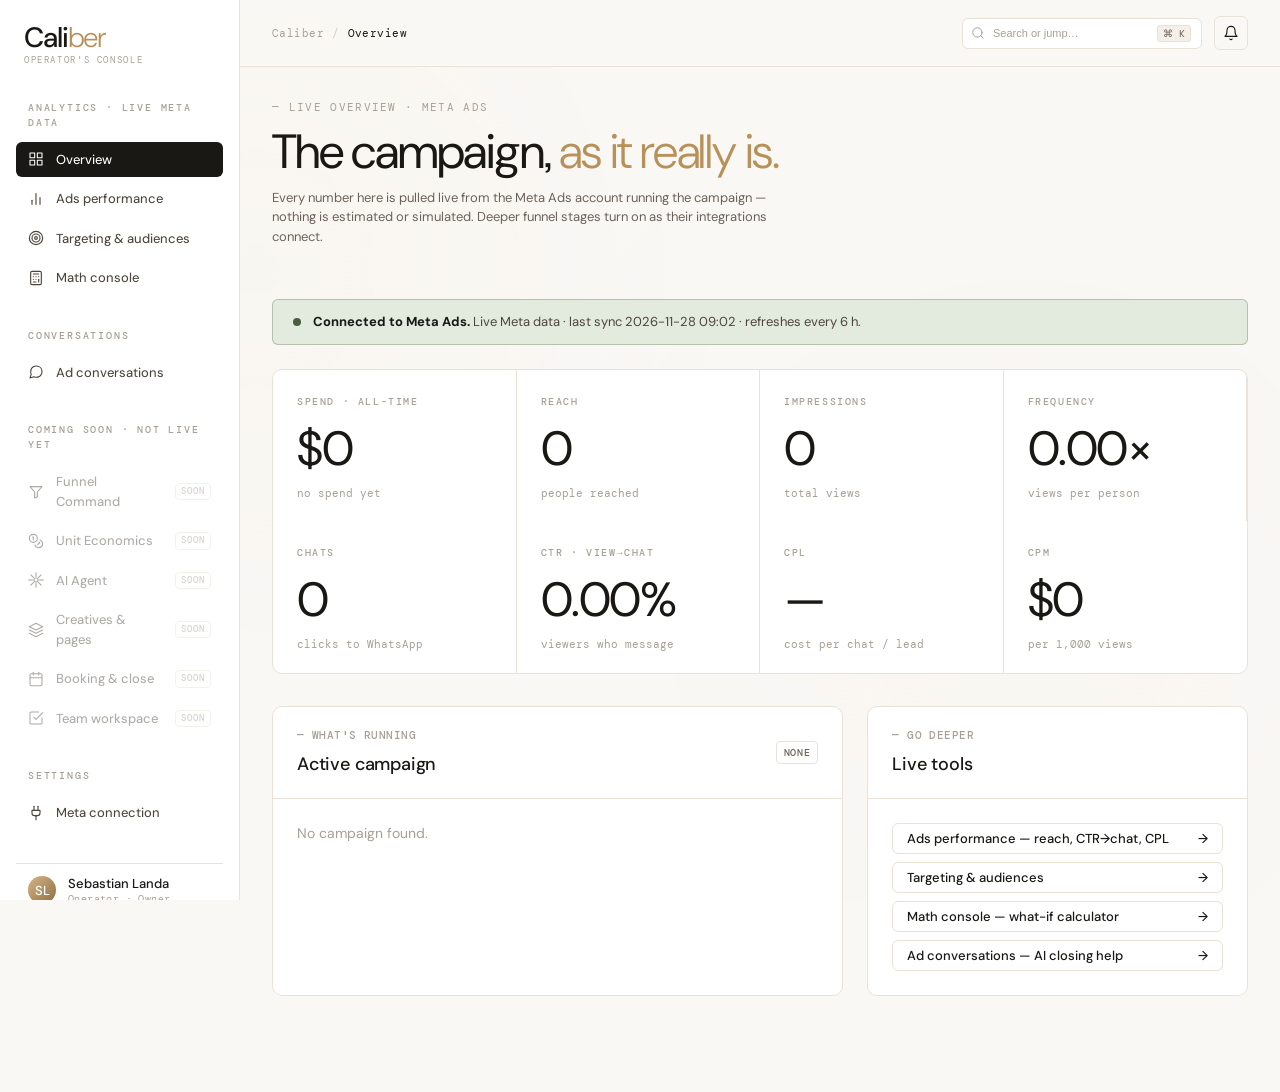
<file: index.html>
<!DOCTYPE html>
<html lang="en">
<head>
<meta charset="UTF-8" />
  <meta name="robots" content="noindex, nofollow">
<meta name="viewport" content="width=device-width, initial-scale=1.0" />
<meta name="caliber-page" content="dashboard|Overview" />
<title>Caliber · Overview</title>
<link rel="preconnect" href="https://fonts.googleapis.com">
<link rel="preconnect" href="https://fonts.gstatic.com" crossorigin>
<link rel="preload" as="style" href="https://fonts.googleapis.com/css2?family=DM+Sans:ital,opsz,wght@0,9..40,100..1000;1,9..40,100..1000&family=DM+Mono:ital,wght@0,300;0,400;0,500;1,300;1,400;1,500&display=swap">
<link rel="stylesheet" href="https://fonts.googleapis.com/css2?family=DM+Sans:ital,opsz,wght@0,9..40,100..1000;1,9..40,100..1000&family=DM+Mono:ital,wght@0,300;0,400;0,500;1,300;1,400;1,500&display=swap" media="print" onload="this.media='all'">
<noscript><link rel="stylesheet" href="https://fonts.googleapis.com/css2?family=DM+Sans:ital,opsz,wght@0,9..40,100..1000;1,9..40,100..1000&family=DM+Mono:ital,wght@0,300;0,400;0,500;1,300;1,400;1,500&display=swap"></noscript>
<link rel="stylesheet" href="assets/tokens.css">
<link rel="stylesheet" href="assets/styles.css">
</head>
<body>
<div id="page-content">
<main class="content">

  <div class="page-header reveal">
    <div>
      <div class="page-header__num">— LIVE OVERVIEW · META ADS</div>
      <h1 class="page-header__title">The campaign, <em>as it really is.</em></h1>
      <p class="page-header__sub">
        Every number here is pulled live from the Meta Ads account running the campaign — nothing is estimated or simulated.
        Deeper funnel stages turn on as their integrations connect.
      </p>
    </div>
  </div>

  <!-- Connection state -->
  <div class="conn-banner reveal reveal-1">
    <span class="conn-banner__dot"></span>
    <span class="conn-banner__text">Connecting to Meta…</span>
  </div>

  <!-- Live KPIs -->
  <section class="kpi-grid reveal reveal-1" id="kpiGrid"></section>

  <!-- Active campaign + tools -->
  <div class="grid-split" style="margin-top:var(--s-8)">
    <section class="card reveal reveal-2">
      <header class="card__header">
        <div>
          <div class="eyebrow-num">— WHAT'S RUNNING</div>
          <h2 class="card__title mt-2">Active campaign</h2>
        </div>
        <span class="tag tag--ghost" id="campTag">—</span>
      </header>
      <div class="card__body" id="campBody"></div>
    </section>

    <section class="card reveal reveal-3">
      <header class="card__header">
        <div>
          <div class="eyebrow-num">— GO DEEPER</div>
          <h2 class="card__title mt-2">Live tools</h2>
        </div>
      </header>
      <div class="card__body">
        <div style="display:flex;flex-direction:column;gap:var(--s-2)">
          <a class="btn btn--ghost" href="ads-performance.html" style="justify-content:space-between">Ads performance — reach, CTR→chat, CPL <span aria-hidden="true">→</span></a>
          <a class="btn btn--ghost" href="targeting.html" style="justify-content:space-between">Targeting &amp; audiences <span aria-hidden="true">→</span></a>
          <a class="btn btn--ghost" href="math-console.html" style="justify-content:space-between">Math console — what-if calculator <span aria-hidden="true">→</span></a>
          <a class="btn btn--ghost" href="inbox.html" style="justify-content:space-between">Ad conversations — AI closing help <span aria-hidden="true">→</span></a>
        </div>
      </div>
    </section>
  </div>

  <div style="height:var(--s-16)"></div>
</main>
</div>

<script src="assets/data.js"></script>
<script src="assets/app.js"></script>
<script>
(async function () {
  const F = window.calFmt;
  const M = await window.loadMetaLive();

  if (!M) {
    ['kpiGrid','campBody'].forEach(id => { const el = document.getElementById(id); if (el) window.renderNotConnected(el); });
    const cb = document.querySelector('.conn-banner');
    if (cb) cb.querySelector('.conn-banner__text').innerHTML = '<strong>Not connected.</strong> Add the Meta token to go live.';
    return;
  }

  // Connection banner → connected
  const cb = document.querySelector('.conn-banner');
  if (cb) {
    cb.style.background = 'var(--success-tint)';
    cb.style.borderColor = 'rgba(74,93,63,0.3)';
    cb.querySelector('.conn-banner__dot').style.background = 'var(--success)';
    cb.querySelector('.conn-banner__text').innerHTML =
      `<strong>Connected to ${M.account.name}.</strong> Live Meta data · last sync ${M.account.syncedAt || '—'} · refreshes every 6 h.`;
  }

  // Pick the best window (30d if it has data, else all-time)
  const sel = window.pickWindow(M);
  const w = sel.win;
  const label = sel.isHistoric ? ' · all-time' : ' · last 30 days';
  const freq = (+w.frequency || 0).toFixed(2);

  const kpis = [
    { label: `Spend${label}`,   value: F.usdK(w.spend),          sub: w.from ? `${w.from} → ${w.to}` : 'no spend yet' },
    { label: 'Reach',           value: F.compact(w.reach),       sub: 'people reached' },
    { label: 'Impressions',     value: F.compact(w.impressions), sub: 'total views' },
    { label: 'Frequency',       value: freq + '×',               sub: 'views per person' },
    { label: 'Chats',           value: F.compact(w.chats || 0),  sub: (w.chatSrc === 'messaging' ? 'conversations from ads' : 'clicks to WhatsApp') },
    { label: 'CTR · view→chat', value: F.pct(w.ctrChat || 0),    sub: 'viewers who message' },
    { label: 'CPL',             value: w.cpl != null ? F.usd(w.cpl) : '—', sub: 'cost per chat / lead' },
    { label: 'CPM',             value: F.usd(w.cpm),             sub: 'per 1,000 views' }
  ];
  document.getElementById('kpiGrid').innerHTML = kpis.map(k => `
    <div class="kpi">
      <div class="kpi__label">${k.label}</div>
      <div class="kpi__value">${k.value}</div>
      <div class="kpi__delta kpi__delta--flat">${k.sub}</div>
    </div>`).join('');

  // Active campaign
  const camps = (M.campaigns || []);
  const active = camps.filter(c => c.status === 'ACTIVE');
  const ads = (M.ads || []);
  const tag = document.getElementById('campTag');
  if (active.length) {
    tag.className = 'tag tag--success';
    tag.textContent = `● ${active.length} active`;
  } else {
    tag.className = 'tag tag--ghost';
    tag.textContent = camps.length ? 'paused' : 'none';
  }
  const c = active[0] || camps[0];
  document.getElementById('campBody').innerHTML = c ? `
    <div style="font-weight:600;font-size:var(--text-lg)">${c.name}</div>
    <div class="mono text-xs text-quiet mt-2">${(c.objective || '').replace('OUTCOME_','')} · ${ads.length} ad(s)</div>
    <div class="mt-4" style="display:grid;grid-template-columns:repeat(3,1fr);gap:var(--s-3)">
      <div><div class="mono text-xs text-quiet">Spend</div><div style="font-weight:600">${F.usd(c.spend)}</div></div>
      <div><div class="mono text-xs text-quiet">Reach</div><div style="font-weight:600">${F.compact(c.reach)}</div></div>
      <div><div class="mono text-xs text-quiet">Chats</div><div style="font-weight:600">${F.compact(c.chats || 0)}</div></div>
    </div>
    ${(w.spend === 0)
      ? `<div class="mono text-xs mt-4" style="padding:var(--s-3);background:var(--gold-tint);border:1px solid var(--gold-soft);border-radius:var(--radius);color:var(--gold-deep)">Campaign is <strong>Active</strong> but Meta reports <strong>$0 spend / 0 impressions</strong> — it hasn't started delivering yet. Numbers fill in automatically once it spends.</div>`
      : ''}
  ` : `<div class="text-quiet">No campaign found.</div>`;
})();
</script>
</body>
</html>
</file>
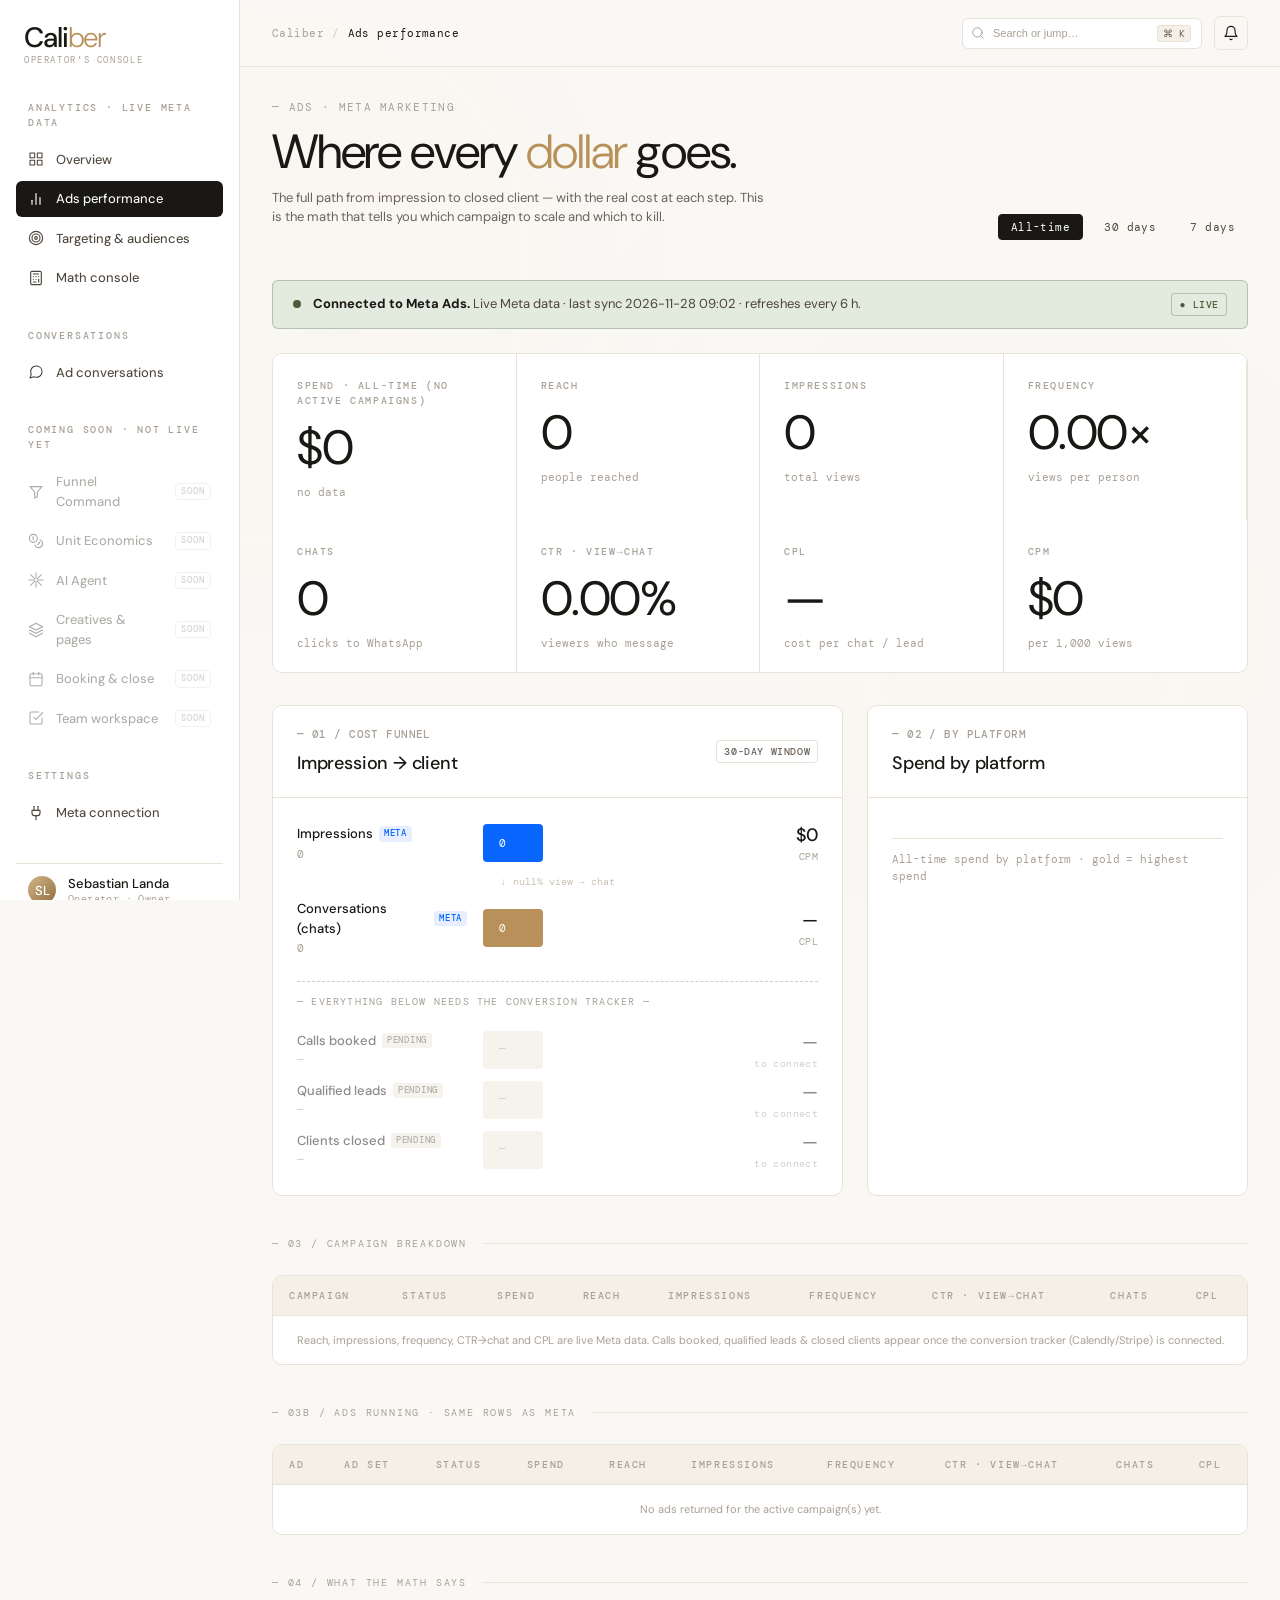
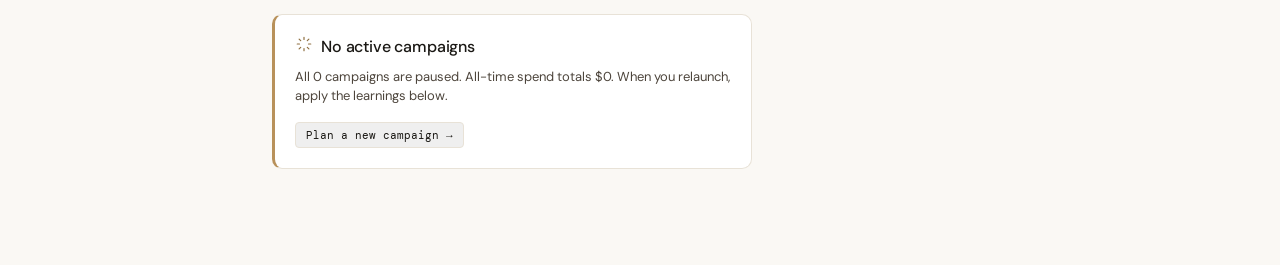
<file: ads-performance.html>
<!DOCTYPE html>
<html lang="en">
<head>
<meta charset="UTF-8" />
  <meta name="robots" content="noindex, nofollow">
<meta name="viewport" content="width=device-width, initial-scale=1.0" />
<meta name="caliber-page" content="ads-performance|Ads performance" />
<title>Caliber · Ads Performance</title>
<link rel="preconnect" href="https://fonts.googleapis.com">
<link rel="preconnect" href="https://fonts.gstatic.com" crossorigin>
<link rel="preload" as="style" href="https://fonts.googleapis.com/css2?family=DM+Sans:ital,opsz,wght@0,9..40,100..1000;1,9..40,100..1000&family=DM+Mono:ital,wght@0,300;0,400;0,500;1,300;1,400;1,500&display=swap">
<link rel="stylesheet" href="https://fonts.googleapis.com/css2?family=DM+Sans:ital,opsz,wght@0,9..40,100..1000;1,9..40,100..1000&family=DM+Mono:ital,wght@0,300;0,400;0,500;1,300;1,400;1,500&display=swap" media="print" onload="this.media='all'">
<noscript><link rel="stylesheet" href="https://fonts.googleapis.com/css2?family=DM+Sans:ital,opsz,wght@0,9..40,100..1000;1,9..40,100..1000&family=DM+Mono:ital,wght@0,300;0,400;0,500;1,300;1,400;1,500&display=swap"></noscript>
<link rel="stylesheet" href="assets/tokens.css">
<link rel="stylesheet" href="assets/styles.css">
</head>
<body>
<div id="page-content">
<main class="content">

  <div class="page-header reveal">
    <div>
      <div class="page-header__num">— ADS · META MARKETING</div>
      <h1 class="page-header__title">Where every <em>dollar</em> goes.</h1>
      <p class="page-header__sub">
        The full path from impression to closed client — with the real cost at each step.
        This is the math that tells you which campaign to scale and which to kill.
      </p>
    </div>
    <div class="flex gap-2">
      <button class="filter-chip filter-chip--active">Last 30d</button>
      <button class="filter-chip">Last 7d</button>
      <button class="filter-chip">Today</button>
    </div>
  </div>

  <!-- Connection state banner -->
  <div class="conn-banner reveal reveal-1">
    <span class="conn-banner__dot"></span>
    <span class="conn-banner__text"><strong>Demo data.</strong> Connect your Meta Ads account to replace every number below with live data — synced every 15 minutes.</span>
    <button class="btn btn--gold btn--sm conn-banner__cta" onclick="window.openMetaConnect && window.openMetaConnect()">Connect Meta Ads</button>
  </div>

  <!-- KPIs -->
  <section class="kpi-grid reveal reveal-1" id="adsKpis"></section>

  <!-- Cost funnel -->
  <div class="grid-split" style="margin-top:var(--s-8)">
    <section class="card reveal reveal-2">
      <header class="card__header">
        <div>
          <div class="eyebrow-num">— 01 / COST FUNNEL</div>
          <h2 class="card__title mt-2">Impression → client</h2>
        </div>
        <span class="tag tag--ghost">30-day window</span>
      </header>
      <div class="card__body">
        <div class="funnel" id="funnel"></div>
      </div>
    </section>

    <!-- Spend trend -->
    <section class="card reveal reveal-3">
      <header class="card__header">
        <div>
          <div class="eyebrow-num">— 02 / BY PLATFORM</div>
          <h2 class="card__title mt-2">Spend by platform</h2>
        </div>
      </header>
      <div class="card__body">
        <div id="spendChart"></div>
      </div>
    </section>
  </div>

  <!-- Campaign comparison -->
  <div class="divider-label">
    <span class="divider-label__text">— 03 / Campaign breakdown</span>
    <span class="divider-label__line"></span>
  </div>

  <section class="card reveal reveal-4">
    <div class="card__body" style="padding:0;overflow-x:auto">
      <table class="table">
        <thead>
          <tr>
            <th>Campaign</th>
            <th>Status</th>
            <th>Spend</th>
            <th>Reach</th>
            <th>Impressions</th>
            <th>Frequency</th>
            <th>CTR · view→chat</th>
            <th>Chats</th>
            <th>CPL</th>
          </tr>
        </thead>
        <tbody id="campaignRows"></tbody>
      </table>
    </div>
  </section>

  <!-- Ads running (mirrors Meta's "Anuncios" view · 1 row per ad) -->
  <div class="divider-label">
    <span class="divider-label__text">— 03b / Ads running · same rows as Meta</span>
    <span class="divider-label__line"></span>
  </div>

  <section class="card reveal reveal-4">
    <div class="card__body" style="padding:0;overflow-x:auto">
      <table class="table">
        <thead>
          <tr>
            <th>Ad</th>
            <th>Ad set</th>
            <th>Status</th>
            <th>Spend</th>
            <th>Reach</th>
            <th>Impressions</th>
            <th>Frequency</th>
            <th>CTR · view→chat</th>
            <th>Chats</th>
            <th>CPL</th>
          </tr>
        </thead>
        <tbody id="adRows"></tbody>
      </table>
    </div>
  </section>

  <!-- Insights -->
  <div class="divider-label">
    <span class="divider-label__text">— 04 / What the math says</span>
    <span class="divider-label__line"></span>
  </div>

  <section class="insight-grid reveal reveal-5" id="insights"></section>

  <div style="height:var(--s-16)"></div>
</main>
</div>

<script src="assets/data.js"></script>
<script src="assets/app.js"></script>
<script>
(async function () {
  const F = window.calFmt;
  const M = await window.loadMetaLive();

  // Not connected → empty states everywhere
  if (!M) {
    ['adsKpis','funnel','spendChart','campaignRows','adRows','insights'].forEach(id => {
      const el = document.getElementById(id);
      if (el) window.renderNotConnected(el);
    });
    const cb = document.querySelector('.conn-banner');
    if (cb) cb.style.display = 'none';
    return;
  }

  // Connection banner → connected state
  const cb = document.querySelector('.conn-banner');
  if (cb) {
    cb.style.background = 'var(--success-tint)';
    cb.style.borderColor = 'rgba(74,93,63,0.3)';
    cb.querySelector('.conn-banner__dot').style.background = 'var(--success)';
    cb.querySelector('.conn-banner__text').innerHTML =
      `<strong>Connected to ${M.account.name}.</strong> Live Meta data · last sync ${M.account.syncedAt || '—'} · refreshes every 6 h.`;
    cb.querySelector('.conn-banner__cta').outerHTML =
      `<span class="conn-banner__cta tag tag--success">● Live</span>`;
  }

  // Pick window (30d if it has data, else full history)
  const sel = window.pickWindow(M);
  let win = sel.win;
  const histNote = sel.isHistoric ? ' · all-time (no active campaigns)' : ' · last 30 days';

  // ── KPIs (only metrics Meta actually provides) ──
  function renderKpis(w, label) {
    const freq = (+w.frequency || 0).toFixed(2);
    const kpis = [
      { label: `Spend${label}`,    value: F.usdK(w.spend),          sub: w.from ? `${w.from} → ${w.to}` : 'no data' },
      { label: 'Reach',            value: F.compact(w.reach),       sub: 'people reached' },
      { label: 'Impressions',      value: F.compact(w.impressions), sub: 'total views' },
      { label: 'Frequency',        value: freq + '×',               sub: 'views per person' },
      { label: 'Chats',            value: F.compact(w.chats || 0),  sub: (w.chatSrc === 'messaging' ? 'conversations started' : 'clicks to WhatsApp') },
      { label: 'CTR · view→chat',  value: F.pct(w.ctrChat || 0),    sub: 'viewers who message' },
      { label: 'CPL',              value: w.cpl != null ? F.usd(w.cpl) : '—', sub: 'cost per chat / lead' },
      { label: 'CPM',              value: F.usd(w.cpm),             sub: 'per 1,000 views' }
    ];
    document.getElementById('adsKpis').innerHTML = kpis.map(k => `
      <div class="kpi">
        <div class="kpi__label">${k.label}</div>
        <div class="kpi__value">${k.value}</div>
        <div class="kpi__delta kpi__delta--flat">${k.sub}</div>
      </div>`).join('');
  }
  renderKpis(win, histNote);

  // ── Funnel: real (impressions→clicks) + tracker-pending stages ──
  function renderFunnel(w) {
    const realRows = [
      { label: 'Impressions', value: w.impressions, costVal: F.usd(w.cpm), costLbl: 'CPM', color: '#0866FF' },
      { label: 'Conversations (chats)', value: w.chats || 0, costVal: (w.cpl != null ? F.usd(w.cpl) : '—'), costLbl: 'CPL', color: '#B8915A' },
    ];
    const pending = ['Calls booked', 'Qualified leads', 'Clients closed'];
    const maxVal = Math.max(realRows[0].value, 1);
    let html = realRows.map((f, i) => {
      const widthPct = Math.max(10, (f.value / maxVal) * 100);
      const conv = i > 0 && realRows[i - 1].value ? ((f.value / realRows[i - 1].value) * 100).toFixed(2) : null;
      return `
        ${i > 0 ? `<div class="funnel-row__drop">↓ ${conv}% view → chat</div>` : ''}
        <div class="funnel-row">
          <div class="funnel-row__label">
            <div class="funnel-row__stage">${f.label}
              <span class="funnel-meta-tag funnel-meta-tag--api">Meta</span>
            </div>
            <div class="funnel-row__count">${F.compact(f.value)}</div>
          </div>
          <div class="funnel-row__bar-wrap">
            <div class="funnel-row__bar" style="width:${widthPct}%;background:${f.color}">${F.compact(f.value)}</div>
          </div>
          <div class="funnel-row__cost">
            <div class="funnel-row__cost-val">${f.costVal}</div>
            <div class="funnel-row__cost-lbl">${f.costLbl}</div>
          </div>
        </div>`;
    }).join('');
    html += `<div style="margin:var(--s-4) 0 var(--s-3);padding-top:var(--s-3);border-top:1px dashed var(--line-strong);font-family:var(--font-mono);font-size:10px;letter-spacing:0.12em;text-transform:uppercase;color:var(--ink-quiet)">— everything below needs the conversion tracker —</div>`;
    html += pending.map(label => `
      <div class="funnel-row" style="opacity:0.5">
        <div class="funnel-row__label">
          <div class="funnel-row__stage">${label}
            <span class="funnel-meta-tag funnel-meta-tag--calc">pending</span>
          </div>
          <div class="funnel-row__count">—</div>
        </div>
        <div class="funnel-row__bar-wrap">
          <div class="funnel-row__bar" style="width:14%;background:var(--surface-3);color:var(--ink-quiet)">—</div>
        </div>
        <div class="funnel-row__cost"><div class="funnel-row__cost-val">—</div><div class="funnel-row__cost-lbl">to connect</div></div>
      </div>`).join('');
    document.getElementById('funnel').innerHTML = html;
  }
  renderFunnel(win);

  // ── Window selector (wire the header chips) ──
  const chips = document.querySelectorAll('.page-header .filter-chip');
  const map = [
    { el: chips[0], key: 'maximum',  label: ' · all-time' },
    { el: chips[1], key: 'last_30d', label: ' · last 30 days' },
    { el: chips[2], key: 'last_7d',  label: ' · last 7 days' }
  ];
  // relabel chips
  if (chips[0]) chips[0].textContent = 'All-time';
  if (chips[1]) chips[1].textContent = '30 days';
  if (chips[2]) chips[2].textContent = '7 days';
  // set active to the picked window
  chips.forEach(c => c.classList.remove('filter-chip--active'));
  (map.find(m => m.key === sel.key) || map[0]).el.classList.add('filter-chip--active');
  map.forEach(m => m.el && m.el.addEventListener('click', () => {
    chips.forEach(c => c.classList.remove('filter-chip--active'));
    m.el.classList.add('filter-chip--active');
    const w = M.windows[m.key] || {};
    renderKpis(w, m.label);
    renderFunnel(w);
  }));

  // ── Spend by placement (replaces the old daily chart) ──
  const pl = (M.breakdowns.placement || []).filter(p => p.spend > 0).sort((a, b) => b.spend - a.spend);
  const maxPlSpend = Math.max(...pl.map(p => p.spend), 1);
  document.getElementById('spendChart').innerHTML = `
    <div style="display:flex;flex-direction:column;gap:var(--s-3)">
      ${pl.map(p => `
        <div class="bd-row" style="grid-template-columns:120px 1fr 90px">
          <div class="bd-row__label" style="text-transform:capitalize">${p.key.replace('_', ' ')}</div>
          <div class="bd-row__track"><div class="bd-row__fill${p.key === pl[0].key ? ' bd-row__fill--gold' : ''}" style="width:${(p.spend / maxPlSpend) * 100}%"></div></div>
          <div class="bd-row__val">${F.usdK(p.spend)} · ${F.pct(p.ctr)}</div>
        </div>`).join('')}
    </div>
    <div class="mono text-xs text-quiet mt-4" style="padding-top:var(--s-3);border-top:1px solid var(--line)">All-time spend by platform · gold = highest spend</div>
  `;

  // ── Campaign table (real data) ──
  const statusTag = (s) => s === 'ACTIVE'
    ? '<span class="tag tag--success">Active</span>'
    : '<span class="tag tag--ghost">Paused</span>';
  const cls = (val, good, warn, lowerBetter = true) => {
    if (val == null) return '';
    if (lowerBetter) return val <= good ? 'metric--good' : val <= warn ? '' : 'metric--bad';
    return val >= good ? 'metric--good' : val >= warn ? '' : 'metric--bad';
  };
  const camps = (M.campaigns || []).slice().sort((a, b) => b.spend - a.spend);
  document.getElementById('campaignRows').innerHTML = camps.map(c => `
    <tr>
      <td>
        <div class="flex items-center gap-2">
          <strong style="font-weight:500">${c.name.length > 38 ? c.name.slice(0, 38) + '…' : c.name}</strong>
        </div>
        <div class="mono text-xs text-quiet" style="margin-top:2px">${(c.objective || '').replace('OUTCOME_', '')}</div>
      </td>
      <td>${statusTag(c.status)}</td>
      <td class="metric">${F.usd(c.spend)}</td>
      <td class="metric">${F.compact(c.reach)}</td>
      <td class="metric">${F.compact(c.impressions)}</td>
      <td class="metric">${(+c.frequency || 0).toFixed(2)}×</td>
      <td class="metric">${F.pct(c.ctrChat || 0)}</td>
      <td class="metric">${F.compact(c.chats || 0)}</td>
      <td class="metric ${c.cpl != null ? '' : 'text-quiet'}">${c.cpl != null ? F.usd(c.cpl) : '—'}</td>
    </tr>
  `).join('') + `
    <tr><td colspan="9" style="text-align:center;padding:var(--s-4);color:var(--ink-quiet);font-size:var(--text-xs)">
      Reach, impressions, frequency, CTR→chat and CPL are live Meta data. Calls booked, qualified leads &amp; closed clients appear once the conversion tracker (Calendly/Stripe) is connected.
    </td></tr>`;

  // ── Ads table (mirrors Meta's "Anuncios" view · 1 row per ad) ──
  const adStatus = (s) => {
    const e = (s || '').toUpperCase();
    if (e === 'ACTIVE') return '<span class="tag tag--success">Active</span>';
    if (e.indexOf('REVIEW') !== -1 || e === 'IN_PROCESS' || e === 'PENDING') return '<span class="tag tag--ghost">In review</span>';
    if (e === 'DISAPPROVED' || e === 'WITH_ISSUES') return '<span class="tag tag--bad">Issue</span>';
    if (e.indexOf('PAUSED') !== -1) return '<span class="tag tag--ghost">Paused</span>';
    return `<span class="tag tag--ghost">${e ? e.replace(/_/g, ' ').toLowerCase() : '—'}</span>`;
  };
  const adsList = (M.ads || []).slice().sort((a, b) => (b.spend - a.spend) || String(a.name).localeCompare(String(b.name)));
  const adRowsEl = document.getElementById('adRows');
  if (adRowsEl) {
    adRowsEl.innerHTML = adsList.length ? adsList.map(a => `
      <tr>
        <td><strong style="font-weight:500">${(a.name || '').length > 40 ? a.name.slice(0, 40) + '…' : (a.name || '—')}</strong></td>
        <td class="text-quiet" style="font-size:var(--text-xs)">${a.adset || '—'}</td>
        <td>${adStatus(a.effective_status || a.status)}</td>
        <td class="metric">${F.usd(a.spend)}</td>
        <td class="metric">${F.compact(a.reach)}</td>
        <td class="metric">${F.compact(a.impressions)}</td>
        <td class="metric">${(+a.frequency || 0).toFixed(2)}×</td>
        <td class="metric">${F.pct(a.ctrChat || 0)}</td>
        <td class="metric">${F.compact(a.chats || 0)}</td>
        <td class="metric ${a.cpl != null ? '' : 'text-quiet'}">${a.cpl != null ? F.usd(a.cpl) : '—'}</td>
      </tr>`).join('') : `<tr><td colspan="10" style="text-align:center;padding:var(--s-4);color:var(--ink-quiet);font-size:var(--text-xs)">No ads returned for the active campaign(s) yet.</td></tr>`;
  }

  // ── Insights generated from REAL data ──
  const ins = [];
  const bd = M.breakdowns;
  // 1. No active campaigns
  const active = camps.filter(c => c.status === 'ACTIVE').length;
  if (active === 0) {
    ins.push({ tone: 'warn', title: 'No active campaigns', icon: 'sparkles',
      body: `All ${camps.length} campaigns are paused. All-time spend totals ${F.usdK(M.windows.maximum.spend)}. When you relaunch, apply the learnings below.`,
      action: 'Plan a new campaign' });
  }
  // 2. Best placement by CTR
  if (bd.placement && bd.placement.length) {
    const best = bd.placement.filter(p => p.impressions > 1000).sort((a, b) => b.ctr - a.ctr)[0];
    if (best) ins.push({ tone: 'good', title: `${best.key.replace('_',' ')} leads on CTR`, icon: 'arrowUp',
      body: `CTR of ${F.pct(best.ctr)} on ${best.key.replace('_',' ')} — ${best.ctr > 5 ? 'well above' : 'above'} the rest. Worth allocating more budget here in the next campaign.`,
      action: 'Prioritize this placement' });
  }
  // 3. Age insight
  if (bd.age && bd.age.length) {
    const byCtr = bd.age.slice().sort((a, b) => b.ctr - a.ctr);
    const bySpend = bd.age.slice().sort((a, b) => b.spend - a.spend);
    if (byCtr[0].key !== bySpend[0].key) {
      ins.push({ tone: 'bad', title: `Spend and performance don't match by age`, icon: 'arrowDown',
        body: `The ${bySpend[0].key} group gets the most spend, but ${byCtr[0].key} has the best CTR (${F.pct(byCtr[0].ctr)}). You're over-investing in the wrong segment.`,
        action: 'Rebalance ages' });
    }
  }
  // 4. Gender insight
  if (bd.gender && bd.gender.length >= 2) {
    const m = bd.gender.find(g => g.key === 'male'), f = bd.gender.find(g => g.key === 'female');
    if (m && f && f.ctr > m.ctr) {
      const fShare = (f.spend / (m.spend + f.spend) * 100).toFixed(0);
      ins.push({ tone: 'warn', title: 'Women convert better but get less spend', icon: 'sparkles',
        body: `Women's CTR ${F.pct(f.ctr)} vs men's ${F.pct(m.ctr)}, yet they only receive ${fShare}% of spend. There's room to rebalance.`,
        action: 'Increase budget to women' });
    }
  }
  const iconFor = { good: 'arrowUp', bad: 'arrowDown', warn: 'sparkles' };
  document.getElementById('insights').innerHTML = ins.map(i => `
    <div class="insight insight--${i.tone}">
      <div class="insight__head">
        <span class="insight__icon">${window.calIcon(iconFor[i.tone], 18)}</span>
        <span class="insight__title">${i.title}</span>
      </div>
      <div class="insight__body">${i.body}</div>
      <button class="insight__action" onclick="calToast('Suggested action — runs in Meta Ads Manager')">${i.action} →</button>
    </div>`).join('');
})();
</script>
</body>
</html>
</file>
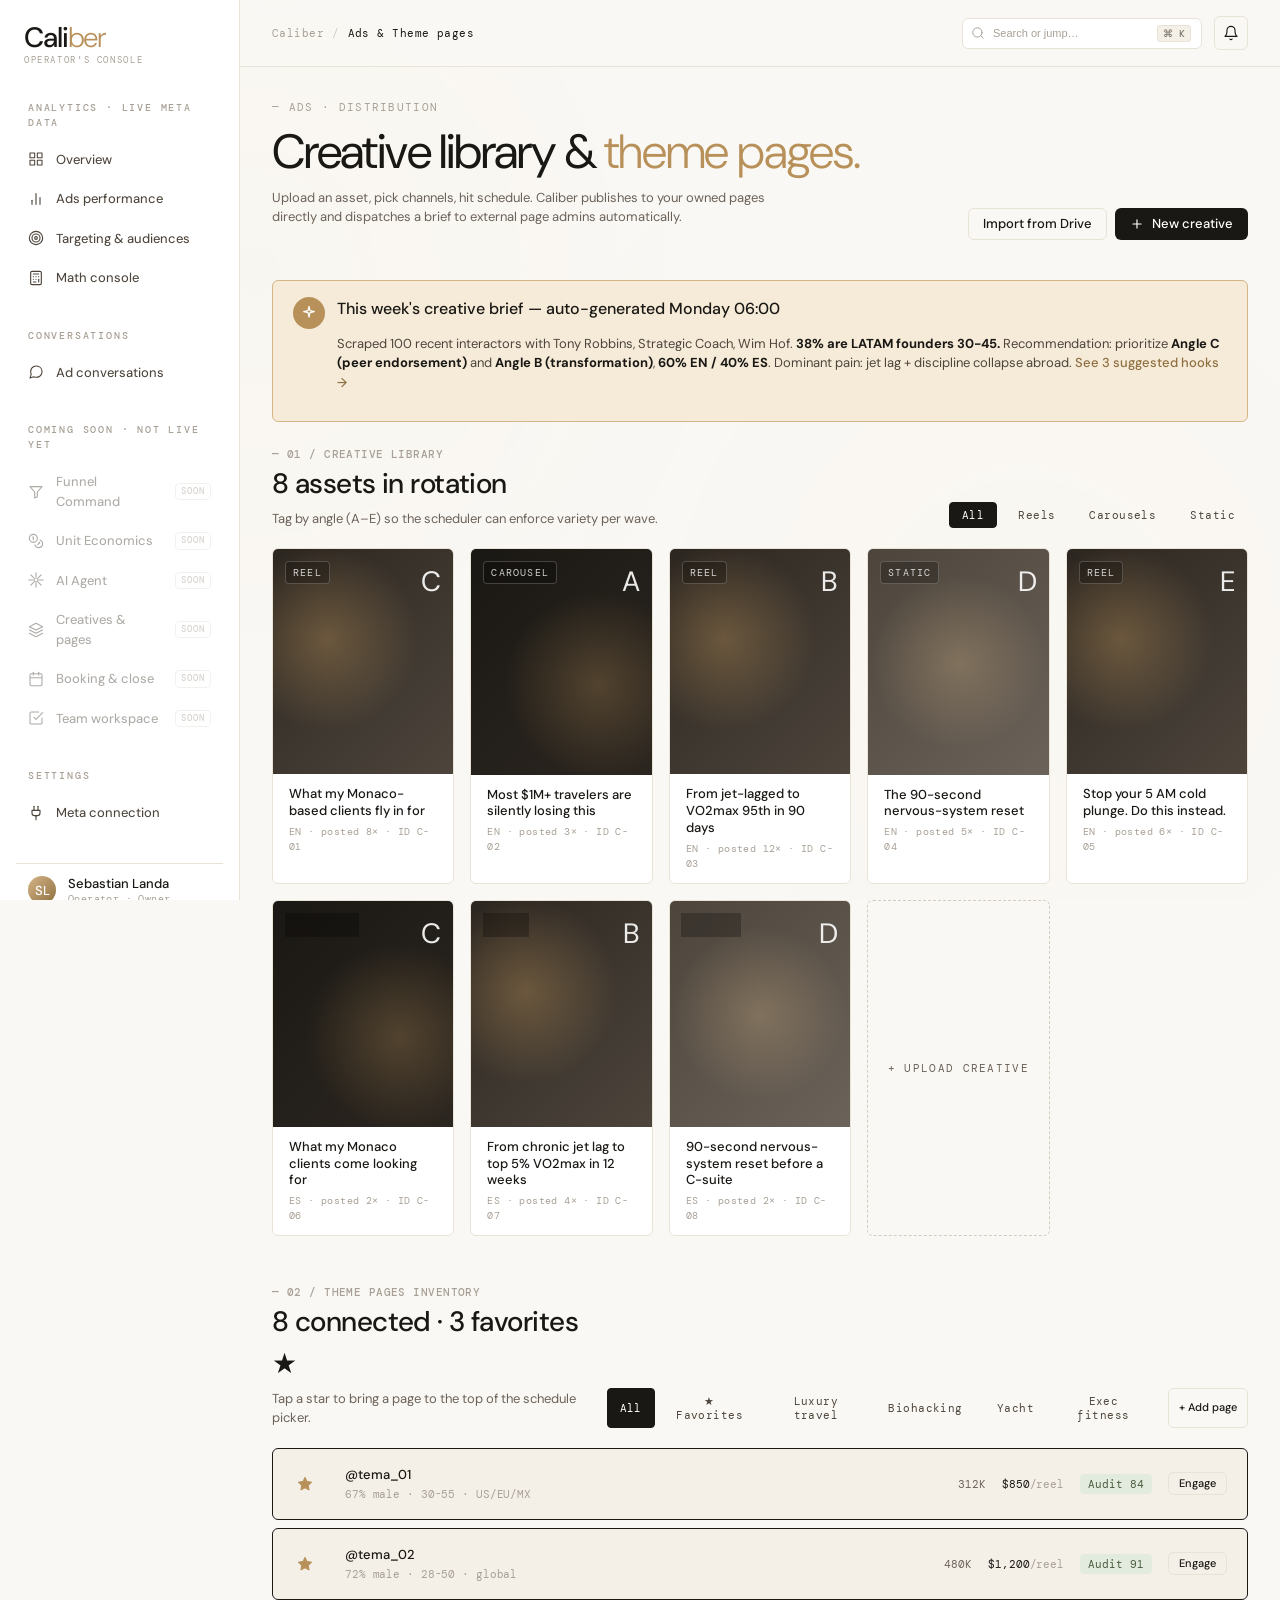
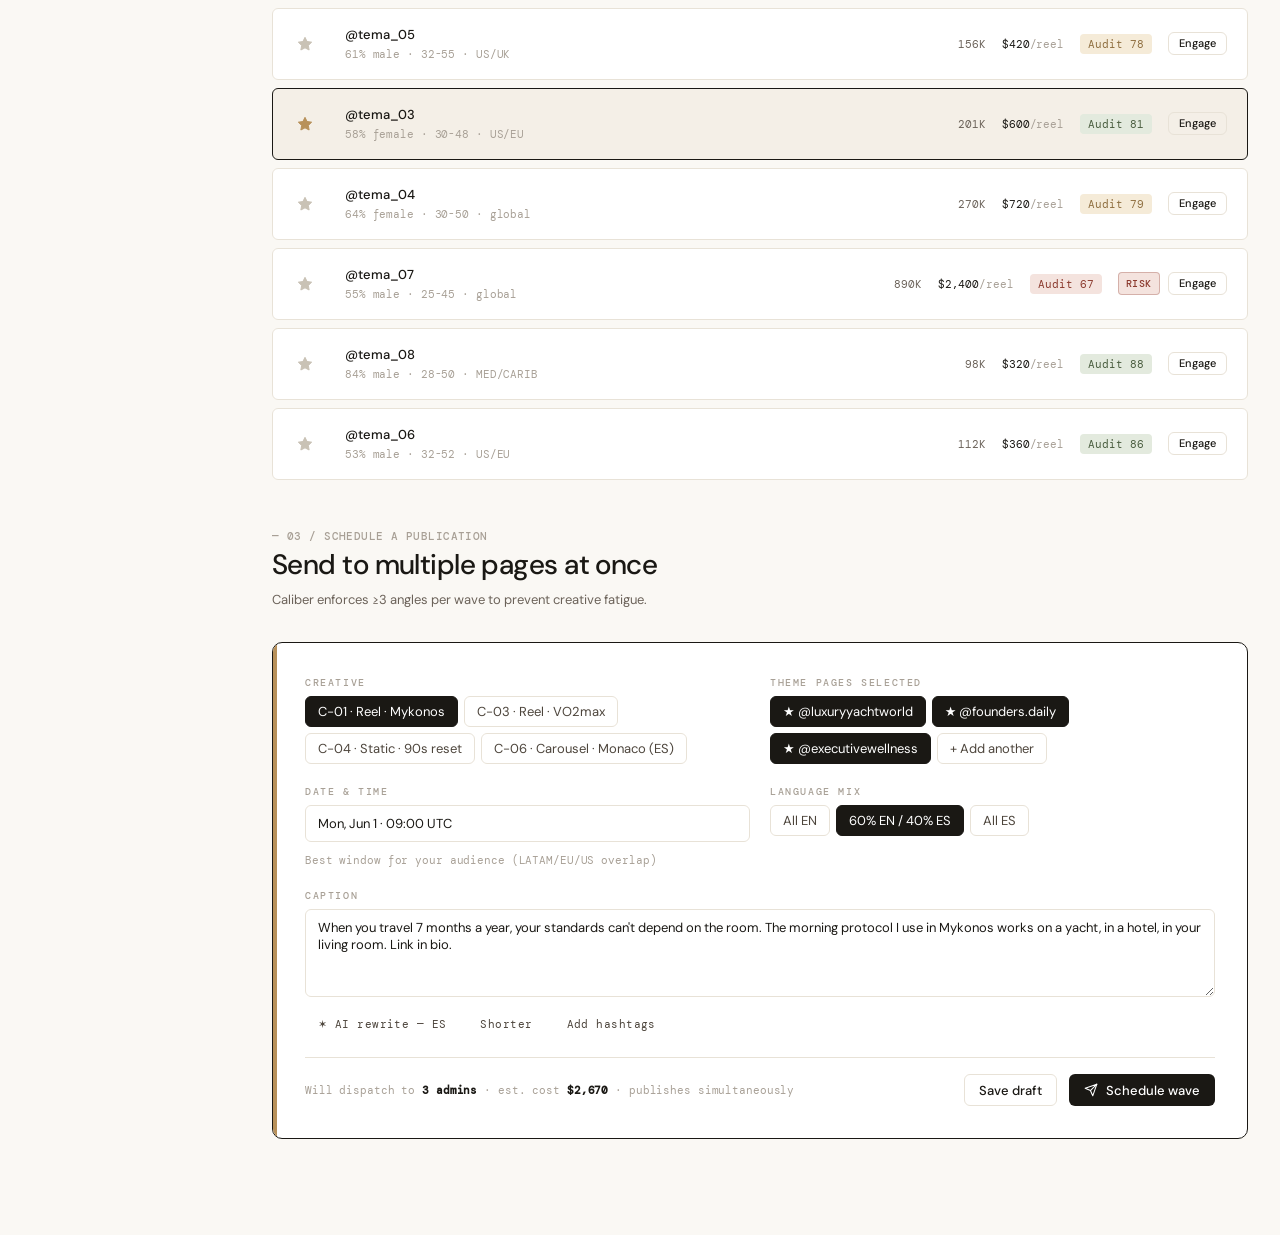
<file: ads.html>
<!DOCTYPE html>
<html lang="en">
<head>
<meta charset="UTF-8" />
  <meta name="robots" content="noindex, nofollow">
<meta name="viewport" content="width=device-width, initial-scale=1.0" />
<meta name="caliber-page" content="ads|Ads & Theme pages" />
<title>Caliber · Ads & Theme Pages</title>
<link rel="preconnect" href="https://fonts.googleapis.com">
<link rel="preconnect" href="https://fonts.gstatic.com" crossorigin>
<link rel="preload" as="style" href="https://fonts.googleapis.com/css2?family=DM+Sans:ital,opsz,wght@0,9..40,100..1000;1,9..40,100..1000&family=DM+Mono:ital,wght@0,300;0,400;0,500;1,300;1,400;1,500&display=swap">
<link rel="stylesheet" href="https://fonts.googleapis.com/css2?family=DM+Sans:ital,opsz,wght@0,9..40,100..1000;1,9..40,100..1000&family=DM+Mono:ital,wght@0,300;0,400;0,500;1,300;1,400;1,500&display=swap" media="print" onload="this.media='all'">
<noscript><link rel="stylesheet" href="https://fonts.googleapis.com/css2?family=DM+Sans:ital,opsz,wght@0,9..40,100..1000;1,9..40,100..1000&family=DM+Mono:ital,wght@0,300;0,400;0,500;1,300;1,400;1,500&display=swap"></noscript>
<link rel="stylesheet" href="assets/tokens.css">
<link rel="stylesheet" href="assets/styles.css">
<style>
  .section-head {
    display: flex;
    align-items: end;
    justify-content: space-between;
    margin-bottom: var(--s-5);
    gap: var(--s-4);
  }
  .section-head__title {
    font-family: var(--font-display);
    font-size: var(--text-2xl);
    font-weight: 500;
    letter-spacing: -0.02em;
    margin: 0;
  }
  .section-head__sub { font-size: var(--text-sm); color: var(--ink-mute); margin-top: 4px; }

  .schedule-card {
    background: var(--surface);
    border: 1px solid var(--ink);
    border-radius: var(--r-lg);
    padding: var(--s-8);
    margin-top: var(--s-8);
    position: relative;
    overflow: hidden;
  }

  .schedule-card::before {
    content: "";
    position: absolute;
    top: 0;
    left: 0;
    width: 4px;
    height: 100%;
    background: var(--gold);
  }

  .schedule-form {
    display: grid;
    grid-template-columns: 1fr 1fr;
    gap: var(--s-5);
  }

  .form-field { display: flex; flex-direction: column; gap: 6px; }

  .form-field__label {
    font-family: var(--font-mono);
    font-size: 10px;
    letter-spacing: 0.16em;
    text-transform: uppercase;
    color: var(--ink-quiet);
    font-weight: 500;
  }

  .pill-pick {
    display: flex;
    flex-wrap: wrap;
    gap: 6px;
  }

  .pill-pick__opt {
    padding: 6px 12px;
    border: 1px solid var(--line);
    border-radius: var(--r-md);
    font-size: var(--text-sm);
    font-family: var(--font-body);
    background: var(--surface);
    color: var(--ink-soft);
    cursor: pointer;
    transition: all var(--dur-fast);
  }

  .pill-pick__opt:hover { border-color: var(--ink); }
  .pill-pick__opt--active { background: var(--ink); color: var(--surface); border-color: var(--ink); }

  .recommend-banner {
    background: var(--gold-tint);
    border: 1px solid var(--gold-soft);
    border-radius: var(--r-md);
    padding: var(--s-4) var(--s-5);
    margin-bottom: var(--s-6);
    display: flex;
    align-items: flex-start;
    gap: var(--s-3);
  }

  .recommend-banner__icon {
    width: 32px;
    height: 32px;
    border-radius: var(--r-full);
    background: var(--gold);
    color: var(--surface);
    display: flex;
    align-items: center;
    justify-content: center;
    flex-shrink: 0;
  }

  .recommend-banner__title {
    font-family: var(--font-display);
    font-size: var(--text-md);
    font-weight: 500;
    margin: 0 0 4px;
  }

  .recommend-banner__body { font-size: var(--text-sm); color: var(--ink-soft); line-height: 1.5; }
  .recommend-banner__body strong { color: var(--ink); }

  /* Responsive */
  @media (max-width: 768px) {
    .schedule-form { grid-template-columns: 1fr; }
    .schedule-card { padding: var(--s-5); }
    .section-head { flex-direction: column; align-items: flex-start; gap: var(--s-3); }
    .tpage-card { grid-template-columns: 32px 1fr auto; gap: var(--s-2) var(--s-3); }
    .tpage-card__followers, .tpage-card__price, .tpage-card__audit { grid-column: 2 / -1; font-size: 11px; }
    .recommend-banner { flex-direction: column; }
  }
</style>
</head>
<body>
<div id="page-content">
<main class="content">

  <div class="page-header reveal">
    <div>
      <div class="page-header__num">— ADS · DISTRIBUTION</div>
      <h1 class="page-header__title">Creative library &amp; <em>theme pages.</em></h1>
      <p class="page-header__sub">
        Upload an asset, pick channels, hit schedule. Caliber publishes to your owned pages
        directly and dispatches a brief to external page admins automatically.
      </p>
    </div>
    <div class="flex gap-2">
      <button class="btn btn--ghost">Import from Drive</button>
      <button class="btn btn--primary"><svg width="14" height="14" viewBox="0 0 24 24" fill="none" stroke="currentColor" stroke-width="2" stroke-linecap="round" stroke-linejoin="round"><line x1="12" y1="5" x2="12" y2="19"/><line x1="5" y1="12" x2="19" y2="12"/></svg> New creative</button>
    </div>
  </div>

  <!-- Weekly brief from lead-scraping ─────── -->
  <section class="recommend-banner reveal reveal-1">
    <div class="recommend-banner__icon">
      <svg width="16" height="16" viewBox="0 0 24 24" fill="none" stroke="currentColor" stroke-width="1.8" stroke-linecap="round" stroke-linejoin="round"><path d="M12 2L13.5 8.5L20 10L13.5 11.5L12 18L10.5 11.5L4 10L10.5 8.5L12 2Z"/></svg>
    </div>
    <div>
      <h3 class="recommend-banner__title">This week's creative brief — auto-generated Monday 06:00</h3>
      <p class="recommend-banner__body">
        Scraped 100 recent interactors with Tony Robbins, Strategic Coach, Wim Hof.
        <strong>38% are LATAM founders 30-45.</strong> Recommendation: prioritize
        <strong>Angle C (peer endorsement)</strong> and <strong>Angle B (transformation)</strong>,
        <strong>60% EN / 40% ES</strong>. Dominant pain: jet lag + discipline collapse abroad.
        <a href="#" style="color:var(--gold-deep);font-weight:500;text-decoration:none">See 3 suggested hooks →</a>
      </p>
    </div>
  </section>

  <!-- 01 · Creative library ───────────────── -->
  <div class="section-head reveal reveal-2">
    <div>
      <div class="eyebrow-num">— 01 / CREATIVE LIBRARY</div>
      <h2 class="section-head__title mt-2">8 assets in rotation</h2>
      <div class="section-head__sub">Tag by angle (A–E) so the scheduler can enforce variety per wave.</div>
    </div>
    <div class="flex gap-2">
      <button class="filter-chip filter-chip--active">All</button>
      <button class="filter-chip">Reels</button>
      <button class="filter-chip">Carousels</button>
      <button class="filter-chip">Static</button>
    </div>
  </div>

  <section class="creative-grid reveal reveal-3" id="creativeGrid"></section>

  <!-- 02 · Theme pages ────────────────────── -->
  <div class="section-head reveal reveal-3" style="margin-top:var(--s-12)">
    <div>
      <div class="eyebrow-num">— 02 / THEME PAGES INVENTORY</div>
      <h2 class="section-head__title mt-2">8 connected · 3 favorites ★</h2>
      <div class="section-head__sub">Tap a star to bring a page to the top of the schedule picker.</div>
    </div>
    <div class="flex gap-2">
      <button class="filter-chip filter-chip--active">All</button>
      <button class="filter-chip">★ Favorites</button>
      <button class="filter-chip">Luxury travel</button>
      <button class="filter-chip">Biohacking</button>
      <button class="filter-chip">Yacht</button>
      <button class="filter-chip">Exec fitness</button>
      <button class="btn btn--ghost btn--sm" style="margin-left:8px">+ Add page</button>
    </div>
  </div>

  <section style="display:flex;flex-direction:column;gap:8px" id="pageList"></section>

  <!-- 03 · Schedule a publication ────────── -->
  <div class="section-head reveal reveal-4" style="margin-top:var(--s-12)">
    <div>
      <div class="eyebrow-num">— 03 / SCHEDULE A PUBLICATION</div>
      <h2 class="section-head__title mt-2">Send to <em>multiple pages</em> at once</h2>
      <div class="section-head__sub">Caliber enforces ≥3 angles per wave to prevent creative fatigue.</div>
    </div>
  </div>

  <section class="schedule-card reveal reveal-5">
    <div class="schedule-form">
      <div class="form-field">
        <div class="form-field__label">Creative</div>
        <div class="pill-pick">
          <button class="pill-pick__opt pill-pick__opt--active">C-01 · Reel · Mykonos</button>
          <button class="pill-pick__opt">C-03 · Reel · VO2max</button>
          <button class="pill-pick__opt">C-04 · Static · 90s reset</button>
          <button class="pill-pick__opt">C-06 · Carousel · Monaco (ES)</button>
        </div>
      </div>

      <div class="form-field">
        <div class="form-field__label">Theme pages selected</div>
        <div class="pill-pick">
          <button class="pill-pick__opt pill-pick__opt--active">★ @luxuryyachtworld</button>
          <button class="pill-pick__opt pill-pick__opt--active">★ @founders.daily</button>
          <button class="pill-pick__opt pill-pick__opt--active">★ @executivewellness</button>
          <button class="pill-pick__opt">+ Add another</button>
        </div>
      </div>

      <div class="form-field">
        <div class="form-field__label">Date &amp; time</div>
        <input class="input" type="text" value="Mon, Jun 1 · 09:00 UTC" />
        <div class="mono text-xs text-quiet" style="margin-top:4px">Best window for your audience (LATAM/EU/US overlap)</div>
      </div>

      <div class="form-field">
        <div class="form-field__label">Language mix</div>
        <div class="pill-pick">
          <button class="pill-pick__opt">All EN</button>
          <button class="pill-pick__opt pill-pick__opt--active">60% EN / 40% ES</button>
          <button class="pill-pick__opt">All ES</button>
        </div>
      </div>

      <div class="form-field" style="grid-column:1 / -1">
        <div class="form-field__label">Caption</div>
        <textarea class="input" rows="4" placeholder="Caliber will adapt the caption per page admin's tone. Add your seed copy here…">When you travel 7 months a year, your standards can't depend on the room. The morning protocol I use in Mykonos works on a yacht, in a hotel, in your living room. Link in bio.</textarea>
        <div class="flex gap-2 mt-2">
          <button class="filter-chip">✶ AI rewrite — ES</button>
          <button class="filter-chip">Shorter</button>
          <button class="filter-chip">Add hashtags</button>
        </div>
      </div>

      <div style="grid-column:1 / -1;display:flex;justify-content:space-between;align-items:center;padding-top:var(--s-4);border-top:1px solid var(--line);">
        <div class="mono text-xs text-quiet">
          Will dispatch to <strong style="color:var(--ink)">3 admins</strong> · est. cost <strong style="color:var(--ink)">$2,670</strong> · publishes simultaneously
        </div>
        <div class="flex gap-3">
          <button class="btn btn--ghost">Save draft</button>
          <button class="btn btn--primary" onclick="calToast('Wave scheduled · 3 admins notified')"><svg width="14" height="14" viewBox="0 0 24 24" fill="none" stroke="currentColor" stroke-width="1.8" stroke-linecap="round" stroke-linejoin="round"><line x1="22" y1="2" x2="11" y2="13"/><polygon points="22 2 15 22 11 13 2 9 22 2"/></svg> Schedule wave</button>
        </div>
      </div>
    </div>
  </section>

  <div style="height:var(--s-16)"></div>
</main>
</div>

<script src="assets/data.js"></script>
<script src="assets/app.js"></script>
<script>
  const D = window.CALIBER_DATA;

  // Creatives grid
  document.getElementById('creativeGrid').innerHTML = D.creatives.map(c => `
    <div class="creative-tile">
      <div class="creative-tile__thumb creative-tile__thumb--${c.cls}">
        <span class="creative-tile__play">${c.format}</span>
        <span class="creative-tile__angle">${c.angle}</span>
      </div>
      <div style="padding:var(--s-3) var(--s-4)">
        <div class="creative-tile__hook">${c.hook}</div>
        <div class="creative-tile__stats">${c.lang} · posted ${c.posted}× · ID ${c.id}</div>
      </div>
    </div>
  `).join('') + `
    <div class="creative-tile creative-tile--add">+ Upload creative</div>
  `;

  // Theme pages
  document.getElementById('pageList').innerHTML = D.themePages.map(p => {
    const auditClass = p.audit >= 80 ? 'high' : p.audit >= 70 ? 'mid' : 'low';
    return `
      <div class="tpage-card ${p.fav ? 'tpage-card--selected' : ''}">
        <button class="tpage-card__star ${p.fav ? 'tpage-card__star--on' : ''}" onclick="this.classList.toggle('tpage-card__star--on');event.stopPropagation()">
          <svg width="16" height="16" viewBox="0 0 24 24" fill="currentColor" stroke="currentColor" stroke-width="1.5" stroke-linejoin="round"><polygon points="12 2 15.09 8.26 22 9.27 17 14.14 18.18 21.02 12 17.77 5.82 21.02 7 14.14 2 9.27 8.91 8.26 12 2"/></svg>
        </button>
        <div>
          <div class="tpage-card__handle">${p.handle}</div>
          <div class="mono text-xs text-quiet" style="margin-top:2px">${p.audience}</div>
        </div>
        <div class="tpage-card__followers">${p.followers}</div>
        <div class="tpage-card__price">${p.reel}<span class="text-quiet">/reel</span></div>
        <div class="tpage-card__audit tpage-card__audit--${auditClass}">Audit ${p.audit}</div>
        <div class="flex gap-2">
          ${p.risk ? '<span class="tag tag--danger">Risk</span>' : ''}
          <button class="btn btn--ghost btn--sm">Engage</button>
        </div>
      </div>
    `;
  }).join('');

  // Pill pick handlers
  document.querySelectorAll('.pill-pick').forEach(group => {
    const isMulti = group.children.length > 3 && group.previousElementSibling?.textContent.includes('Theme pages');
    group.addEventListener('click', e => {
      if (!e.target.classList.contains('pill-pick__opt')) return;
      if (isMulti) {
        e.target.classList.toggle('pill-pick__opt--active');
      } else {
        group.querySelectorAll('.pill-pick__opt').forEach(o => o.classList.remove('pill-pick__opt--active'));
        e.target.classList.add('pill-pick__opt--active');
      }
    });
  });
</script>
</body>
</html>
</file>
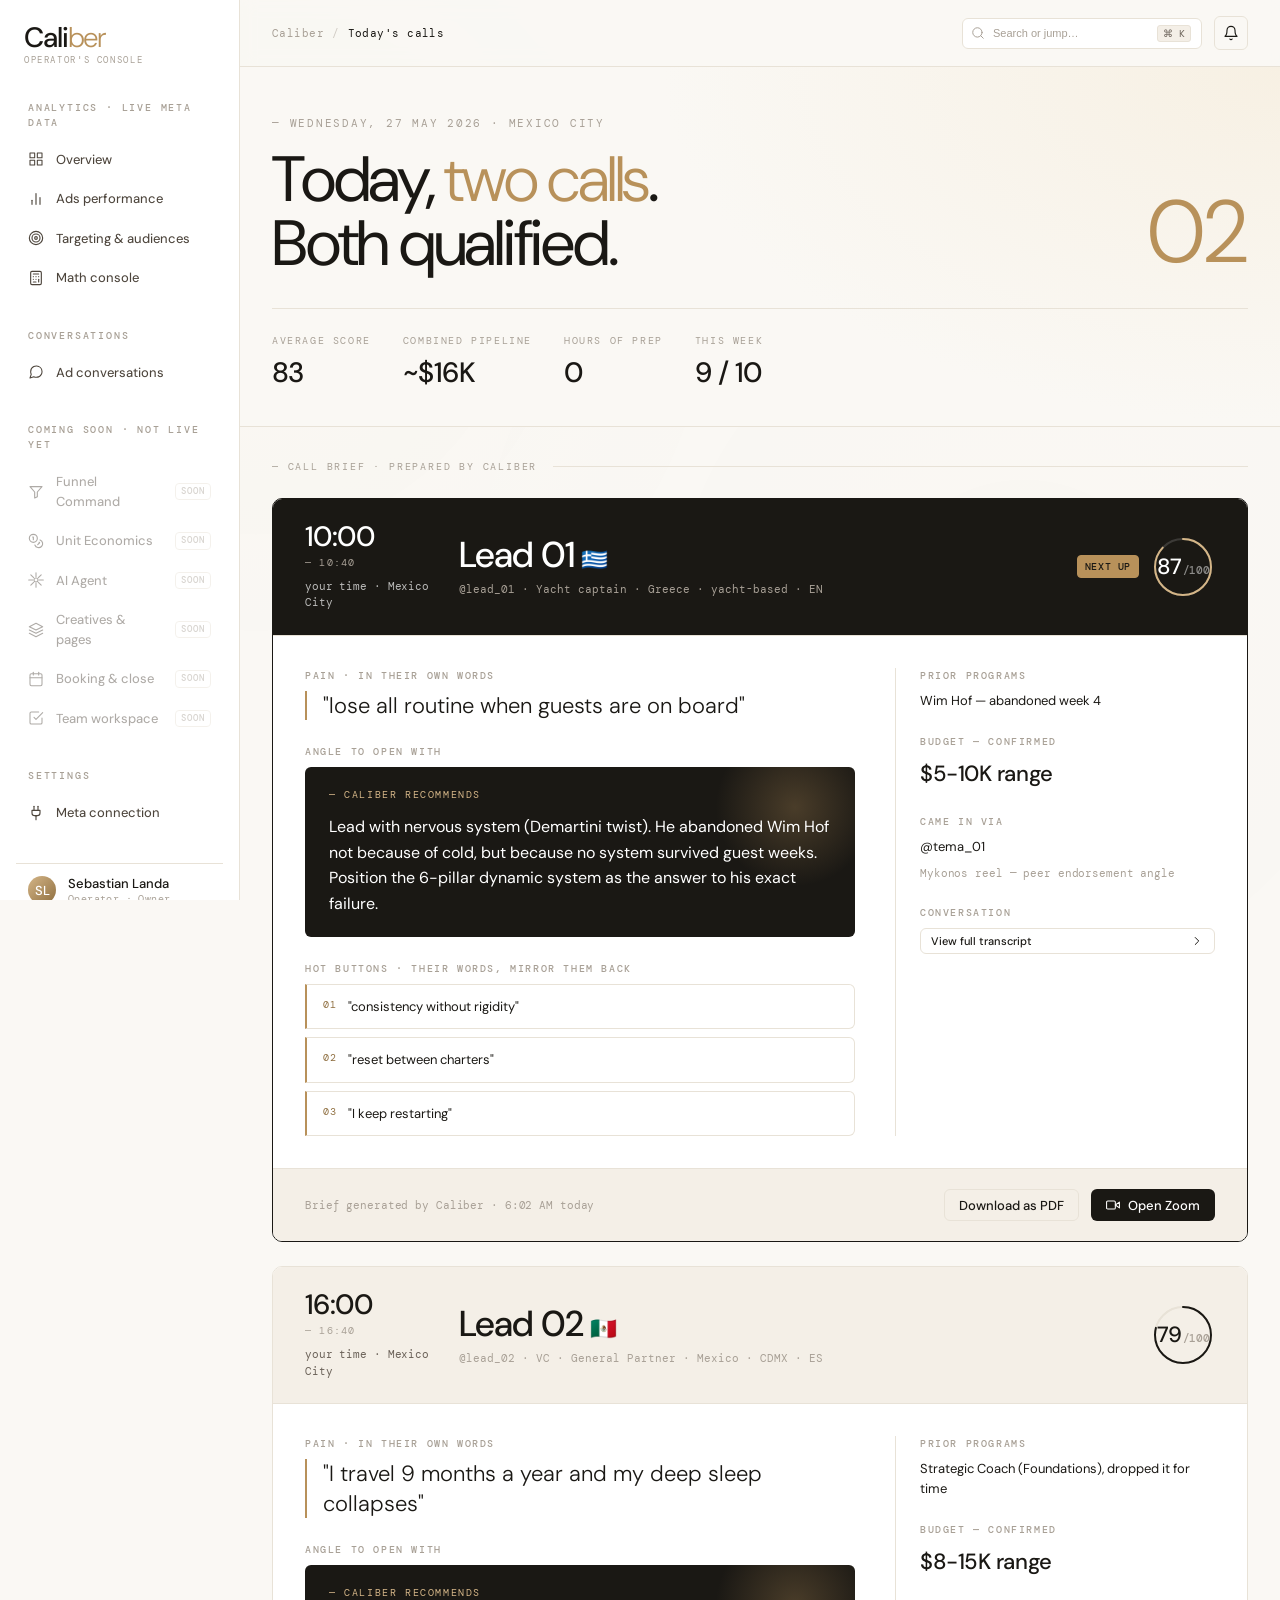
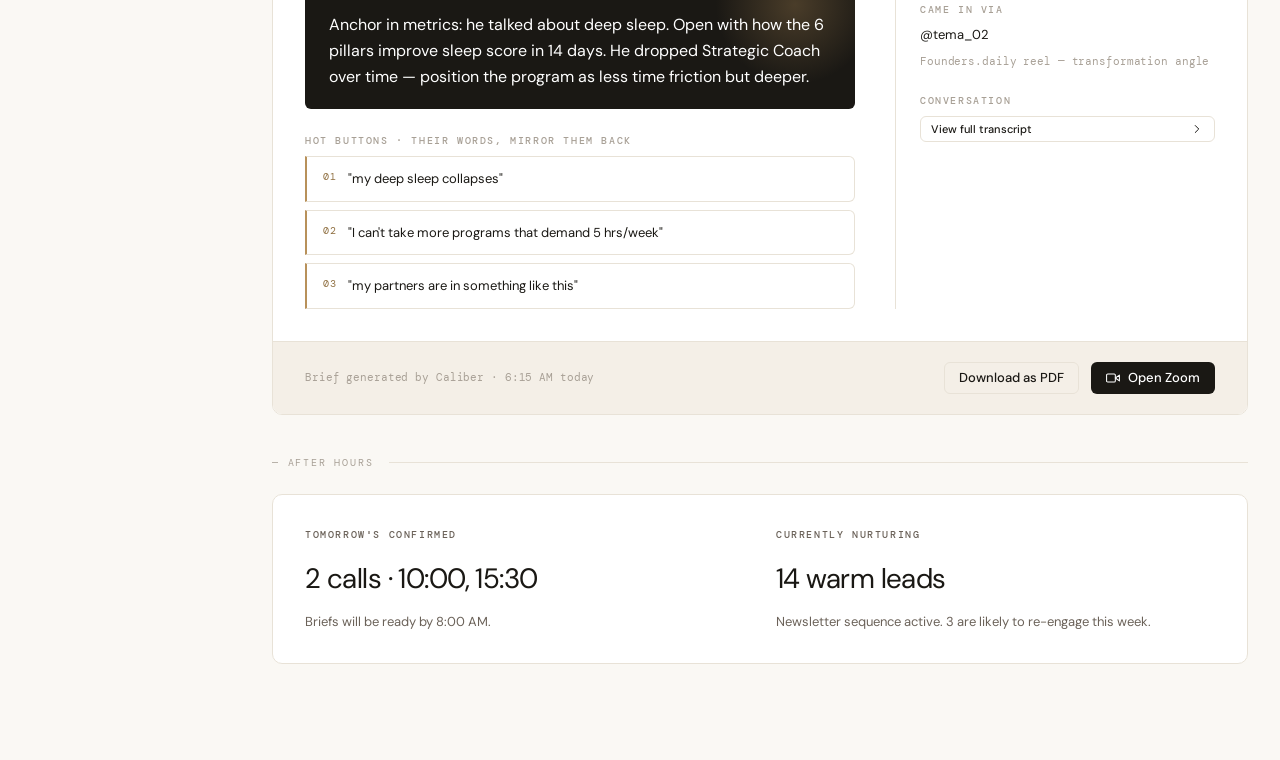
<file: agenda.html>
<!DOCTYPE html>
<html lang="en">
<head>
<meta charset="UTF-8" />
  <meta name="robots" content="noindex, nofollow">
<meta name="viewport" content="width=device-width, initial-scale=1.0" />
<meta name="caliber-page" content="agenda|Today's calls" />
<title>Caliber · Agenda</title>
<link rel="preconnect" href="https://fonts.googleapis.com">
<link rel="preconnect" href="https://fonts.gstatic.com" crossorigin>
<link rel="preload" as="style" href="https://fonts.googleapis.com/css2?family=DM+Sans:ital,opsz,wght@0,9..40,100..1000;1,9..40,100..1000&family=DM+Mono:ital,wght@0,300;0,400;0,500;1,300;1,400;1,500&display=swap">
<link rel="stylesheet" href="https://fonts.googleapis.com/css2?family=DM+Sans:ital,opsz,wght@0,9..40,100..1000;1,9..40,100..1000&family=DM+Mono:ital,wght@0,300;0,400;0,500;1,300;1,400;1,500&display=swap" media="print" onload="this.media='all'">
<noscript><link rel="stylesheet" href="https://fonts.googleapis.com/css2?family=DM+Sans:ital,opsz,wght@0,9..40,100..1000;1,9..40,100..1000&family=DM+Mono:ital,wght@0,300;0,400;0,500;1,300;1,400;1,500&display=swap"></noscript>
<link rel="stylesheet" href="assets/tokens.css">
<link rel="stylesheet" href="assets/styles.css">
<style>
  .agenda-hero {
    padding: var(--s-12) var(--s-8) var(--s-8);
    background: var(--bg);
    border-bottom: 1px solid var(--line);
    position: relative;
    overflow: hidden;
  }

  .agenda-hero::before {
    content: "";
    position: absolute;
    top: 0;
    right: 0;
    width: 60%;
    height: 100%;
    background: radial-gradient(ellipse at top right, var(--gold-tint), transparent 70%);
    opacity: 0.6;
    pointer-events: none;
  }

  .agenda-hero__date {
    font-family: var(--font-mono);
    font-size: var(--text-xs);
    letter-spacing: 0.16em;
    text-transform: uppercase;
    color: var(--ink-quiet);
    margin-bottom: var(--s-4);
  }

  .agenda-hero__title {
    font-family: var(--font-display);
    font-size: var(--text-5xl);
    font-weight: 400;
    letter-spacing: -0.035em;
    line-height: 1;
    margin: 0;
    color: var(--ink);
    position: relative;
  }

  .agenda-hero__title em { font-style: normal; color: var(--gold); font-weight: 300; }

  .agenda-hero__count {
    font-family: var(--font-display);
    font-size: var(--text-6xl);
    font-weight: 300;
    color: var(--gold);
    font-style: normal;
    line-height: 1;
    position: relative;
  }

  .agenda-hero__stats {
    display: flex;
    gap: var(--s-8);
    margin-top: var(--s-8);
    padding-top: var(--s-6);
    border-top: 1px solid var(--line);
    position: relative;
  }

  .agenda-hero__stat-label {
    font-family: var(--font-mono);
    font-size: 10px;
    letter-spacing: 0.16em;
    text-transform: uppercase;
    color: var(--ink-quiet);
    margin-bottom: 4px;
  }
  .agenda-hero__stat-value {
    font-family: var(--font-display);
    font-size: var(--text-2xl);
    font-weight: 500;
    letter-spacing: -0.02em;
  }

  .call-brief {
    background: var(--surface);
    border: 1px solid var(--line);
    border-radius: var(--r-lg);
    overflow: hidden;
    margin-bottom: var(--s-6);
    transition: border-color var(--dur-base);
  }

  .call-brief:hover { border-color: var(--line-strong); }
  .call-brief--current { border-color: var(--ink); }

  .call-brief__head {
    padding: var(--s-6) var(--s-8);
    background: var(--surface-2);
    border-bottom: 1px solid var(--line);
    display: grid;
    grid-template-columns: 130px 1fr auto;
    gap: var(--s-6);
    align-items: center;
  }

  .call-brief--current .call-brief__head {
    background: var(--ink);
    color: var(--surface);
  }

  .call-brief--current .call-brief__head .display { color: var(--surface); }
  .call-brief--current .call-brief__head .text-quiet { color: rgba(255,255,255,0.5) !important; }
  .call-brief--current .call-brief__head .text-mute { color: rgba(255,255,255,0.7) !important; }

  .call-brief__time {
    font-family: var(--font-display);
    font-size: var(--text-2xl);
    font-weight: 500;
    letter-spacing: -0.02em;
    line-height: 1;
  }

  .call-brief__time-sub {
    font-family: var(--font-mono);
    font-size: 10px;
    letter-spacing: 0.12em;
    text-transform: uppercase;
    color: var(--ink-quiet);
    margin-top: 4px;
  }

  .call-brief__name {
    font-family: var(--font-display);
    font-size: var(--text-3xl);
    font-weight: 500;
    letter-spacing: -0.025em;
    line-height: 1.1;
    margin: 0;
  }

  .call-brief__name em { font-style: normal; font-weight: 300; }

  .call-brief__handle {
    font-family: var(--font-mono);
    font-size: var(--text-xs);
    color: var(--ink-quiet);
    margin-top: 6px;
    letter-spacing: 0;
  }

  .call-brief__body {
    padding: var(--s-8);
    display: grid;
    grid-template-columns: 1fr 320px;
    gap: var(--s-10);
  }

  .brief-section { margin-bottom: var(--s-6); }
  .brief-section:last-child { margin-bottom: 0; }

  .brief-section__label {
    font-family: var(--font-mono);
    font-size: 10px;
    letter-spacing: 0.16em;
    text-transform: uppercase;
    color: var(--ink-quiet);
    font-weight: 500;
    margin-bottom: var(--s-2);
  }

  .brief-section__body {
    font-size: var(--text-md);
    color: var(--ink);
    line-height: 1.55;
  }

  .brief-pull {
    font-family: var(--font-display);
    font-size: var(--text-xl);
    font-style: normal;
    font-weight: 300;
    color: var(--ink);
    line-height: 1.35;
    padding-left: var(--s-4);
    border-left: 2px solid var(--gold);
  }

  .brief-angle {
    background: var(--ink);
    color: var(--surface);
    padding: var(--s-5) var(--s-6);
    border-radius: var(--r-md);
    position: relative;
    overflow: hidden;
  }

  .brief-angle::before {
    content: "";
    position: absolute;
    top: -40px;
    right: -20px;
    width: 160px;
    height: 160px;
    background: radial-gradient(circle, rgba(184,145,90,0.3), transparent 70%);
  }

  .brief-angle__label {
    font-family: var(--font-mono);
    font-size: 10px;
    letter-spacing: 0.16em;
    text-transform: uppercase;
    color: var(--gold-soft);
    margin-bottom: var(--s-3);
    position: relative;
  }

  .brief-angle__body {
    font-size: var(--text-md);
    line-height: 1.6;
    position: relative;
  }

  .hot-buttons { display: flex; flex-direction: column; gap: var(--s-2); }

  .hot-button {
    display: flex;
    gap: var(--s-3);
    align-items: flex-start;
    padding: var(--s-3) var(--s-4);
    border: 1px solid var(--line);
    border-left: 2px solid var(--gold);
    border-radius: 0 var(--r-md) var(--r-md) 0;
    font-size: var(--text-sm);
    color: var(--ink);
    font-style: normal;
  }

  .hot-button__num {
    font-family: var(--font-mono);
    font-size: 10px;
    color: var(--gold-deep);
    font-style: normal;
    letter-spacing: 0.06em;
  }

  .brief-side {
    padding-left: var(--s-6);
    border-left: 1px solid var(--line);
  }

  .brief-meta { display: flex; flex-direction: column; gap: var(--s-3); }
  .brief-meta__row { display: grid; grid-template-columns: 90px 1fr; gap: var(--s-3); font-size: var(--text-sm); }
  .brief-meta__label {
    font-family: var(--font-mono);
    font-size: 10px;
    letter-spacing: 0.14em;
    text-transform: uppercase;
    color: var(--ink-quiet);
    align-self: center;
  }

  .call-brief__actions {
    padding: var(--s-5) var(--s-8);
    border-top: 1px solid var(--line);
    background: var(--surface-2);
    display: flex;
    align-items: center;
    justify-content: space-between;
    gap: var(--s-4);
  }

  /* Responsive */
  @media (max-width: 768px) {
    .agenda-hero { padding: var(--s-8) var(--s-5); }
    .agenda-hero__title { font-size: clamp(2rem, 1.4rem + 6vw, 3rem); }
    .agenda-hero__count { font-size: var(--text-5xl); }
    .agenda-hero__stats { flex-wrap: wrap; gap: var(--s-5) var(--s-8); }
    .call-brief__head { grid-template-columns: 1fr; gap: var(--s-3); }
    .call-brief__body { grid-template-columns: 1fr; gap: var(--s-6); padding: var(--s-6) var(--s-5); }
    .brief-side { border-left: none; padding-left: 0; border-top: 1px solid var(--line); padding-top: var(--s-5); }
    .call-brief__actions { flex-direction: column; align-items: stretch; gap: var(--s-3); }
    .call-brief__actions .flex { width: 100%; }
  }
</style>
</head>
<body>
<div id="page-content">
<div class="content content--flush">

  <!-- Hero ───────────────────────────────── -->
  <section class="agenda-hero reveal">
    <div class="agenda-hero__date">— Wednesday, 27 May 2026 · Mexico City</div>
    <div style="display:flex;align-items:end;gap:var(--s-6);justify-content:space-between">
      <h1 class="agenda-hero__title">Today, <em>two calls</em>.<br>Both qualified.</h1>
      <div class="agenda-hero__count">02</div>
    </div>
    <div class="agenda-hero__stats">
      <div>
        <div class="agenda-hero__stat-label">Average score</div>
        <div class="agenda-hero__stat-value">83</div>
      </div>
      <div>
        <div class="agenda-hero__stat-label">Combined pipeline</div>
        <div class="agenda-hero__stat-value">~$16K</div>
      </div>
      <div>
        <div class="agenda-hero__stat-label">Hours of prep</div>
        <div class="agenda-hero__stat-value">0</div>
      </div>
      <div>
        <div class="agenda-hero__stat-label">This week</div>
        <div class="agenda-hero__stat-value">9 / 10</div>
      </div>
    </div>
  </section>

  <div style="padding:var(--s-8)">

    <div class="divider-label" style="margin-top:0">
      <span class="divider-label__text">— Call brief · prepared by Caliber</span>
      <span class="divider-label__line"></span>
    </div>

    <div id="callsList"></div>

    <div class="divider-label">
      <span class="divider-label__text">— After hours</span>
      <span class="divider-label__line"></span>
    </div>

    <div class="card reveal reveal-5">
      <div class="card__body grid-2" style="gap:var(--s-8);padding:var(--s-8)">
        <div>
          <div class="eyebrow mb-4">Tomorrow's confirmed</div>
          <div class="display text-2xl">2 calls · 10:00, 15:30</div>
          <div class="mt-3 text-mute text-sm">Briefs will be ready by 8:00 AM.</div>
        </div>
        <div>
          <div class="eyebrow mb-4">Currently nurturing</div>
          <div class="display text-2xl">14 warm leads</div>
          <div class="mt-3 text-mute text-sm">Newsletter sequence active. 3 are likely to re-engage this week.</div>
        </div>
      </div>
    </div>

    <div style="height:var(--s-16)"></div>
  </div>
</div>
</div>

<script src="assets/data.js"></script>
<script src="assets/app.js"></script>
<script>
  const D = window.CALIBER_DATA;

  document.getElementById('callsList').innerHTML = D.todaysCalls.map((c, i) => `
    <article class="call-brief ${i === 0 ? 'call-brief--current' : ''} reveal reveal-${i + 2}">
      <header class="call-brief__head">
        <div>
          <div class="call-brief__time">${c.time.split('—')[0].trim()}</div>
          <div class="call-brief__time-sub">— ${c.time.split('—')[1].trim()}</div>
          <div class="mono text-xs text-mute mt-2">${c.tz}</div>
        </div>

        <div>
          <h2 class="call-brief__name display">${c.name} <span style="font-size:0.6em">${c.flag}</span></h2>
          <div class="call-brief__handle">${c.handle} · ${c.vertical} · ${c.country} · ${c.lang}</div>
        </div>

        <div class="flex gap-3 items-center">
          ${i === 0 ? '<span class="tag" style="background:var(--gold);color:var(--ink);border-color:var(--gold);font-weight:500">NEXT UP</span>' : ''}
          ${calScoreDial(c.score, 64)}
        </div>
      </header>

      <div class="call-brief__body">

        <div>
          <div class="brief-section">
            <div class="brief-section__label">Pain · in their own words</div>
            <div class="brief-pull">"${c.pain}"</div>
          </div>

          <div class="brief-section">
            <div class="brief-section__label">Angle to open with</div>
            <div class="brief-angle">
              <div class="brief-angle__label">— Caliber recommends</div>
              <div class="brief-angle__body">${c.angleToOpen}</div>
            </div>
          </div>

          <div class="brief-section">
            <div class="brief-section__label">Hot buttons · their words, mirror them back</div>
            <div class="hot-buttons">
              ${c.hotButtons.map((h, j) => `
                <div class="hot-button">
                  <span class="hot-button__num">0${j + 1}</span>
                  <span>"${h}"</span>
                </div>
              `).join('')}
            </div>
          </div>
        </div>

        <aside class="brief-side">

          <div class="brief-section">
            <div class="brief-section__label">Prior programs</div>
            <div class="text-sm" style="line-height:1.5">${c.priorPrograms}</div>
          </div>

          <div class="brief-section">
            <div class="brief-section__label">Budget — confirmed</div>
            <div class="display text-xl" style="color:var(--ink);font-weight:500">${c.budgetConfirmed}</div>
          </div>

          <div class="brief-section">
            <div class="brief-section__label">Came in via</div>
            <div class="text-sm">${c.sourceTheme}</div>
            <div class="mono text-xs text-quiet mt-2">${c.whyClicked}</div>
          </div>

          <div class="brief-section">
            <div class="brief-section__label">Conversation</div>
            <a href="conversations.html" class="btn btn--ghost btn--sm" style="width:100%;justify-content:space-between">
              View full transcript
              <svg width="14" height="14" viewBox="0 0 24 24" fill="none" stroke="currentColor" stroke-width="1.7" stroke-linecap="round" stroke-linejoin="round"><path d="m9 18 6-6-6-6"/></svg>
            </a>
          </div>
        </aside>
      </div>

      <footer class="call-brief__actions">
        <div class="mono text-xs text-quiet">Brief generated by Caliber · ${i === 0 ? '6:02 AM today' : '6:15 AM today'}</div>
        <div class="flex gap-3">
          <button class="btn btn--ghost">Download as PDF</button>
          <a href="${c.zoomLink}" class="btn btn--primary">
            <svg width="14" height="14" viewBox="0 0 24 24" fill="none" stroke="currentColor" stroke-width="1.8" stroke-linecap="round" stroke-linejoin="round"><polygon points="23 7 16 12 23 17 23 7"/><rect x="1" y="5" width="15" height="14" rx="2" ry="2"/></svg>
            Open Zoom
          </a>
        </div>
      </footer>
    </article>
  `).join('');
</script>
</body>
</html>
</file>
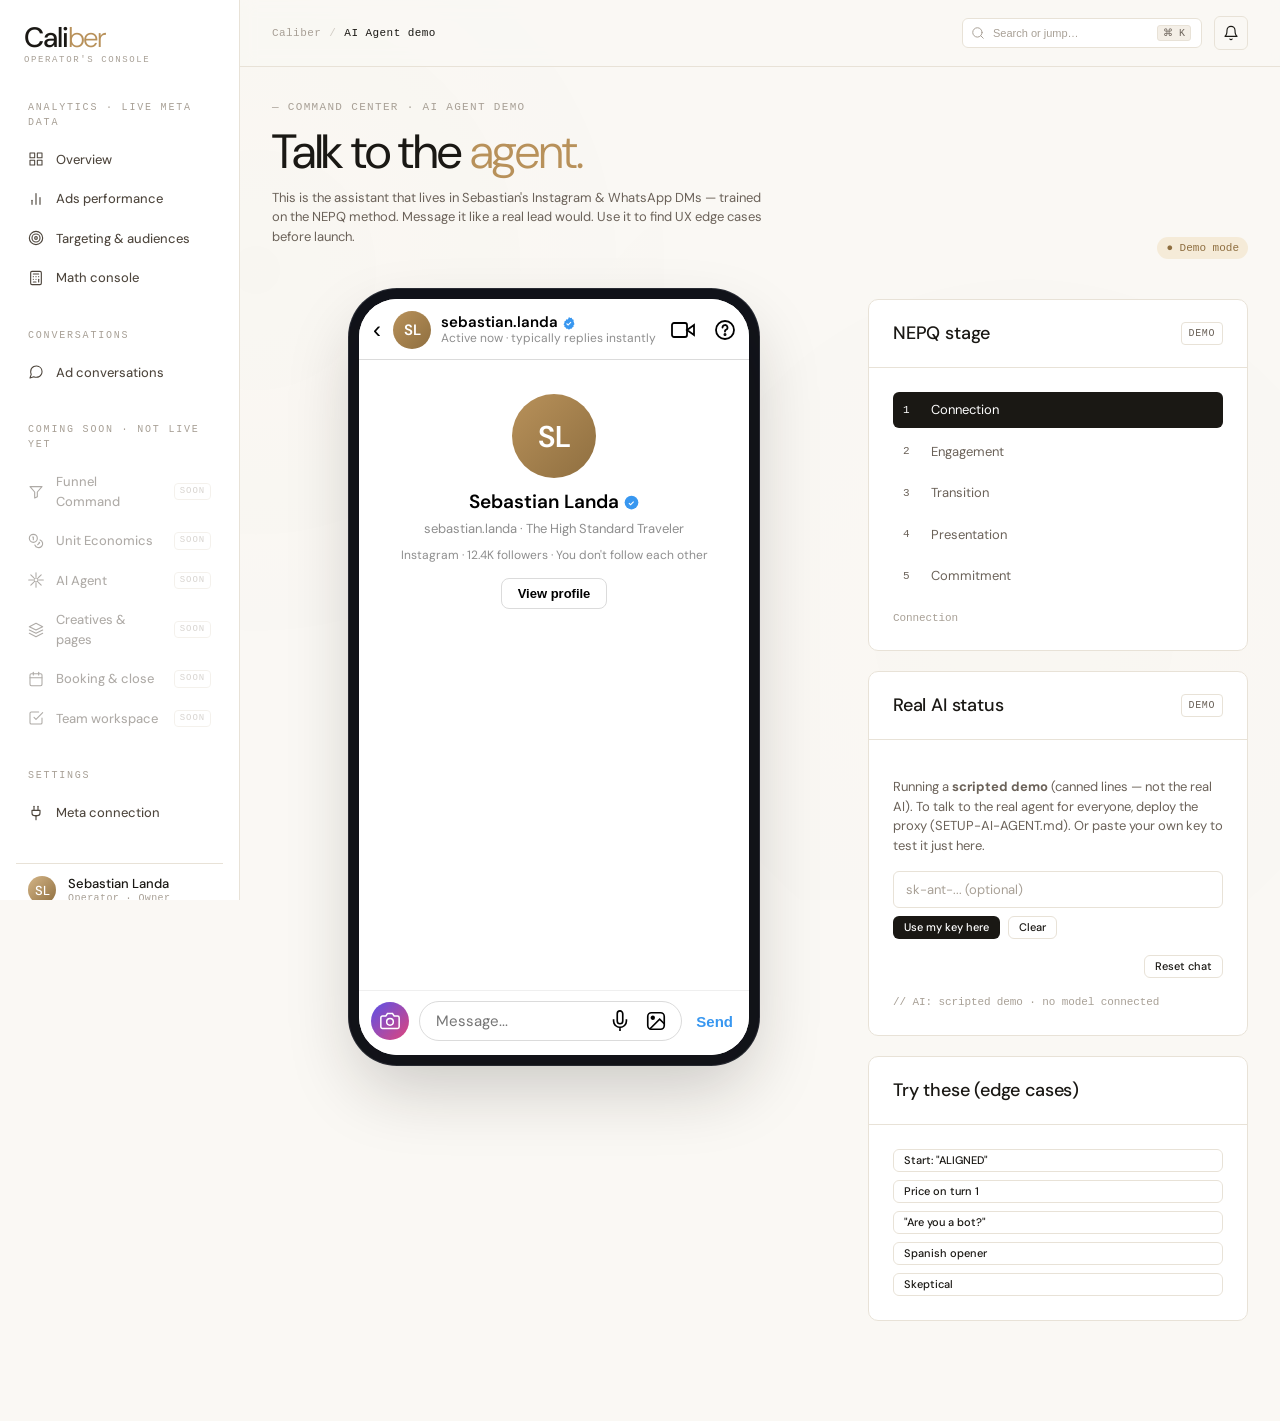
<file: agent.html>
<!DOCTYPE html>
<html lang="en">
<head>
<meta charset="UTF-8" />
  <meta name="robots" content="noindex, nofollow">
<meta name="viewport" content="width=device-width, initial-scale=1.0, maximum-scale=1.0" />
<meta name="caliber-page" content="agent|AI Agent demo" />
<title>Caliber · AI Agent (Instagram DM)</title>
<link rel="preconnect" href="https://fonts.googleapis.com">
<link rel="preconnect" href="https://fonts.gstatic.com" crossorigin>
<link rel="preload" as="style" href="https://fonts.googleapis.com/css2?family=DM+Sans:opsz,wght@9..40,400;9..40,500;9..40,600;9..40,700&display=swap">
<link rel="stylesheet" href="https://fonts.googleapis.com/css2?family=DM+Sans:opsz,wght@9..40,400;9..40,500;9..40,600;9..40,700&display=swap" media="print" onload="this.media='all'">
<noscript><link rel="stylesheet" href="https://fonts.googleapis.com/css2?family=DM+Sans:opsz,wght@9..40,400;9..40,500;9..40,600;9..40,700&display=swap"></noscript>
<link rel="stylesheet" href="assets/tokens.css">
<link rel="stylesheet" href="assets/styles.css">
<style>
  /* ===== Demo stage (Caliber chrome around the phone) ===== */
  .agent-stage { display: grid; grid-template-columns: 1fr 380px; gap: var(--s-8); align-items: start; }
  @media (max-width: 1080px) { .agent-stage { grid-template-columns: 1fr; } }

  /* ===== The phone ===== */
  .phone {
    width: 390px; max-width: 100%; margin: 0 auto;
    background: #fff; border-radius: 38px; overflow: hidden;
    box-shadow: 0 30px 70px rgba(26,24,20,0.22), 0 0 0 10px #11131a, 0 0 0 11px #2a2d36;
    display: flex; flex-direction: column; height: 800px; max-height: 84vh;
    position: relative;
  }
  /* IG uses a system font; we keep DM Sans for cohesion but tighten it */
  .ig { font-family: 'DM Sans', system-ui, sans-serif; color: #000; }

  /* IG DM header */
  .ig-head {
    display: flex; align-items: center; gap: 10px;
    padding: 12px 12px 10px; border-bottom: 0.5px solid #dbdbdb; background: #fff;
  }
  .ig-back { font-size: 24px; line-height: 1; color: #000; background: none; border: none; padding: 0 2px; cursor: pointer; }
  .ig-avatar { width: 38px; height: 38px; border-radius: 50%; background: linear-gradient(135deg,#B8915A,#8F6F40); display:flex;align-items:center;justify-content:center;color:#fff;font-weight:600;font-size:15px; flex-shrink:0; }
  .ig-id { flex: 1; min-width: 0; line-height: 1.15; }
  .ig-name { font-weight: 600; font-size: 15px; display: flex; align-items: center; gap: 4px; }
  .ig-verified { color: #3897f0; }
  .ig-sub { font-size: 12px; color: #8e8e8e; }
  .ig-head-actions { display: flex; gap: 18px; color: #000; }
  .ig-head-actions svg { width: 24px; height: 24px; }

  /* messages area */
  .ig-body { flex: 1; overflow-y: auto; padding: 14px 12px 6px; display: flex; flex-direction: column; gap: 3px; background: #fff; }
  .ig-profile-card { text-align: center; padding: 20px 0 24px; }
  .ig-profile-card .ig-avatar { width: 84px; height: 84px; font-size: 30px; margin: 0 auto 10px; }
  .ig-profile-card__name { font-weight: 600; font-size: 19px; }
  .ig-profile-card__handle { font-size: 13px; color: #8e8e8e; margin-top: 2px; }
  .ig-profile-card__meta { font-size: 12px; color: #8e8e8e; margin-top: 8px; }
  .ig-profile-card__btn { margin-top: 14px; border: 1px solid #dbdbdb; border-radius: 8px; padding: 7px 16px; font-weight: 600; font-size: 13px; background:#fff; cursor:pointer; }

  .ig-row { display: flex; max-width: 78%; }
  .ig-row--in { align-self: flex-start; }
  .ig-row--out { align-self: flex-end; }
  .ig-bubble { padding: 9px 14px; border-radius: 22px; font-size: 15px; line-height: 1.35; word-wrap: break-word; }
  .ig-row--in .ig-bubble { background: #efefef; color: #000; border-bottom-left-radius: 5px; }
  .ig-row--out .ig-bubble {
    color: #fff; border-bottom-right-radius: 5px;
    background: linear-gradient(135deg, #5B51E8 0%, #A033C9 45%, #E0457B 75%, #F65E3B 100%);
  }
  .ig-meta { font-size: 11px; color: #8e8e8e; align-self: center; padding: 6px 4px 10px; }
  .ig-seen { font-size: 11px; color: #8e8e8e; align-self: flex-end; padding: 2px 6px 8px; }

  /* typing */
  .ig-typing { align-self: flex-start; background: #efefef; border-radius: 22px; border-bottom-left-radius: 5px; padding: 12px 16px; display: inline-flex; gap: 4px; }
  .ig-typing span { width: 7px; height: 7px; border-radius: 50%; background: #b0b0b0; animation: igb 1.2s infinite ease-in-out; }
  .ig-typing span:nth-child(2){ animation-delay: .15s; } .ig-typing span:nth-child(3){ animation-delay: .3s; }
  @keyframes igb { 0%,60%,100%{ transform: translateY(0); opacity:.5 } 30%{ transform: translateY(-5px); opacity:1 } }

  /* input bar */
  .ig-input { display: flex; align-items: center; gap: 10px; padding: 10px 12px 14px; border-top: 0.5px solid #efefef; background:#fff; }
  .ig-input__camera { width: 38px; height: 38px; border-radius: 50%; background: linear-gradient(135deg,#5B51E8,#E0457B); display:flex;align-items:center;justify-content:center;flex-shrink:0; }
  .ig-input__camera svg { width: 20px; height: 20px; color:#fff; }
  .ig-input__field { flex: 1; display: flex; align-items: center; gap: 8px; border: 1px solid #dbdbdb; border-radius: 22px; padding: 8px 14px; min-width: 0; }
  .ig-input__field input { flex: 1; border: none; outline: none; font-size: 15px; font-family: inherit; background: transparent; min-width: 0; }
  .ig-input__icons { display: flex; gap: 14px; color: #000; }
  .ig-input__icons svg { width: 22px; height: 22px; }
  .ig-send { color: #3897f0; font-weight: 600; font-size: 15px; background: none; border: none; cursor: pointer; padding: 0 4px; }

  /* ===== Side control panel (Caliber, not part of the phone) ===== */
  .ctrl .card { margin-bottom: var(--s-5); }
  .stage-track { display: flex; flex-direction: column; gap: 6px; }
  .stage-step { display: flex; align-items: center; gap: 10px; padding: 8px 10px; border-radius: var(--r-md); font-size: var(--text-sm); color: var(--ink-mute); }
  .stage-step--on { background: var(--ink); color: var(--surface); }
  .stage-step__n { font-family: var(--font-mono); font-size: 11px; width: 18px; }
  .keybox { display:flex; flex-direction:column; gap:8px; }
  .conn-pill { display:inline-flex; align-items:center; gap:6px; font-family:var(--font-mono); font-size:var(--text-xs); padding:3px 9px; border-radius:var(--r-full); }
  .conn-pill--demo { background: var(--gold-tint); color: var(--gold-deep); }
  .conn-pill--live { background: var(--success-tint); color: var(--success); }
</style>
</head>
<body>
<div id="page-content">
<main class="content">

  <div class="page-header reveal">
    <div>
      <div class="page-header__num">— COMMAND CENTER · AI AGENT DEMO</div>
      <h1 class="page-header__title">Talk to the <em>agent.</em></h1>
      <p class="page-header__sub">
        This is the assistant that lives in Sebastian's Instagram &amp; WhatsApp DMs — trained on the
        NEPQ method. Message it like a real lead would. Use it to find UX edge cases before launch.
      </p>
    </div>
    <div class="flex gap-2 items-center">
      <span class="conn-pill conn-pill--demo" id="connPill">● Demo mode</span>
    </div>
  </div>

  <div class="agent-stage reveal reveal-1">

    <!-- PHONE -->
    <div>
      <div class="phone ig">
        <div class="ig-head">
          <button class="ig-back" aria-label="Back">‹</button>
          <div class="ig-avatar">SL</div>
          <div class="ig-id">
            <div class="ig-name">sebastian.landa <svg class="ig-verified" width="14" height="14" viewBox="0 0 24 24" fill="currentColor"><path d="M12 1l2.4 2.1 3.2-.3 1.3 2.9 2.9 1.3-.3 3.2L23.5 16 21.4 18.4l.3 3.2-2.9 1.3-1.3 2.9-3.2-.3L12 27.6 9.6 25.5l-3.2.3-1.3-2.9-2.9-1.3.3-3.2L.5 16l2.1-2.4-.3-3.2 2.9-1.3L6.5 6l3.2.3z" transform="scale(0.82) translate(2.6,1)"/><path d="M10.5 14.2l-2-2-1.3 1.3 3.3 3.3 5.6-5.6-1.3-1.3z" fill="#fff"/></svg></div>
            <div class="ig-sub">Active now · typically replies instantly</div>
          </div>
          <div class="ig-head-actions">
            <svg viewBox="0 0 24 24" fill="none" stroke="currentColor" stroke-width="1.8"><path d="M23 7l-7 5 7 5V7z"/><rect x="1" y="5" width="15" height="14" rx="2"/></svg>
            <svg viewBox="0 0 24 24" fill="none" stroke="currentColor" stroke-width="1.8" stroke-linecap="round"><circle cx="12" cy="12" r="9"/><path d="M9.5 9.5a2.5 2.5 0 1 1 3.3 2.4c-.6.2-.8.6-.8 1.1v.5"/><circle cx="12" cy="16.5" r=".6" fill="currentColor"/></svg>
          </div>
        </div>

        <div class="ig-body" id="igBody">
          <div class="ig-profile-card">
            <div class="ig-avatar">SL</div>
            <div class="ig-profile-card__name">Sebastian Landa <svg class="ig-verified" width="15" height="15" viewBox="0 0 24 24" fill="#3897f0" style="vertical-align:-2px"><circle cx="12" cy="12" r="11"/><path d="M10.5 14.2l-2-2-1.3 1.3 3.3 3.3 5.6-5.6-1.3-1.3z" fill="#fff"/></svg></div>
            <div class="ig-profile-card__handle">sebastian.landa · The High Standard Traveler</div>
            <div class="ig-profile-card__meta">Instagram · 12.4K followers · You don't follow each other</div>
            <button class="ig-profile-card__btn">View profile</button>
          </div>
          <!-- messages injected here -->
        </div>

        <div class="ig-input">
          <span class="ig-input__camera"><svg viewBox="0 0 24 24" fill="none" stroke="currentColor" stroke-width="1.8"><path d="M23 19a2 2 0 0 1-2 2H3a2 2 0 0 1-2-2V8a2 2 0 0 1 2-2h4l2-3h6l2 3h4a2 2 0 0 1 2 2z"/><circle cx="12" cy="13" r="4"/></svg></span>
          <div class="ig-input__field">
            <input id="igInput" type="text" placeholder="Message..." autocomplete="off" />
            <div class="ig-input__icons">
              <svg viewBox="0 0 24 24" fill="none" stroke="currentColor" stroke-width="1.8"><path d="M12 1a3 3 0 0 0-3 3v8a3 3 0 0 0 6 0V4a3 3 0 0 0-3-3z"/><path d="M19 10v2a7 7 0 0 1-14 0v-2M12 19v4"/></svg>
              <svg viewBox="0 0 24 24" fill="none" stroke="currentColor" stroke-width="1.8"><rect x="3" y="3" width="18" height="18" rx="4"/><circle cx="8.5" cy="8.5" r="1.5" fill="currentColor"/><path d="M21 15l-5-5L5 21"/></svg>
            </div>
          </div>
          <button class="ig-send" id="igSend">Send</button>
        </div>
      </div>
    </div>

    <!-- CONTROL PANEL -->
    <aside class="ctrl">
      <div class="card">
        <div class="card__header"><h2 class="card__title">NEPQ stage</h2><span class="tag tag--ghost" id="stageTag">live</span></div>
        <div class="card__body">
          <div class="stage-track" id="stageTrack"></div>
          <div class="mono text-xs text-quiet mt-4" id="agentNote">The agent moves through these as the chat unfolds.</div>
        </div>
      </div>

      <div class="card">
        <div class="card__header"><h2 class="card__title">Real AI status</h2><span class="tag tag--ghost" id="aiModeTag">demo</span></div>
        <div class="card__body">
          <p class="text-sm text-mute mb-4" id="connDesc">…</p>
          <div class="keybox" id="keyBox">
            <input class="input" id="apiKey" type="password" placeholder="sk-ant-... (optional)" autocomplete="off" />
            <div class="flex gap-2">
              <button class="btn btn--primary btn--sm" id="saveKey">Use my key here</button>
              <button class="btn btn--ghost btn--sm" id="clearKey">Clear</button>
            </div>
          </div>
          <div class="flex gap-2 mt-4">
            <button class="btn btn--ghost btn--sm" id="resetChat" style="margin-left:auto">Reset chat</button>
          </div>
          <div class="mono text-xs text-quiet mt-4" id="connTech">// AI</div>
        </div>
      </div>

      <div class="card">
        <div class="card__header"><h2 class="card__title">Try these (edge cases)</h2></div>
        <div class="card__body" style="display:flex;flex-direction:column;gap:8px">
          <button class="btn btn--ghost btn--sm" onclick="quick('ALIGNED')" style="justify-content:flex-start">Start: "ALIGNED"</button>
          <button class="btn btn--ghost btn--sm" onclick="quick('how much is it?')" style="justify-content:flex-start">Price on turn 1</button>
          <button class="btn btn--ghost btn--sm" onclick="quick('are you a bot?')" style="justify-content:flex-start">"Are you a bot?"</button>
          <button class="btn btn--ghost btn--sm" onclick="quick('hola, vi el anuncio')" style="justify-content:flex-start">Spanish opener</button>
          <button class="btn btn--ghost btn--sm" onclick="quick('not sure this is for me')" style="justify-content:flex-start">Skeptical</button>
        </div>
      </div>
    </aside>

  </div>
  <div style="height:var(--s-12)"></div>
</main>
</div>

<script src="assets/data.js"></script>
<script src="assets/agent-brain.js"></script>
<script src="assets/app.js"></script>
<script>
(function () {
  const MODEL = 'claude-sonnet-4-6';
  const body = document.getElementById('igBody');
  const input = document.getElementById('igInput');
  const KEY_LS = 'caliber_anthropic_key';
  const PROXY = (window.AGENT_API_URL || '').trim();  // real AI for everyone, no key needed

  // conversation history (roles: user/assistant)
  let history = [];
  let busy = false;

  // ── key management ──
  function getKey() { return localStorage.getItem(KEY_LS) || ''; }
  function refreshConn() {
    const pill = document.getElementById('connPill');
    const tag = document.getElementById('aiModeTag');
    const stageTag = document.getElementById('stageTag');
    const desc = document.getElementById('connDesc');
    const tech = document.getElementById('connTech');
    const keyBox = document.getElementById('keyBox');
    const hasKey = !!getKey();

    if (PROXY) {
      // Real AI is live for EVERYONE who opens the link — no setup.
      pill.className = 'conn-pill conn-pill--live';
      pill.textContent = '● Live · Claude';
      tag.textContent = 'live'; stageTag.textContent = 'live';
      desc.innerHTML = '<strong>Real AI is live.</strong> Anyone who opens this link is talking to the actual Claude-powered agent — trained on the NEPQ method and the full HSTP program. No key, no setup.';
      tech.textContent = '// AI: Claude via secure proxy · key stays server-side';
      keyBox.style.display = 'none';
    } else if (hasKey) {
      pill.className = 'conn-pill conn-pill--live';
      pill.textContent = '● Live · this browser';
      tag.textContent = 'live'; stageTag.textContent = 'live';
      desc.innerHTML = 'Live in <strong>this browser only</strong> (your key). To make it live for the client and the whole team through the link, deploy the proxy — see SETUP-AI-AGENT.md.';
      tech.textContent = '// AI: Claude browser-direct · key in this browser only';
      keyBox.style.display = '';
      document.getElementById('apiKey').value = '••••••••••••••••';
    } else {
      pill.className = 'conn-pill conn-pill--demo';
      pill.textContent = '● Demo mode';
      tag.textContent = 'demo'; stageTag.textContent = 'demo';
      desc.innerHTML = 'Running a <strong>scripted demo</strong> (canned lines — not the real AI). To talk to the real agent for everyone, deploy the proxy (SETUP-AI-AGENT.md). Or paste your own key to test it just here.';
      tech.textContent = '// AI: scripted demo · no model connected';
      keyBox.style.display = '';
      document.getElementById('apiKey').value = '';
    }
  }
  document.getElementById('saveKey').addEventListener('click', async () => {
    const v = document.getElementById('apiKey').value.trim();
    if (!v || !v.startsWith('sk-ant')) { calToast('Paste a valid key (starts with sk-ant-)'); return; }
    localStorage.setItem(KEY_LS, v); refreshConn();
    calToast('Testing your key with Claude…');
    try {
      await callClaude(v, [{ role: 'user', content: 'Reply with the single word OK.' }]);
      resetChat();
      sysNote('✅ Live AI connected — you are now talking to the real Claude agent (NEPQ + HSTP). Send a message to begin.');
      calToast('Live AI connected');
    } catch (e) {
      sysNote('⚠ Your key could not call Claude → ' + e.message + '. The chat keeps running the scripted demo until this is fixed (usually: the key needs API credits in console.anthropic.com).');
      calToast('Key error: ' + e.message);
    }
  });
  document.getElementById('clearKey').addEventListener('click', () => { localStorage.removeItem(KEY_LS); refreshConn(); calToast('Key cleared — back to demo mode'); });
  document.getElementById('resetChat').addEventListener('click', resetChat);

  // ── stage panel ──
  const STAGES = [
    { n: 1, label: "Connection" },
    { n: 2, label: "Engagement" },
    { n: 3, label: "Transition" },
    { n: 4, label: "Presentation" },
    { n: 5, label: "Commitment" }
  ];
  function renderStage() {
    const t = history.filter(m => m.role === 'assistant').length;
    const cur = window.AGENT_STAGE(t).n;
    document.getElementById('stageTrack').innerHTML = STAGES.map(s =>
      `<div class="stage-step ${s.n === cur ? 'stage-step--on' : ''}"><span class="stage-step__n">${s.n}</span>${s.label}</div>`).join('');
    document.getElementById('agentNote').textContent = window.AGENT_STAGE(t).label;
  }

  // ── render messages ──
  function bubble(role, text) {
    const row = document.createElement('div');
    row.className = 'ig-row ig-row--' + (role === 'assistant' ? 'in' : 'out');
    row.innerHTML = `<div class="ig-bubble"></div>`;
    row.querySelector('.ig-bubble').textContent = text;
    body.appendChild(row);
    body.scrollTop = body.scrollHeight;
    return row;
  }
  function showTyping() {
    const t = document.createElement('div');
    t.className = 'ig-typing'; t.id = 'typing';
    t.innerHTML = '<span></span><span></span><span></span>';
    body.appendChild(t); body.scrollTop = body.scrollHeight;
  }
  function hideTyping() { const t = document.getElementById('typing'); if (t) t.remove(); }

  function resetChat() {
    history = [];
    body.querySelectorAll('.ig-row, .ig-typing, .ig-seen, .ig-sys').forEach(e => e.remove());
    renderStage();
    input.focus();
  }

  // A centered system note (NOT part of the conversation history)
  function sysNote(text) {
    const n = document.createElement('div');
    n.className = 'ig-sys';
    n.textContent = text;
    n.style.cssText = 'text-align:center;font-size:12px;color:#8a8580;background:rgba(0,0,0,.045);border-radius:10px;padding:8px 12px;margin:10px auto;max-width:88%;line-height:1.45';
    body.appendChild(n); body.scrollTop = body.scrollHeight;
  }
  // Pull the real API error message out of a response body
  function apiErr(status, data) {
    const m = data && data.error && (data.error.message || data.error);
    return status + (m ? ' · ' + m : '');
  }

  // ── send flow ──
  async function send(text) {
    if (!text.trim() || busy) return;
    busy = true;
    bubble('user', text);
    history.push({ role: 'user', content: text });
    input.value = '';
    renderStage();

    showTyping();
    let reply;
    const key = getKey();
    try {
      if (PROXY) reply = await callProxy(history);          // real AI for everyone
      else if (key) reply = await callClaude(key, history); // your own key, this browser
      else { await new Promise(r => setTimeout(r, 900 + Math.random()*700)); reply = window.AGENT_DEMO_REPLY(history); }
    } catch (e) {
      console.warn('AI error:', e.message);
      hideTyping();
      if (PROXY || key) {
        // A key/proxy IS configured but the real call failed — make it VISIBLE
        // instead of silently sounding "robotic" via the demo.
        sysNote('⚠ Real AI error → ' + e.message + '. Check the key/credits (or proxy). Showing a scripted reply meanwhile.');
      }
      reply = window.AGENT_DEMO_REPLY(history);
    }
    hideTyping();
    bubble('assistant', reply);
    history.push({ role: 'assistant', content: reply });
    // "Seen" + delivered affordance
    const seen = document.createElement('div'); seen.className = 'ig-seen'; seen.textContent = 'Delivered';
    body.appendChild(seen); body.scrollTop = body.scrollHeight;
    renderStage();
    busy = false;
    input.focus();
  }

  // AI: real agent via the secure proxy (key lives in the worker).
  // This is what the client and the whole team hit through the link.
  async function callProxy(hist) {
    const res = await fetch(PROXY, {
      method: 'POST',
      headers: { 'content-type': 'application/json' },
      body: JSON.stringify({
        system: window.AGENT_SYSTEM_PROMPT,
        messages: hist.map(m => ({ role: m.role, content: m.content }))
      })
    });
    const data = await res.json().catch(() => null);
    if (!res.ok) throw new Error(apiErr(res.status, data));
    if (data && data.error) throw new Error(data.error);
    return (data && data.text || '').trim() || window.AGENT_DEMO_REPLY(hist);
  }

  // AI: Claude API — browser-direct, using a key the user pastes
  // locally (dev/testing only; never leaves this browser).
  async function callClaude(key, hist) {
    const res = await fetch('https://api.anthropic.com/v1/messages', {
      method: 'POST',
      headers: {
        'content-type': 'application/json',
        'x-api-key': key,
        'anthropic-version': '2023-06-01',
        'anthropic-dangerous-direct-browser-access': 'true'
      },
      body: JSON.stringify({
        model: MODEL,
        max_tokens: 400,
        system: window.AGENT_SYSTEM_PROMPT,
        messages: hist.map(m => ({ role: m.role, content: m.content }))
      })
    });
    const data = await res.json().catch(() => null);
    if (!res.ok) throw new Error(apiErr(res.status, data));
    return (data && data.content && data.content[0] && data.content[0].text || '').trim() || window.AGENT_DEMO_REPLY(hist);
  }

  document.getElementById('igSend').addEventListener('click', () => send(input.value));
  input.addEventListener('keydown', (e) => { if (e.key === 'Enter') send(input.value); });
  window.quick = (t) => { send(t); };

  refreshConn();
  renderStage();
  input.focus();
})();
</script>
</body>
</html>
</file>
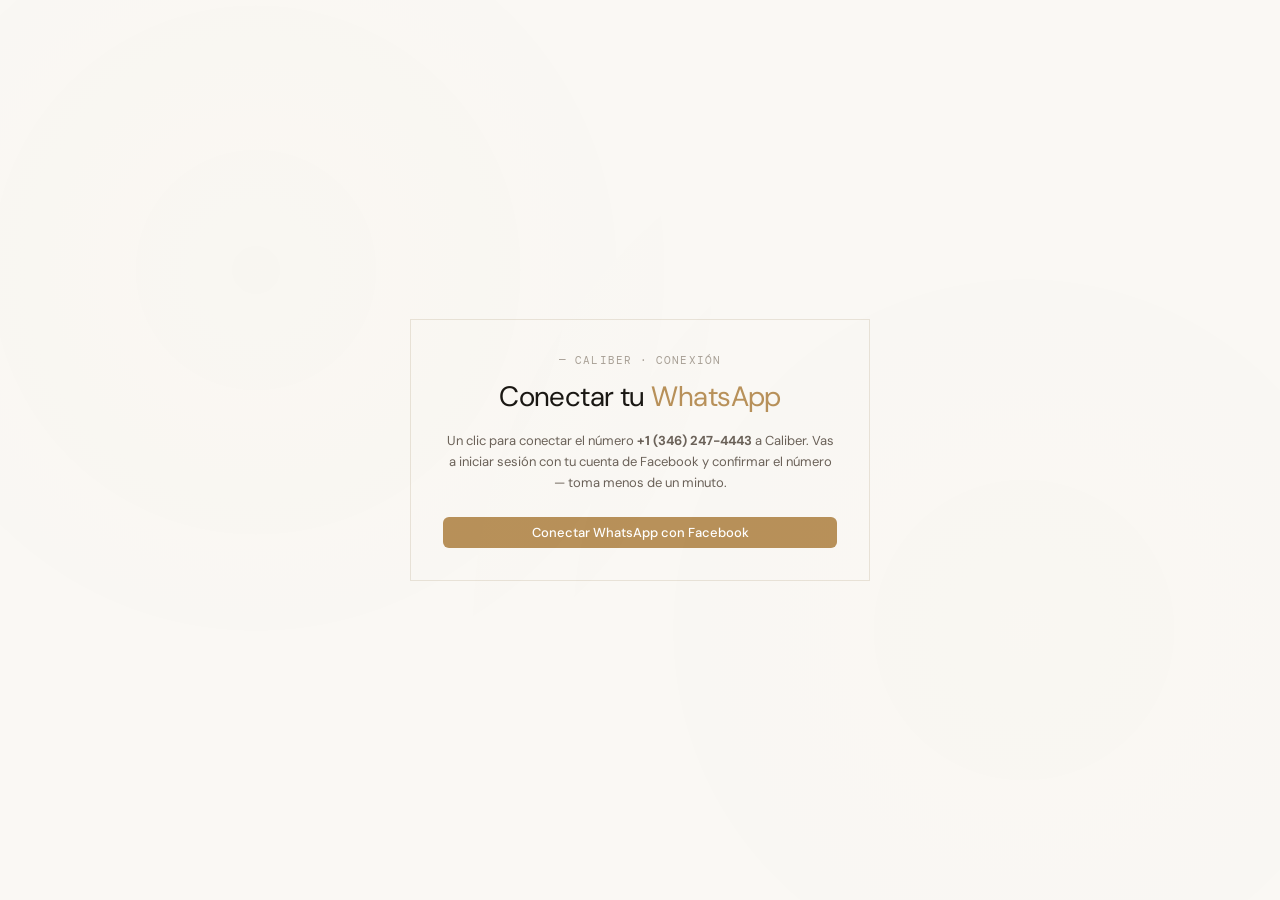
<file: connect-whatsapp.html>
<!DOCTYPE html>
<html lang="es">
<head>
<meta charset="UTF-8" />
  <meta name="robots" content="noindex, nofollow">
<meta name="viewport" content="width=device-width, initial-scale=1.0" />
<title>Conectar WhatsApp — Caliber</title>
<link rel="preconnect" href="https://fonts.googleapis.com">
<link rel="preconnect" href="https://fonts.gstatic.com" crossorigin>
<link rel="preload" as="style" href="https://fonts.googleapis.com/css2?family=DM+Sans:ital,opsz,wght@0,9..40,100..1000;1,9..40,100..1000&family=DM+Mono:ital,wght@0,300;0,400;0,500;1,300;1,400;1,500&display=swap">
<link rel="stylesheet" href="https://fonts.googleapis.com/css2?family=DM+Sans:ital,opsz,wght@0,9..40,100..1000;1,9..40,100..1000&family=DM+Mono:ital,wght@0,300;0,400;0,500;1,300;1,400;1,500&display=swap" media="print" onload="this.media='all'">
<noscript><link rel="stylesheet" href="https://fonts.googleapis.com/css2?family=DM+Sans:ital,opsz,wght@0,9..40,100..1000;1,9..40,100..1000&family=DM+Mono:ital,wght@0,300;0,400;0,500;1,300;1,400;1,500&display=swap"></noscript>
<link rel="stylesheet" href="assets/tokens.css">
<link rel="stylesheet" href="assets/styles.css">
<style>
  body { min-height: 100vh; display: flex; align-items: center; justify-content: center; padding: var(--s-6); }
  .connect-card { max-width: 460px; width: 100%; border: 1px solid var(--line); border-radius: var(--radius); background: var(--surface-1); padding: var(--s-8); text-align: center; }
  .connect-card__num { font-family: var(--font-mono); font-size: 11px; letter-spacing: 0.1em; text-transform: uppercase; color: var(--ink-quiet); }
  .connect-card__title { font-family: var(--font-display); font-size: var(--text-2xl); font-weight: 400; letter-spacing: -0.02em; margin: var(--s-2) 0 var(--s-3); }
  .connect-card__title em { font-style: normal; color: var(--gold); }
  .connect-card__body { color: var(--ink-mute); font-size: var(--text-sm); line-height: 1.6; margin-bottom: var(--s-6); }
  .connect-state { display: none; margin-top: var(--s-5); font-size: var(--text-sm); }
  .connect-state--show { display: block; }
  .connect-state--ok { color: var(--success); font-weight: 600; }
  .connect-state--err { color: #B4432E; }
  .connect-spinner { display: inline-block; width: 14px; height: 14px; border: 2px solid var(--line-strong); border-top-color: var(--gold); border-radius: 50%; animation: spin 0.8s linear infinite; margin-right: 8px; vertical-align: -2px; }
  @keyframes spin { to { transform: rotate(360deg); } }
  .connect-already { display: none; }
</style>
</head>
<body>
<div class="connect-card">
  <div class="connect-card__num">— CALIBER · CONEXIÓN</div>
  <h1 class="connect-card__title">Conectar tu <em>WhatsApp</em></h1>
  <p class="connect-card__body" id="introText">
    Un clic para conectar el número <strong>+1 (346) 247-4443</strong> a Caliber.
    Vas a iniciar sesión con tu cuenta de Facebook y confirmar el número — toma menos de un minuto.
  </p>

  <button class="btn btn--gold" id="connectBtn" style="width:100%">Conectar WhatsApp con Facebook</button>

  <div class="connect-already connect-state connect-state--show" id="alreadyBox">
    <span class="connect-state--ok">✓ Este número ya está conectado a Caliber.</span>
  </div>

  <div class="connect-state" id="stateBox"></div>
</div>

<script src="assets/agent-brain.js"></script>

<!-- Facebook JS SDK -->
<script>
  // ⚠️ Config a rellenar por Alan tras crear la configuración de
  // "Facebook Login for Business" en el panel de la app de Meta
  // (Configurations → Create Configuration → WhatsApp Embedded Signup).
  // Ver SETUP-WHATSAPP-AI.md.
  const META_APP_ID = '2126295867938046';
  const META_CONFIG_ID = 'REEMPLAZAR_CON_TU_CONFIG_ID';
  // Misma URL del Worker que usa inbox.html (window.AGENT_WA_URL en assets/agent-brain.js)
  // — un solo lugar que actualizar cuando el Worker esté desplegado.
  const WORKER_URL = (window.AGENT_WA_URL || '').trim().replace(/\/$/, '');

  window.fbAsyncInit = function () {
    FB.init({ appId: META_APP_ID, autoLogAppEvents: true, xfbml: true, version: 'v21.0' });
    checkStatus();
  };
</script>
<script async defer crossorigin="anonymous" src="https://connect.facebook.net/es_LA/sdk.js"></script>

<script>
(function () {
  const btn = document.getElementById('connectBtn');
  const state = document.getElementById('stateBox');
  const already = document.getElementById('alreadyBox');
  const intro = document.getElementById('introText');

  function show(msg, cls) {
    state.className = 'connect-state connect-state--show' + (cls ? ' ' + cls : '');
    state.innerHTML = msg;
  }

  async function checkStatus() {
    if (!WORKER_URL) return;
    try {
      const r = await fetch(`${WORKER_URL}/status?cb=${Date.now()}`);
      const d = await r.json();
      if (d.connected) {
        btn.style.display = 'none';
        intro.style.display = 'none';
        already.style.display = 'block';
      }
    } catch (e) { /* worker not reachable yet — leave the button visible */ }
  }

  let pendingCode = null;
  let pendingIds = null;

  async function trySubmit() {
    if (!pendingCode || !pendingIds) return;
    show('<span class="connect-spinner"></span> Conectando…');
    if (!WORKER_URL) { show('Falta configurar la URL del backend en esta página (WORKER_URL).', 'connect-state--err'); return; }
    try {
      const r = await fetch(`${WORKER_URL}/onboard`, {
        method: 'POST',
        headers: { 'content-type': 'application/json' },
        body: JSON.stringify({ code: pendingCode, ...pendingIds }),
      });
      const d = await r.json().catch(() => ({}));
      if (!r.ok || d.error) throw new Error(d.error || ('HTTP ' + r.status));
      btn.style.display = 'none';
      show('✓ Listo — tu WhatsApp ya está conectado a Caliber.', 'connect-state--ok');
    } catch (e) {
      show('No se pudo completar la conexión: ' + e.message + '. Contacta a Alan con este mensaje.', 'connect-state--err');
    }
  }

  window.addEventListener('message', (event) => {
    if (!event.origin.endsWith('facebook.com')) return;
    try {
      const data = JSON.parse(event.data);
      if (data.type === 'WA_EMBEDDED_SIGNUP' && data.event === 'FINISH') {
        pendingIds = { waba_id: data.data.waba_id, phone_number_id: data.data.phone_number_id };
        trySubmit();
      }
    } catch (e) { /* not our message */ }
  });

  btn.addEventListener('click', () => {
    if (META_CONFIG_ID === 'REEMPLAZAR_CON_TU_CONFIG_ID') {
      show('Esta página todavía no está configurada del todo (falta el config_id de Meta). Avisa a Alan.', 'connect-state--err');
      return;
    }
    show('<span class="connect-spinner"></span> Abriendo la ventana de Facebook…');
    FB.login((response) => {
      if (response.authResponse && response.authResponse.code) {
        pendingCode = response.authResponse.code;
        trySubmit();
      } else {
        show('Se cerró la ventana antes de terminar. Pulsa el botón para intentar de nuevo.', 'connect-state--err');
      }
    }, {
      config_id: META_CONFIG_ID,
      response_type: 'code',
      override_default_response_type: true,
      extras: { setup: {} },
    });
  });
})();
</script>
</body>
</html>
</file>
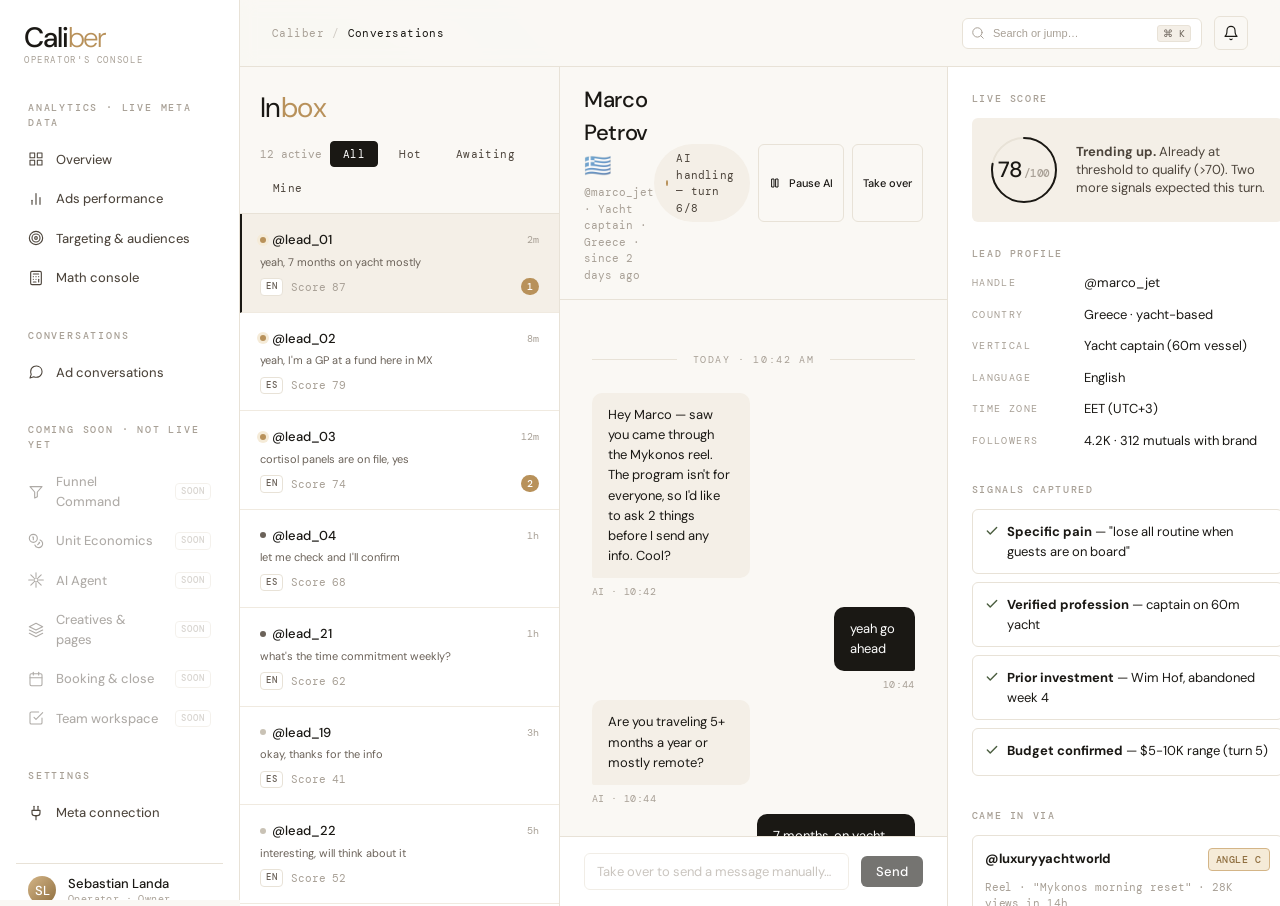
<file: conversations.html>
<!DOCTYPE html>
<html lang="en">
<head>
<meta charset="UTF-8" />
  <meta name="robots" content="noindex, nofollow">
<meta name="viewport" content="width=device-width, initial-scale=1.0" />
<meta name="caliber-page" content="conversations|Conversations" />
<title>Caliber · Conversations</title>
<link rel="preconnect" href="https://fonts.googleapis.com">
<link rel="preconnect" href="https://fonts.gstatic.com" crossorigin>
<link rel="preload" as="style" href="https://fonts.googleapis.com/css2?family=DM+Sans:ital,opsz,wght@0,9..40,100..1000;1,9..40,100..1000&family=DM+Mono:ital,wght@0,300;0,400;0,500;1,300;1,400;1,500&display=swap">
<link rel="stylesheet" href="https://fonts.googleapis.com/css2?family=DM+Sans:ital,opsz,wght@0,9..40,100..1000;1,9..40,100..1000&family=DM+Mono:ital,wght@0,300;0,400;0,500;1,300;1,400;1,500&display=swap" media="print" onload="this.media='all'">
<noscript><link rel="stylesheet" href="https://fonts.googleapis.com/css2?family=DM+Sans:ital,opsz,wght@0,9..40,100..1000;1,9..40,100..1000&family=DM+Mono:ital,wght@0,300;0,400;0,500;1,300;1,400;1,500&display=swap"></noscript>
<link rel="stylesheet" href="assets/tokens.css">
<link rel="stylesheet" href="assets/styles.css">
<style>
  .conv-shell {
    display: grid;
    grid-template-columns: 320px 1fr 360px;
    height: calc(100vh - 61px);
    overflow: hidden;
  }

  .conv-list {
    background: var(--surface);
    border-right: 1px solid var(--line);
    display: flex;
    flex-direction: column;
    min-height: 0;
  }

  .conv-list__head {
    padding: var(--s-5) var(--s-5) var(--s-3);
    border-bottom: 1px solid var(--line);
    background: var(--bg);
  }

  .conv-list__title {
    font-family: var(--font-display);
    font-size: var(--text-2xl);
    font-weight: 400;
    letter-spacing: -0.02em;
    margin: 0 0 var(--s-3);
  }

  .conv-list__title em { font-style: normal; color: var(--gold); }

  .conv-list__filters {
    display: flex;
    gap: 4px;
    margin-top: var(--s-3);
    overflow-x: auto;
  }

  .conv-list__body { flex: 1; overflow-y: auto; }

  .conv-item {
    padding: var(--s-4) var(--s-5);
    border-bottom: 1px solid var(--line-soft);
    cursor: pointer;
    display: grid;
    grid-template-columns: 1fr auto;
    gap: var(--s-1) var(--s-3);
    align-items: center;
    transition: background var(--dur-fast);
  }

  .conv-item:hover { background: var(--surface-2); }
  .conv-item--active { background: var(--surface-2); border-left: 2px solid var(--ink); padding-left: calc(var(--s-5) - 2px); }

  .conv-item__handle { font-family: var(--font-body); font-weight: 500; font-size: var(--text-sm); color: var(--ink); display: flex; align-items: center; gap: 6px; }
  .conv-item__time { font-family: var(--font-mono); font-size: 10px; color: var(--ink-quiet); letter-spacing: 0; }
  .conv-item__preview { grid-column: 1 / -1; font-size: var(--text-xs); color: var(--ink-mute); overflow: hidden; text-overflow: ellipsis; white-space: nowrap; }
  .conv-item__meta-row { grid-column: 1 / -1; display: flex; gap: var(--s-2); align-items: center; margin-top: 4px; }
  .conv-item__unread { background: var(--gold); color: var(--surface); font-family: var(--font-mono); font-size: 10px; padding: 1px 6px; border-radius: var(--r-full); font-weight: 500; }

  /* Center pane ─ chat ─ */
  .conv-main {
    display: flex;
    flex-direction: column;
    min-height: 0;
    background: var(--bg);
  }

  .conv-main__head {
    padding: var(--s-4) var(--s-6);
    border-bottom: 1px solid var(--line);
    display: flex;
    align-items: center;
    justify-content: space-between;
    background: var(--bg);
  }

  .conv-main__lead-name {
    font-family: var(--font-display);
    font-size: var(--text-xl);
    font-weight: 500;
    margin: 0;
    letter-spacing: -0.015em;
  }

  .conv-main__lead-meta {
    font-family: var(--font-mono);
    font-size: var(--text-xs);
    color: var(--ink-quiet);
    margin-top: 2px;
  }

  .conv-main__body {
    flex: 1;
    overflow-y: auto;
    padding: var(--s-8) var(--s-8);
    display: flex;
    flex-direction: column;
    gap: var(--s-2);
  }

  .conv-msg-group { display: flex; flex-direction: column; gap: 2px; max-width: 70%; }
  .conv-msg-group--lead { align-self: flex-end; align-items: flex-end; }
  .conv-msg-group--ai { align-self: flex-start; align-items: flex-start; }

  .conv-day-divider {
    text-align: center;
    margin: var(--s-4) 0;
    position: relative;
  }

  .conv-day-divider span {
    background: var(--bg);
    padding: 0 var(--s-4);
    font-family: var(--font-mono);
    font-size: 10px;
    letter-spacing: 0.16em;
    text-transform: uppercase;
    color: var(--ink-quiet);
    position: relative;
    z-index: 1;
  }

  .conv-day-divider::before {
    content: "";
    position: absolute;
    inset: 50% 0 auto 0;
    height: 1px;
    background: var(--line);
  }

  .conv-main__footer {
    padding: var(--s-4) var(--s-6);
    border-top: 1px solid var(--line);
    background: var(--surface);
    display: flex;
    align-items: center;
    gap: var(--s-3);
  }

  .conv-ai-banner {
    display: flex;
    align-items: center;
    gap: var(--s-2);
    padding: 6px 12px;
    background: var(--surface-2);
    border-radius: var(--r-full);
    font-family: var(--font-mono);
    font-size: 11px;
    color: var(--ink-soft);
    letter-spacing: 0.02em;
  }

  .conv-ai-banner__dot {
    width: 6px;
    height: 6px;
    border-radius: 50%;
    background: var(--gold);
    animation: live-pulse 2s ease-in-out infinite;
  }

  /* Right pane ─ context ─ */
  .conv-aside {
    background: var(--surface);
    border-left: 1px solid var(--line);
    overflow-y: auto;
    padding: var(--s-6);
  }

  .ctx-section { margin-bottom: var(--s-8); }

  .ctx-section__label {
    font-family: var(--font-mono);
    font-size: 10px;
    letter-spacing: 0.16em;
    text-transform: uppercase;
    color: var(--ink-quiet);
    font-weight: 500;
    margin-bottom: var(--s-3);
  }

  .ctx-score {
    display: flex;
    align-items: center;
    gap: var(--s-4);
    padding: var(--s-4);
    background: var(--surface-2);
    border-radius: var(--r-md);
    margin-bottom: var(--s-6);
  }

  .ctx-score__hint { font-size: var(--text-sm); color: var(--ink-soft); line-height: 1.4; }

  .ctx-row {
    display: grid;
    grid-template-columns: 100px 1fr;
    gap: var(--s-3);
    margin-bottom: var(--s-3);
    font-size: var(--text-sm);
  }

  .ctx-row dt {
    font-family: var(--font-mono);
    font-size: 10px;
    letter-spacing: 0.14em;
    text-transform: uppercase;
    color: var(--ink-quiet);
    align-self: center;
  }

  .ctx-row dd { margin: 0; color: var(--ink); }

  .signals { display: flex; flex-direction: column; gap: var(--s-2); }
  .signal {
    display: flex;
    align-items: flex-start;
    gap: var(--s-2);
    padding: var(--s-3);
    border: 1px solid var(--line);
    border-radius: var(--r-md);
    font-size: var(--text-sm);
  }
  .signal__check { color: var(--success); flex-shrink: 0; margin-top: 2px; }

  /* Responsive: not enough room for 3 zones on tablet/phone → show the chat only */
  @media (max-width: 1024px) {
    .conv-shell { grid-template-columns: 1fr; height: auto; }
    .conv-list, .conv-aside { display: none; }
    .conv-main { min-height: calc(100vh - 61px); }
  }
  @media (max-width: 768px) {
    .conv-main__head { flex-wrap: wrap; gap: var(--s-3); }
    .conv-msg-group { max-width: 88%; }
    .conv-main__body { padding: var(--s-5) var(--s-4); }
  }
</style>
</head>
<body>
<div id="page-content">
<div class="content content--flush">
<div class="conv-shell">

  <!-- LEFT: list ─────────────────────────── -->
  <aside class="conv-list reveal">
    <div class="conv-list__head">
      <h2 class="conv-list__title">In<em>box</em></h2>
      <div class="filter-bar" style="border:none;padding:0;background:transparent">
        <span class="mono text-xs text-quiet">12 active</span>
        <button class="filter-chip filter-chip--active">All</button>
        <button class="filter-chip">Hot</button>
        <button class="filter-chip">Awaiting</button>
        <button class="filter-chip">Mine</button>
      </div>
    </div>
    <div class="conv-list__body" id="convList"></div>
  </aside>

  <!-- CENTER: chat ───────────────────────── -->
  <section class="conv-main reveal reveal-1">
    <header class="conv-main__head">
      <div>
        <h2 class="conv-main__lead-name">Marco Petrov <span style="opacity:0.6">🇬🇷</span></h2>
        <div class="conv-main__lead-meta">@marco_jet · Yacht captain · Greece · since 2 days ago</div>
      </div>
      <div class="flex gap-2">
        <div class="conv-ai-banner">
          <span class="conv-ai-banner__dot"></span>
          AI handling — turn 6/8
        </div>
        <button class="btn btn--ghost btn--sm" id="pauseAi"><svg width="12" height="12" viewBox="0 0 24 24" fill="none" stroke="currentColor" stroke-width="2" stroke-linecap="round" stroke-linejoin="round"><rect x="6" y="4" width="4" height="16"/><rect x="14" y="4" width="4" height="16"/></svg> <span id="pauseAiLabel">Pause AI</span></button>
        <button class="btn btn--ghost btn--sm" id="takeOver">Take over</button>
      </div>
    </header>

    <div class="conv-main__body" id="convBody"></div>

    <footer class="conv-main__footer">
      <input class="input" placeholder="Take over to send a message manually…" disabled style="opacity:0.6">
      <button class="btn btn--primary" disabled style="opacity:0.6">Send</button>
    </footer>
  </section>

  <!-- RIGHT: context ─────────────────────── -->
  <aside class="conv-aside reveal reveal-2">
    <div class="ctx-section">
      <div class="ctx-section__label">Live score</div>
      <div class="ctx-score">
        <div id="ctxScore"></div>
        <div class="ctx-score__hint">
          <strong>Trending up.</strong> Already at threshold to qualify (>70).
          Two more signals expected this turn.
        </div>
      </div>

      <div class="ctx-section__label">Lead profile</div>
      <dl style="margin:0">
        <div class="ctx-row"><dt>Handle</dt><dd>@marco_jet</dd></div>
        <div class="ctx-row"><dt>Country</dt><dd>Greece · yacht-based</dd></div>
        <div class="ctx-row"><dt>Vertical</dt><dd>Yacht captain (60m vessel)</dd></div>
        <div class="ctx-row"><dt>Language</dt><dd>English</dd></div>
        <div class="ctx-row"><dt>Time zone</dt><dd>EET (UTC+3)</dd></div>
        <div class="ctx-row"><dt>Followers</dt><dd>4.2K · 312 mutuals with brand</dd></div>
      </dl>
    </div>

    <div class="ctx-section">
      <div class="ctx-section__label">Signals captured</div>
      <div class="signals">
        <div class="signal">
          <span class="signal__check"><svg width="14" height="14" viewBox="0 0 24 24" fill="none" stroke="currentColor" stroke-width="2.4" stroke-linecap="round" stroke-linejoin="round"><polyline points="20 6 9 17 4 12"/></svg></span>
          <span><strong>Specific pain</strong> — "lose all routine when guests are on board"</span>
        </div>
        <div class="signal">
          <span class="signal__check"><svg width="14" height="14" viewBox="0 0 24 24" fill="none" stroke="currentColor" stroke-width="2.4" stroke-linecap="round" stroke-linejoin="round"><polyline points="20 6 9 17 4 12"/></svg></span>
          <span><strong>Verified profession</strong> — captain on 60m yacht</span>
        </div>
        <div class="signal">
          <span class="signal__check"><svg width="14" height="14" viewBox="0 0 24 24" fill="none" stroke="currentColor" stroke-width="2.4" stroke-linecap="round" stroke-linejoin="round"><polyline points="20 6 9 17 4 12"/></svg></span>
          <span><strong>Prior investment</strong> — Wim Hof, abandoned week 4</span>
        </div>
        <div class="signal">
          <span class="signal__check"><svg width="14" height="14" viewBox="0 0 24 24" fill="none" stroke="currentColor" stroke-width="2.4" stroke-linecap="round" stroke-linejoin="round"><polyline points="20 6 9 17 4 12"/></svg></span>
          <span><strong>Budget confirmed</strong> — $5-10K range (turn 5)</span>
        </div>
      </div>
    </div>

    <div class="ctx-section">
      <div class="ctx-section__label">Came in via</div>
      <div style="padding:var(--s-3);border:1px solid var(--line);border-radius:var(--r-md);">
        <div class="flex items-center justify-between">
          <strong class="text-sm">@luxuryyachtworld</strong>
          <span class="tag tag--gold">Angle C</span>
        </div>
        <div class="mono text-xs text-quiet mt-2">Reel · "Mykonos morning reset" · 28K views in 14h</div>
      </div>
    </div>

    <div class="ctx-section">
      <div class="ctx-section__label">Next AI action</div>
      <div style="padding:var(--s-3);background:var(--gold-tint);border-radius:var(--r-md);font-size:var(--text-sm);line-height:1.5;color:var(--ink);">
        Will offer 2 specific call slots (Thu 4PM EET or Fri 11AM EET) once turn 7 confirms time-of-week preference.
      </div>
    </div>
  </aside>

</div>
</div>
</div>

<script src="assets/data.js"></script>
<script src="assets/app.js"></script>
<script>
  const D = window.CALIBER_DATA;

  // Conversation list
  document.getElementById('convList').innerHTML = D.conversations.map((c, i) => {
    const active = i === 0 ? 'conv-item--active' : '';
    const dot = c.status === 'hot' ? 'dot--hot' : c.status === 'warm' ? 'dot--warm' : 'dot--cool';
    return `
      <div class="conv-item ${active}">
        <div class="conv-item__handle">
          <span class="dot ${dot}"></span>
          ${c.handle}
        </div>
        <div class="conv-item__time">${c.timeAgo}</div>
        <div class="conv-item__preview">${c.lastMsg}</div>
        <div class="conv-item__meta-row">
          <span class="tag" style="font-size:9px;padding:1px 5px">${c.lang}</span>
          <span class="mono text-xs text-quiet">Score ${c.score}</span>
          ${c.unread ? `<span class="conv-item__unread" style="margin-left:auto">${c.unread}</span>` : ''}
        </div>
      </div>
    `;
  }).join('');

  // Transcript
  document.getElementById('convBody').innerHTML = `
    <div class="conv-day-divider"><span>Today · 10:42 AM</span></div>
    ${D.transcriptMarco.map(m => `
      <div class="conv-msg-group conv-msg-group--${m.who}">
        <div class="bubble bubble--${m.who}">${m.text}</div>
        <div class="bubble__meta">${m.who === 'ai' ? 'AI · ' : ''}${m.t}</div>
      </div>
    `).join('')}
    <div class="conv-msg-group conv-msg-group--ai">
      <div class="bubble bubble--ai" style="display:flex;gap:6px;align-items:center;font-style: normal;color:var(--ink-mute)">
        <span style="display:inline-flex;gap:3px">
          <span style="width:5px;height:5px;background:var(--ink-mute);border-radius:50%;animation:bounce 1.2s ease-in-out infinite"></span>
          <span style="width:5px;height:5px;background:var(--ink-mute);border-radius:50%;animation:bounce 1.2s ease-in-out 0.15s infinite"></span>
          <span style="width:5px;height:5px;background:var(--ink-mute);border-radius:50%;animation:bounce 1.2s ease-in-out 0.3s infinite"></span>
        </span>
        AI is composing the next message…
      </div>
    </div>
    <style>
      @keyframes bounce {
        0%, 60%, 100% { transform: translateY(0); opacity: 0.4; }
        30% { transform: translateY(-4px); opacity: 1; }
      }
    </style>
  `;

  // Score dial
  document.getElementById('ctxScore').innerHTML = calScoreDial(78, 72);

  // Pause/take over
  let aiPaused = false;
  document.getElementById('pauseAi').addEventListener('click', () => {
    aiPaused = !aiPaused;
    document.getElementById('pauseAiLabel').textContent = aiPaused ? 'Resume AI' : 'Pause AI';
    calToast(aiPaused ? 'AI paused for @marco_jet' : 'AI resumed');
  });

  document.getElementById('takeOver').addEventListener('click', () => {
    calToast('You took over. The AI is on stand-by.');
    document.querySelectorAll('.conv-main__footer input, .conv-main__footer button').forEach(el => {
      el.disabled = false; el.style.opacity = 1;
    });
    document.querySelector('.conv-ai-banner').style.display = 'none';
  });
</script>
</body>
</html>
</file>
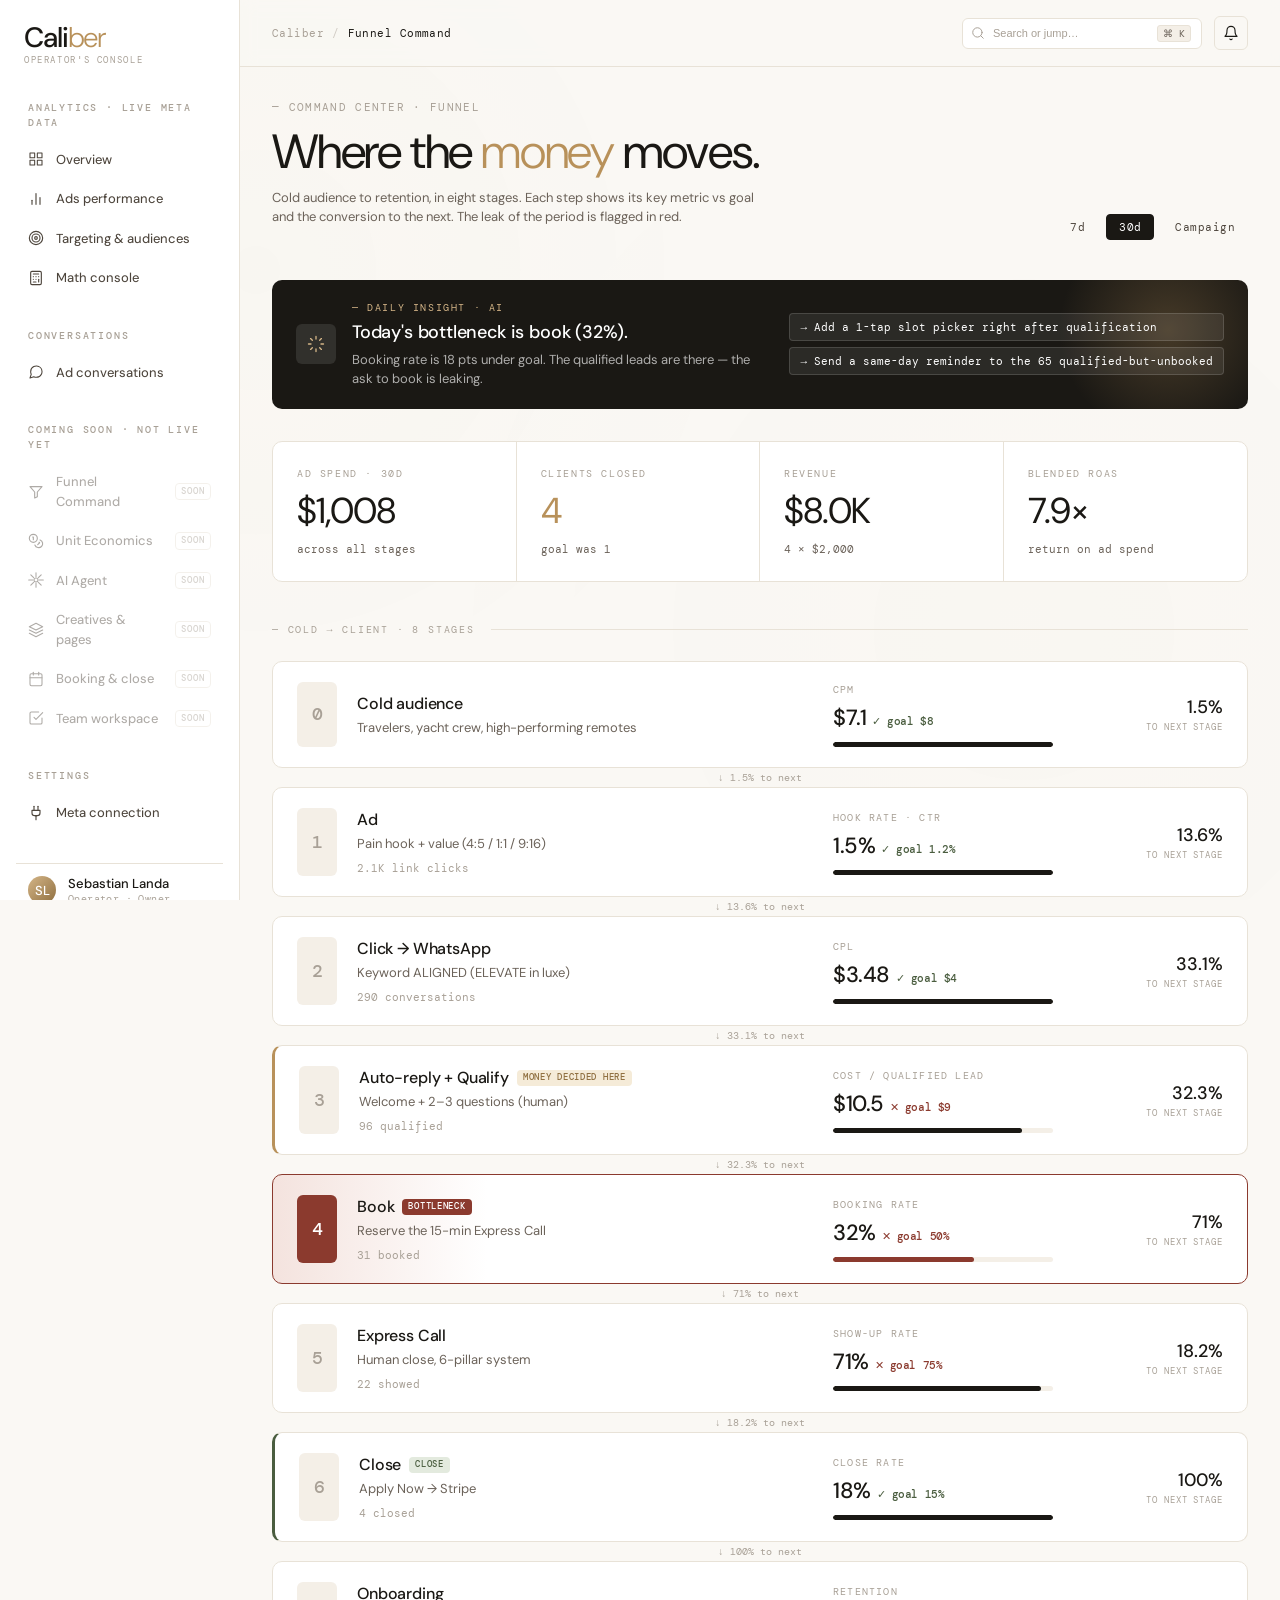
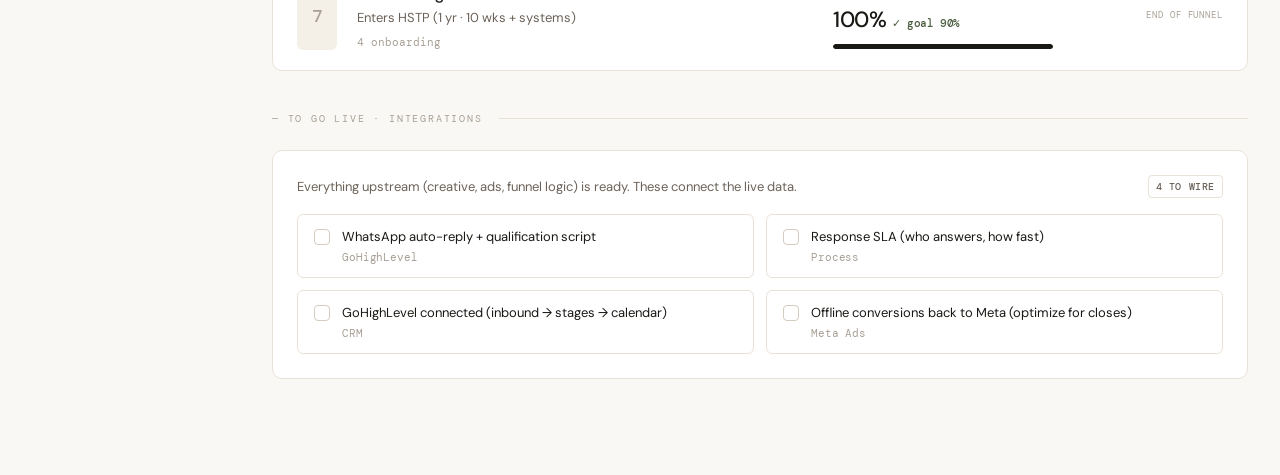
<file: funnel.html>
<!DOCTYPE html>
<html lang="en">
<head>
<meta charset="UTF-8" />
  <meta name="robots" content="noindex, nofollow">
<meta name="viewport" content="width=device-width, initial-scale=1.0" />
<meta name="caliber-page" content="funnel|Funnel Command" />
<title>Caliber · Funnel Command</title>
<link rel="preconnect" href="https://fonts.googleapis.com">
<link rel="preconnect" href="https://fonts.gstatic.com" crossorigin>
<link rel="preload" as="style" href="https://fonts.googleapis.com/css2?family=DM+Sans:ital,opsz,wght@0,9..40,100..1000;1,9..40,100..1000&family=DM+Mono:ital,wght@0,300;0,400;0,500;1,300;1,400;1,500&display=swap">
<link rel="stylesheet" href="https://fonts.googleapis.com/css2?family=DM+Sans:ital,opsz,wght@0,9..40,100..1000;1,9..40,100..1000&family=DM+Mono:ital,wght@0,300;0,400;0,500;1,300;1,400;1,500&display=swap" media="print" onload="this.media='all'">
<noscript><link rel="stylesheet" href="https://fonts.googleapis.com/css2?family=DM+Sans:ital,opsz,wght@0,9..40,100..1000;1,9..40,100..1000&family=DM+Mono:ital,wght@0,300;0,400;0,500;1,300;1,400;1,500&display=swap"></noscript>
<link rel="stylesheet" href="assets/tokens.css">
<link rel="stylesheet" href="assets/styles.css">
<style>
  .funnel-kpis { display: grid; grid-template-columns: repeat(4, 1fr); gap: 0; border: 1px solid var(--line); border-radius: var(--r-lg); background: var(--surface); overflow: hidden; margin-bottom: var(--s-8); }
  .fk { padding: var(--s-6); border-right: 1px solid var(--line); }
  .fk:last-child { border-right: none; }
  .fk__label { font-family: var(--font-mono); font-size: 10px; letter-spacing: 0.16em; text-transform: uppercase; color: var(--ink-quiet); margin-bottom: var(--s-3); }
  .fk__value { font-family: var(--font-display); font-size: var(--text-3xl); font-weight: 400; letter-spacing: -0.03em; line-height: 1; }
  .fk__value em { color: var(--gold); font-style: normal; }
  .fk__sub { font-family: var(--font-mono); font-size: var(--text-xs); color: var(--ink-mute); margin-top: var(--s-3); }
  @media (max-width: 1024px) { .funnel-kpis { grid-template-columns: 1fr 1fr; } .fk:nth-child(2){border-right:none} .fk:nth-child(1),.fk:nth-child(2){border-bottom:1px solid var(--line)} }
  @media (max-width: 768px) {
    .funnel-kpis { grid-template-columns: 1fr 1fr; }
    .fstage { grid-template-columns: 36px 1fr; gap: var(--s-3); }
    .fstage__metric { grid-column: 2; padding-top: var(--s-3); border-top: 1px solid var(--line-soft); }
    .fstage__conv { grid-column: 2; align-items: flex-start; text-align: left; }
    .insight-banner { grid-template-columns: 1fr; }
    .insight-banner__actions { flex-direction: row; flex-wrap: wrap; }
    .insight-action { white-space: normal; }
  }
  @media (max-width: 480px) { .funnel-kpis { grid-template-columns: 1fr; } .fk { border-right: none; border-bottom: 1px solid var(--line); } }
</style>
</head>
<body>
<div id="page-content">
<main class="content">

  <div class="page-header reveal">
    <div>
      <div class="page-header__num">— COMMAND CENTER · FUNNEL</div>
      <h1 class="page-header__title">Where the <em>money</em> moves.</h1>
      <p class="page-header__sub">
        Cold audience to retention, in eight stages. Each step shows its key metric vs goal
        and the conversion to the next. The leak of the period is flagged in red.
      </p>
    </div>
    <div class="flex gap-2">
      <button class="filter-chip">7d</button>
      <button class="filter-chip filter-chip--active">30d</button>
      <button class="filter-chip">Campaign</button>
    </div>
  </div>

  <!-- AI daily insight -->
  <section class="insight-banner reveal reveal-1" id="insightBanner">
    <div class="insight-banner__icon">
      <svg width="20" height="20" viewBox="0 0 24 24" fill="none" stroke="currentColor" stroke-width="1.6" stroke-linecap="round" stroke-linejoin="round"><path d="M12 3v3M12 18v3M5.5 5.5l2.1 2.1M16.4 16.4l2.1 2.1M3 12h3M18 12h3M5.5 18.5l2.1-2.1M16.4 7.6l2.1-2.1"/></svg>
    </div>
    <div style="position:relative">
      <div class="insight-banner__label">— Daily insight · AI</div>
      <div class="insight-banner__headline" id="insightHeadline">Analyzing the funnel…</div>
      <div class="insight-banner__detail" id="insightDetail"></div>
    </div>
    <div class="insight-banner__actions" id="insightActions"></div>
  </section>

  <!-- Top KPIs -->
  <section class="funnel-kpis reveal reveal-1" id="funnelKpis"></section>

  <!-- The 8-stage funnel -->
  <div class="divider-label">
    <span class="divider-label__text">— Cold → Client · 8 stages</span>
    <span class="divider-label__line"></span>
  </div>

  <section style="display:flex;flex-direction:column" id="funnelStages"></section>

  <!-- To go live · integration blockers (mirrors the client journey) -->
  <div class="divider-label">
    <span class="divider-label__text">— To go live · integrations</span>
    <span class="divider-label__line"></span>
  </div>
  <section class="card reveal reveal-6">
    <div class="card__body">
      <div class="flex justify-between items-center mb-4" style="flex-wrap:wrap;gap:var(--s-2)">
        <div class="text-sm text-mute">Everything upstream (creative, ads, funnel logic) is ready. These connect the live data.</div>
        <span class="tag tag--ghost">4 to wire</span>
      </div>
      <div id="goLive" style="display:grid;grid-template-columns:1fr 1fr;gap:var(--s-3)"></div>
    </div>
  </section>

  <div style="height:var(--s-16)"></div>
</main>
</div>

<script src="assets/data.js"></script>
<script src="assets/ai.js"></script>
<script src="assets/app.js"></script>
<script>
  const G = window.CALIBER_DATA.growth;
  const usd = (n) => '$' + (+n).toLocaleString('en-US', { maximumFractionDigits: (+n < 100 ? 2 : 0) });
  const fmtMetric = (f) => f.format === 'usd' ? usd(f.value) : f.value + '%';
  const fmtGoal   = (f) => f.format === 'usd' ? usd(f.goal)  : f.goal + '%';
  const compact = (n) => n >= 1000 ? (n/1000).toFixed(n>=10000?0:1)+'K' : String(n);

  // Top KPIs
  const clients = G.target.clientsClosed, ticket = G.target.ticket;
  const revenue = G.revenue, spend = G.spend;
  document.getElementById('funnelKpis').innerHTML = [
    { label: "Ad spend · 30d", value: usd(spend), sub: "across all stages" },
    { label: "Clients closed",  value: `<em>${clients}</em>`, sub: `goal was ${G.target.clientsGoal}` },
    { label: "Revenue",         value: '$' + (revenue/1000).toFixed(1) + 'K', sub: `${clients} × ${usd(ticket)}` },
    { label: "Blended ROAS",    value: (revenue/spend).toFixed(1) + '×', sub: "return on ad spend" }
  ].map(k => `
    <div class="fk">
      <div class="fk__label">${k.label}</div>
      <div class="fk__value">${k.value}</div>
      <div class="fk__sub">${k.sub}</div>
    </div>`).join('');

  // Funnel stages
  const maxCount = Math.max(...G.funnel.filter(f => f.count).map(f => f.count), 1);
  document.getElementById('funnelStages').innerHTML = G.funnel.map((f, i) => {
    const lowerBetter = f.format === 'usd';
    const onGoal = lowerBetter ? f.value <= f.goal : f.value >= f.goal;
    const barPct = lowerBetter
      ? Math.min(100, (f.goal / f.value) * 100)
      : Math.min(100, (f.value / f.goal) * 100);
    const cls = f.bottleneck ? 'fstage--bottleneck' : f.emphasis === 'money' ? 'fstage--money' : f.emphasis === 'close' ? 'fstage--close' : '';
    const tag = f.bottleneck ? '<span class="emphasis-tag emphasis-tag--bottleneck">Bottleneck</span>'
      : f.emphasis === 'money' ? '<span class="emphasis-tag emphasis-tag--money">Money decided here</span>'
      : f.emphasis === 'close' ? '<span class="emphasis-tag emphasis-tag--close">Close</span>' : '';
    const arrow = i < G.funnel.length - 1
      ? `<div class="fstage-arrow"><span>↓ ${f.toNext}% to next</span></div>` : '';
    return `
      <div class="fstage ${cls} reveal reveal-${Math.min(i+1,6)}">
        <div class="fstage__num">${f.stage}</div>
        <div class="fstage__main">
          <div class="fstage__label">${f.label} ${tag}</div>
          <div class="fstage__what">${f.what}</div>
          ${f.count != null ? `<div class="fstage__count">${compact(f.count)} ${f.countLabel}</div>` : ''}
        </div>
        <div class="fstage__metric">
          <div class="fstage__metric-label">${f.metric}</div>
          <div class="fstage__metric-val">${fmtMetric(f)}
            <span class="fstage__goal ${onGoal ? 'fstage__goal--ok' : 'fstage__goal--off'}">${onGoal ? '✓' : '✕'} goal ${fmtGoal(f)}</span>
          </div>
          <div class="fstage__bar"><div class="fstage__bar-fill" style="width:${barPct}%"></div></div>
        </div>
        <div class="fstage__conv">
          ${i < G.funnel.length - 1 ? `<div class="fstage__conv-val">${f.toNext}%</div><div class="fstage__conv-lbl">to next stage</div>` : '<div class="fstage__conv-lbl">end of funnel</div>'}
        </div>
      </div>
      ${arrow}`;
  }).join('');

  // To-go-live integration blockers (from the client's journey)
  const blockers = [
    { t: "WhatsApp auto-reply + qualification script", n: "GoHighLevel" },
    { t: "Response SLA (who answers, how fast)", n: "Process" },
    { t: "GoHighLevel connected (inbound → stages → calendar)", n: "CRM" },
    { t: "Offline conversions back to Meta (optimize for closes)", n: "Meta Ads" }
  ];
  document.getElementById('goLive').innerHTML = blockers.map(b => `
    <div style="display:flex;gap:var(--s-3);align-items:flex-start;padding:var(--s-3) var(--s-4);border:1px solid var(--line);border-radius:var(--r-md)">
      <span style="width:16px;height:16px;border:1.5px solid var(--line-strong);border-radius:4px;flex-shrink:0;margin-top:2px"></span>
      <div><div class="text-sm" style="color:var(--ink)">${b.t}</div><div class="mono text-xs text-quiet" style="margin-top:2px">${b.n}</div></div>
    </div>`).join('');

  // AI daily insight
  (async function () {
    const insight = await window.aiGetDailyInsight(G.funnel);
    document.getElementById('insightHeadline').textContent = insight.headline;
    document.getElementById('insightDetail').textContent = insight.detail;
    document.getElementById('insightActions').innerHTML = insight.actions
      .map(a => `<button class="insight-action" onclick="calToast('Action queued — needs human approval')">→ ${a}</button>`).join('');
  })();
</script>
</body>
</html>
</file>
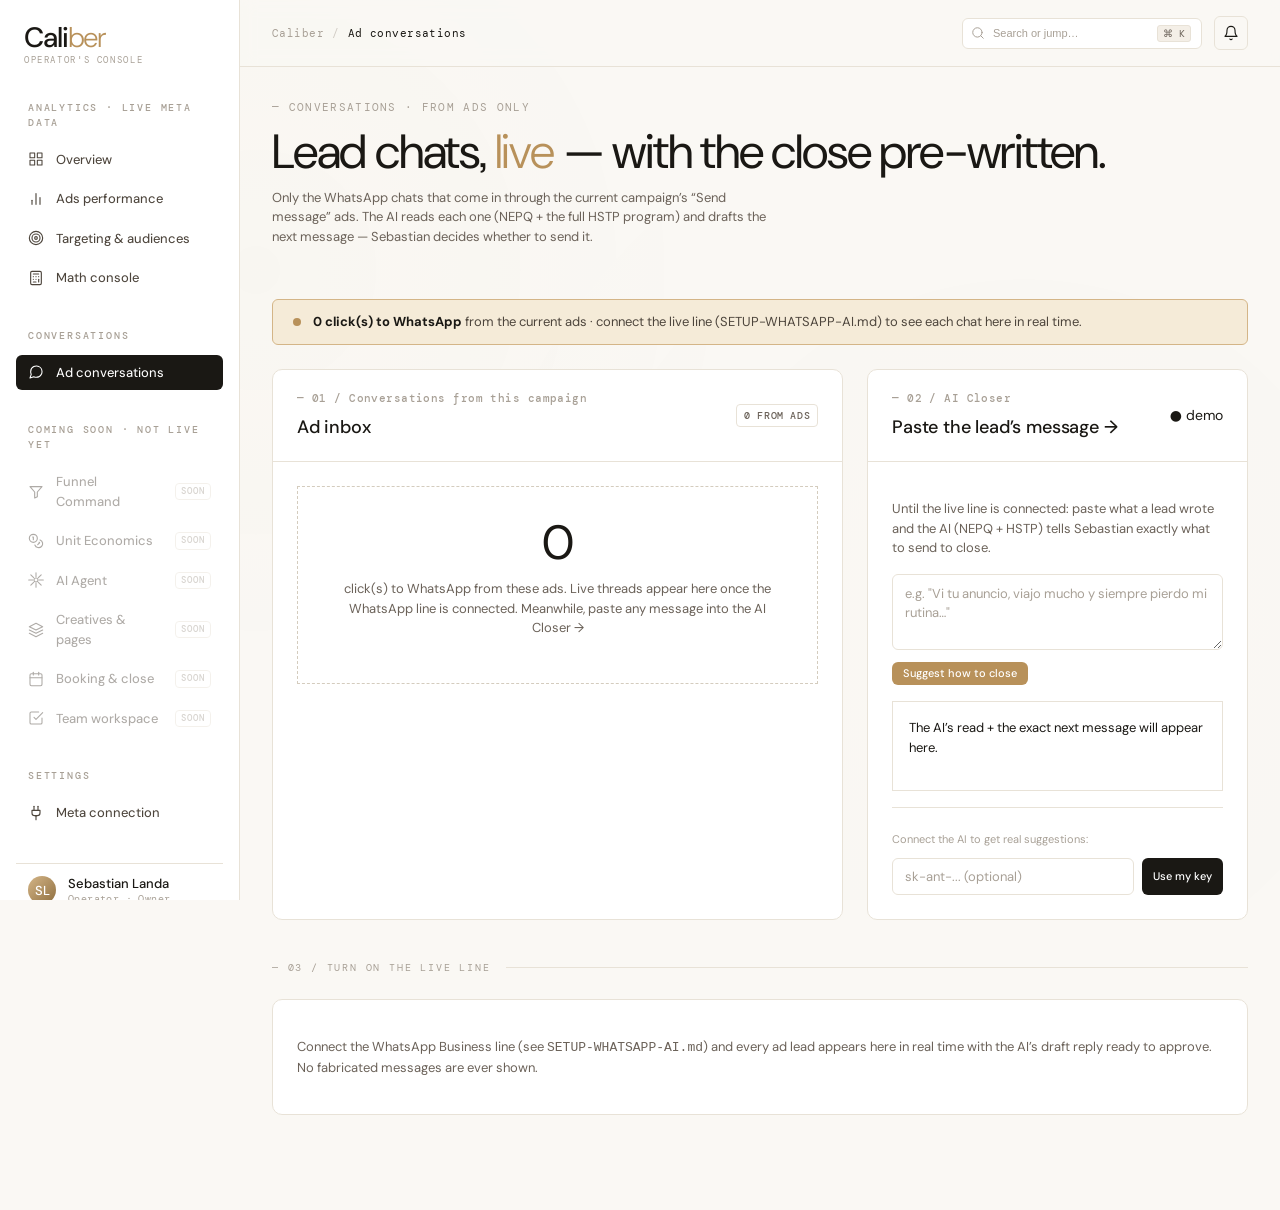
<file: inbox.html>
<!DOCTYPE html>
<html lang="en">
<head>
<meta charset="UTF-8" />
  <meta name="robots" content="noindex, nofollow">
<meta name="viewport" content="width=device-width, initial-scale=1.0" />
<meta name="caliber-page" content="inbox|Ad conversations" />
<title>Caliber · Ad conversations</title>
<link rel="preconnect" href="https://fonts.googleapis.com">
<link rel="preconnect" href="https://fonts.gstatic.com" crossorigin>
<link rel="preload" as="style" href="https://fonts.googleapis.com/css2?family=DM+Sans:ital,opsz,wght@0,9..40,100..1000;1,9..40,100..1000&family=DM+Mono:ital,wght@0,300;0,400;0,500;1,300;1,400;1,500&display=swap">
<link rel="stylesheet" href="https://fonts.googleapis.com/css2?family=DM+Sans:ital,opsz,wght@0,9..40,100..1000;1,9..40,100..1000&family=DM+Mono:ital,wght@0,300;0,400;0,500;1,300;1,400;1,500&display=swap" media="print" onload="this.media='all'">
<noscript><link rel="stylesheet" href="https://fonts.googleapis.com/css2?family=DM+Sans:ital,opsz,wght@0,9..40,100..1000;1,9..40,100..1000&family=DM+Mono:ital,wght@0,300;0,400;0,500;1,300;1,400;1,500&display=swap"></noscript>
<link rel="stylesheet" href="assets/tokens.css">
<link rel="stylesheet" href="assets/styles.css">
<style>
  .inbox2 { display:grid; grid-template-columns:320px 1fr; border:1px solid var(--line); border-radius:var(--radius); overflow:hidden; min-height:560px; background:var(--surface-1); }
  .ilist { border-right:1px solid var(--line); overflow-y:auto; max-height:640px; }
  .ilist__head { display:flex; align-items:center; justify-content:space-between; padding:var(--s-3) var(--s-4); border-bottom:1px solid var(--line); position:sticky; top:0; background:var(--surface-1); z-index:1; }
  .ilist__filter { font-size:11px; font-family:var(--font-mono); color:var(--ink-quiet); cursor:pointer; border:1px solid var(--line); border-radius:999px; padding:2px 8px; }
  .ilist__filter--on { background:var(--gold-tint); color:var(--gold-deep); border-color:var(--gold-soft); }
  .iitem { display:block; width:100%; text-align:left; padding:var(--s-3) var(--s-4); border:0; border-bottom:1px solid var(--line); background:transparent; cursor:pointer; }
  .iitem:hover { background:var(--surface-2); }
  .iitem--on { background:var(--gold-tint); }
  .iitem__top { display:flex; justify-content:space-between; gap:var(--s-2); align-items:baseline; }
  .iitem__name { font-weight:600; font-size:var(--text-sm); }
  .iitem__time { font-size:10px; color:var(--ink-quiet); font-family:var(--font-mono); white-space:nowrap; }
  .iitem__msg { font-size:var(--text-xs); color:var(--ink-mute); margin-top:2px; overflow:hidden; text-overflow:ellipsis; white-space:nowrap; }
  .iitem__tags { display:flex; gap:6px; margin-top:6px; }
  .idot { width:7px; height:7px; border-radius:50%; background:var(--success); display:inline-block; }
  .thread { display:flex; flex-direction:column; max-height:640px; }
  .thread__head { display:flex; align-items:center; justify-content:space-between; gap:var(--s-3); padding:var(--s-3) var(--s-4); border-bottom:1px solid var(--line); }
  .thread__body { flex:1; overflow-y:auto; padding:var(--s-4); display:flex; flex-direction:column; gap:8px; background:var(--bg); }
  .bub { max-width:78%; padding:8px 12px; border-radius:14px; font-size:var(--text-sm); line-height:1.45; white-space:pre-wrap; word-break:break-word; }
  .bub--lead { align-self:flex-start; background:var(--surface-2); border:1px solid var(--line); border-bottom-left-radius:4px; }
  .bub--agent { align-self:flex-end; background:#0a7d3f; color:#fff; border-bottom-right-radius:4px; }
  .bub__t { font-size:9px; opacity:.6; margin-top:3px; font-family:var(--font-mono); }
  .compose { border-top:1px solid var(--line); padding:var(--s-3) var(--s-4); background:var(--surface-1); }
  .compose__ai { font-size:10px; font-family:var(--font-mono); letter-spacing:.08em; text-transform:uppercase; color:var(--gold-deep); margin-bottom:6px; display:flex; align-items:center; gap:6px; }
  textarea.input { width:100%; min-height:76px; resize:vertical; font-family:inherit; line-height:1.5; }
  .empty-pane { display:flex; align-items:center; justify-content:center; text-align:center; color:var(--ink-quiet); padding:var(--s-12); height:100%; }
  .live-dot { width:8px; height:8px; border-radius:50%; background:var(--success); display:inline-block; animation:pulse 1.6s infinite; }
  @keyframes pulse { 0%,100%{opacity:1} 50%{opacity:.3} }
  .empty-feed { border:1px dashed var(--line-strong); border-radius:var(--radius); padding:var(--s-8); text-align:center; }
  .empty-feed__num { font-family:var(--font-display); font-size:48px; line-height:1; }
  .coach-out { white-space:pre-wrap; font-size:var(--text-sm); line-height:1.6; background:var(--surface-1); border:1px solid var(--line); border-radius:var(--radius); padding:var(--s-4); min-height:90px; }
  .coach-out strong { color:var(--gold-deep); }
  @media (max-width:760px){ .inbox2 { grid-template-columns:1fr; } .ilist { max-height:240px; } }
</style>
</head>
<body>
<div id="page-content">
<main class="content">

  <div class="page-header reveal">
    <div>
      <div class="page-header__num">— CONVERSATIONS · FROM ADS ONLY</div>
      <h1 class="page-header__title">Lead chats, <em>live</em> — with the close pre-written.</h1>
      <p class="page-header__sub">
        Only the WhatsApp chats that come in through the current campaign’s “Send message” ads. The AI reads each one
        (NEPQ + the full HSTP program) and drafts the next message — Sebastian decides whether to send it.
      </p>
    </div>
  </div>

  <div class="conn-banner reveal reveal-1" id="waStatus">
    <span class="conn-banner__dot"></span>
    <span class="conn-banner__text">Loading…</span>
  </div>

  <!-- LIVE INBOX (shown when the WhatsApp line is connected) -->
  <section class="reveal reveal-2" id="liveWrap" style="display:none;margin-top:var(--s-6)">
    <div class="inbox2">
      <div class="ilist">
        <div class="ilist__head">
          <span class="mono text-xs text-quiet" id="listCount">—</span>
          <span class="ilist__filter" id="hotFilter">🔥 Hot only</span>
        </div>
        <div id="listBody"></div>
      </div>
      <div class="thread" id="thread">
        <div class="empty-pane">Select a conversation to see it and the AI’s draft reply.</div>
      </div>
    </div>
    <div class="mono text-xs text-quiet mt-3" id="liveNote"></div>
  </section>

  <!-- MANUAL MODE (shown before the line is connected) -->
  <section class="reveal reveal-2" id="manualWrap" style="display:none">
    <div class="grid-split" style="margin-top:var(--s-6)">
      <section class="card">
        <header class="card__header"><div><div class="eyebrow-num">— 01 / Conversations from this campaign</div><h2 class="card__title mt-2">Ad inbox</h2></div><span class="tag tag--ghost" id="feedTag">—</span></header>
        <div class="card__body" id="feed"></div>
      </section>
      <section class="card">
        <header class="card__header"><div><div class="eyebrow-num">— 02 / AI Closer</div><h2 class="card__title mt-2">Paste the lead’s message →</h2></div><span class="conn-pill conn-pill--demo" id="aiPill">● demo</span></header>
        <div class="card__body">
          <p class="text-sm text-mute mb-4">Until the live line is connected: paste what a lead wrote and the AI (NEPQ + HSTP) tells Sebastian exactly what to send to close.</p>
          <textarea class="input" id="leadMsg" placeholder="e.g. &quot;Vi tu anuncio, viajo mucho y siempre pierdo mi rutina…&quot;"></textarea>
          <div class="flex gap-2 mt-3">
            <button class="btn btn--gold btn--sm" id="coachBtn">Suggest how to close</button>
          </div>
          <div class="coach-out mt-4" id="coachOut">The AI’s read + the exact next message will appear here.</div>
          <div class="keybox mt-4" id="keyBox" style="padding-top:var(--s-3);border-top:1px solid var(--line)">
            <p class="text-xs text-quiet mb-2">Connect the AI to get real suggestions:</p>
            <div class="flex gap-2"><input class="input" id="apiKey" type="password" placeholder="sk-ant-... (optional)" autocomplete="off" style="flex:1" /><button class="btn btn--primary btn--sm" id="saveKey">Use my key</button></div>
          </div>
        </div>
      </section>
    </div>
    <div class="divider-label"><span class="divider-label__text">— 03 / Turn on the live line</span><span class="divider-label__line"></span></div>
    <section class="card"><div class="card__body">
      <p class="text-sm text-mute">Connect the WhatsApp Business line (see <code>SETUP-WHATSAPP-AI.md</code>) and every ad lead appears here in real time with the AI’s draft reply ready to approve. No fabricated messages are ever shown.</p>
    </div></section>
  </section>

  <div style="height:var(--s-16)"></div>
</main>
</div>

<script src="assets/data.js"></script>
<script src="assets/agent-brain.js"></script>
<script src="assets/app.js"></script>
<script>
(async function () {
  const F = window.calFmt;
  const WA  = (window.AGENT_WA_URL || '').trim().replace(/\/$/, '');
  const WAK = (window.AGENT_WA_KEY || '').trim();
  const WA_LINE = (window.AGENT_WA_LINE_NUMBER || '+1 346 247 4443').trim();
  const esc = (s) => (s == null ? '' : String(s).replace(/&/g,'&amp;').replace(/</g,'&lt;').replace(/>/g,'&gt;'));
  const fmtTs = (ts) => { if(!ts) return ''; const n=Number(ts); const d=new Date(isFinite(n)? n*1000 : ts); return isNaN(d)?'':d.toLocaleString([], {month:'short',day:'numeric',hour:'2-digit',minute:'2-digit'}); };

  if (WA) { runLive(); } else { runManual(); }

  // ============================ LIVE INBOX ============================
  function runLive() {
    document.getElementById('liveWrap').style.display = '';
    const HOT_LS = 'caliber_hot_leads';
    const hot = new Set(JSON.parse(localStorage.getItem(HOT_LS) || '[]'));
    const saveHot = () => localStorage.setItem(HOT_LS, JSON.stringify([...hot]));
    let convos = [], selected = null, hotOnly = false, composeDirty = false, lastSuggShown = {};

    const listBody = document.getElementById('listBody');
    const threadEl = document.getElementById('thread');
    const hotBtn   = document.getElementById('hotFilter');
    hotBtn.addEventListener('click', () => { hotOnly = !hotOnly; hotBtn.classList.toggle('ilist__filter--on', hotOnly); renderList(); });

    async function fetchConvos() {
      try {
        const r = await fetch(`${WA}/conversations?t=${encodeURIComponent(WAK)}&cb=${Date.now()}`);
        const d = await r.json();
        if (d.error) throw new Error(d.error);
        convos = d.conversations || [];
        setStatus(true, d.mode);
        renderList(); if (selected) renderThread();
      } catch (e) {
        setStatus(false, null, e.message);
      }
    }
    function setStatus(ok, mode, err) {
      const t = document.querySelector('#waStatus .conn-banner__text');
      const cb = document.getElementById('waStatus');
      if (ok) {
        cb.style.background='var(--success-tint)'; cb.style.borderColor='rgba(74,93,63,0.3)';
        cb.querySelector('.conn-banner__dot').style.background='var(--success)';
        const needsReply = convos.filter(c => c.suggestion).length;
        t.innerHTML = `<span class="live-dot"></span> <strong>Live</strong> · ${convos.length} conversation(s) from ads · ${needsReply} awaiting your send · mode: <strong>${mode||'assist'}</strong> · auto-refresh 4s`;
        document.getElementById('liveNote').textContent = mode === 'auto'
          ? 'Auto mode: the AI replies on its own. You can still jump in and send a manual message.'
          : 'Assist mode: the AI drafts every reply; nothing is sent until you press Approve & send.';
      } else {
        t.innerHTML = `⚠ Can’t reach the WhatsApp line — ${esc(err||'')}. Retrying…`;
      }
    }
    function renderList() {
      const items = (hotOnly ? convos.filter(c => hot.has(c.wa_id)) : convos);
      document.getElementById('listCount').textContent = `${items.length} chat(s)`;
      if (!items.length) { listBody.innerHTML = `<div class="empty-pane" style="padding:var(--s-8)">${hotOnly?'No hot leads flagged yet.':'No ad conversations yet. The moment a lead messages from an ad, it lands here.'}</div>`; return; }
      listBody.innerHTML = items.map(c => {
        const last = c.messages && c.messages.length ? c.messages[c.messages.length-1] : null;
        const snip = last ? (last.from==='agent'?'You: ':'') + last.text : '';
        return `<button class="iitem ${selected===c.wa_id?'iitem--on':''}" data-id="${esc(c.wa_id)}">
          <div class="iitem__top"><span class="iitem__name">${hot.has(c.wa_id)?'🔥 ':''}${esc(c.name||c.wa_id)}</span><span class="iitem__time">${fmtTs(c.updatedAt)}</span></div>
          <div class="iitem__msg">${esc(snip).slice(0,60)}</div>
          <div class="iitem__tags">${c.suggestion?'<span class="idot"></span><span class="iitem__time">draft ready</span>':''}${c.adId?'<span class="iitem__time">· ad '+esc(String(c.adId)).slice(-6)+'</span>':''}</div>
        </button>`;
      }).join('');
      listBody.querySelectorAll('.iitem').forEach(b => b.addEventListener('click', () => { selected=b.dataset.id; composeDirty=false; renderList(); renderThread(); }));
    }
    function renderThread() {
      const c = convos.find(x => x.wa_id === selected);
      if (!c) { threadEl.innerHTML = '<div class="empty-pane">Select a conversation.</div>'; return; }
      const isHot = hot.has(c.wa_id);
      const msgs = (c.messages||[]).map(m => `<div class="bub bub--${m.from==='agent'?'agent':'lead'}">${esc(m.text)}<div class="bub__t">${fmtTs(m.ts)}</div></div>`).join('');
      const prevCompose = document.getElementById('composeBox');
      const keepText = (prevCompose && composeDirty) ? prevCompose.value : (c.suggestion || '');
      threadEl.innerHTML = `
        <div class="thread__head">
          <div><div style="font-weight:600">${esc(c.name||c.wa_id)}</div><div class="mono text-xs text-quiet">${esc(c.wa_id)}${c.adId?' · ad '+esc(String(c.adId)).slice(-6):''}</div></div>
          <button class="btn btn--ghost btn--sm" id="hotToggle">${isHot?'🔥 Hot':'☆ Mark hot'}</button>
        </div>
        <div class="thread__body" id="threadBody">${msgs || '<div class="text-quiet">No messages yet.</div>'}</div>
        <div class="compose">
          <div class="compose__ai">✦ AI draft (NEPQ + HSTP) — edit or send as-is</div>
          <textarea class="input" id="composeBox" placeholder="The AI’s suggested reply appears here…">${esc(keepText)}</textarea>
          <div class="flex gap-2 mt-3">
            <button class="btn btn--gold btn--sm" id="sendBtn">Approve &amp; send</button>
            <button class="btn btn--ghost btn--sm" id="regenBtn" style="margin-left:auto">Regenerate</button>
          </div>
          <div class="mono text-xs text-quiet mt-2">Sends from the ad line (${esc(WA_LINE)}) via Caliber — replying from a personal WhatsApp would break this thread's number.</div>
        </div>`;
      const tb = document.getElementById('threadBody'); if (tb) tb.scrollTop = tb.scrollHeight;
      const box = document.getElementById('composeBox');
      box.addEventListener('input', () => { composeDirty = true; });
      document.getElementById('hotToggle').addEventListener('click', () => { if(hot.has(c.wa_id)) hot.delete(c.wa_id); else hot.add(c.wa_id); saveHot(); renderList(); renderThread(); });
      document.getElementById('sendBtn').addEventListener('click', () => send(c.wa_id, box.value));
      document.getElementById('regenBtn').addEventListener('click', () => regen(c.wa_id));
    }
    async function send(wa_id, text) {
      text = (text||'').trim(); if (!text) return;
      const btn = document.getElementById('sendBtn'); btn.disabled = true; btn.textContent = 'Sending…';
      try {
        const r = await fetch(`${WA}/reply`, { method:'POST', headers:{'content-type':'application/json'}, body: JSON.stringify({ wa_id, text, t: WAK }) });
        const d = await r.json(); if (!r.ok || d.error) throw new Error(d.error || ('HTTP '+r.status));
        composeDirty = false; window.calToast && calToast('Sent to lead ✓');
        await fetchConvos();
      } catch (e) { window.calToast && calToast('Send failed: ' + e.message); btn.disabled=false; btn.textContent='Approve & send'; }
    }
    async function regen(wa_id) {
      const btn = document.getElementById('regenBtn'); btn.disabled = true; btn.textContent = 'Thinking…';
      try {
        const r = await fetch(`${WA}/suggest`, { method:'POST', headers:{'content-type':'application/json'}, body: JSON.stringify({ wa_id, t: WAK }) });
        const d = await r.json(); if (!r.ok || d.error) throw new Error(d.error || ('HTTP '+r.status));
        composeDirty = false; const box = document.getElementById('composeBox'); if (box) box.value = d.suggestion || '';
      } catch (e) { window.calToast && calToast('Regenerate failed: ' + e.message); }
      btn.disabled = false; btn.textContent = 'Regenerate';
    }

    fetchConvos();
    setInterval(fetchConvos, 4000);
  }

  // ============================ MANUAL MODE ============================
  async function runManual() {
    document.getElementById('manualWrap').style.display = '';
    const KEY_LS = 'caliber_anthropic_key';
    const PROXY = (window.AGENT_API_URL || '').trim();
    const getKey = () => localStorage.getItem(KEY_LS) || '';
    const M = await window.loadMetaLive();
    const wMax = M && M.windows ? M.windows.maximum : null;
    const chats = wMax ? (wMax.chats || 0) : 0;
    const chatSrc = wMax ? wMax.chatSrc : null;
    const noun = chatSrc === 'messaging' ? 'conversation(s) started' : 'click(s) to WhatsApp';
    const sb = document.querySelector('#waStatus .conn-banner__text');
    sb.innerHTML = M ? `<strong>${F.compact(chats)} ${noun}</strong> from the current ads · connect the live line (SETUP-WHATSAPP-AI.md) to see each chat here in real time.` : 'Connect Meta + the WhatsApp line to see live ad conversations.';

    const feedTag = document.getElementById('feedTag');
    feedTag.className = chats>0 ? 'tag tag--success' : 'tag tag--ghost';
    feedTag.textContent = `${chats} from ads`;
    document.getElementById('feed').innerHTML = `<div class="empty-feed"><div class="empty-feed__num">${F.compact(chats)}</div><p class="text-sm text-mute mt-3">${noun} from these ads. Live threads appear here once the WhatsApp line is connected. Meanwhile, paste any message into the AI Closer →</p></div>`;

    const pill = document.getElementById('aiPill');
    const refreshPill = () => { const live = PROXY || getKey(); pill.className='conn-pill '+(live?'conn-pill--live':'conn-pill--demo'); pill.textContent = live?'● Live · Claude':'● demo'; document.getElementById('keyBox').style.display = live?'none':''; };
    refreshPill();
    document.getElementById('saveKey').addEventListener('click', () => { const v=document.getElementById('apiKey').value.trim(); if(!v||!v.startsWith('sk-ant')){window.calToast&&calToast('Paste a valid key (sk-ant-…)');return;} localStorage.setItem(KEY_LS,v); refreshPill(); window.calToast&&calToast('AI connected'); });

    const out = document.getElementById('coachOut');
    document.getElementById('coachBtn').addEventListener('click', async () => {
      const text = document.getElementById('leadMsg').value.trim();
      if (!text) { out.textContent='Paste the lead’s message first.'; return; }
      out.textContent='Thinking…';
      try {
        const sys = window.AGENT_COACH_PROMPT, messages=[{role:'user',content:'Lead messaged (from a Send-Message ad):\n\n'+text}];
        let reply;
        if (PROXY) { const r=await fetch(PROXY,{method:'POST',headers:{'content-type':'application/json'},body:JSON.stringify({system:sys,messages})}); const d=await r.json().catch(()=>null); if(!r.ok)throw new Error((d&&d.error)||('HTTP '+r.status)); if(d&&d.error)throw new Error(d.error); reply=(d.text||'').trim(); }
        else { const key=getKey(); if(!key) throw new Error('no-ai'); const r=await fetch('https://api.anthropic.com/v1/messages',{method:'POST',headers:{'content-type':'application/json','x-api-key':key,'anthropic-version':'2023-06-01','anthropic-dangerous-direct-browser-access':'true'},body:JSON.stringify({model:'claude-sonnet-4-6',max_tokens:600,system:sys,messages})}); const d=await r.json().catch(()=>null); if(!r.ok){const m=d&&d.error&&(d.error.message||d.error);throw new Error(r.status+(m?' · '+m:''));} reply=(d.content&&d.content[0]&&d.content[0].text||'').trim(); }
        out.innerHTML = esc(reply).replace(/\*\*(.+?)\*\*/g,'<strong>$1</strong>');
      } catch (e) {
        out.innerHTML = e.message==='no-ai' ? 'Connect the real AI (paste your Anthropic key below) to get a lead-specific suggestion.' : '⚠ AI error → '+esc(e.message);
      }
    });
  }
})();
</script>
</body>
</html>
</file>
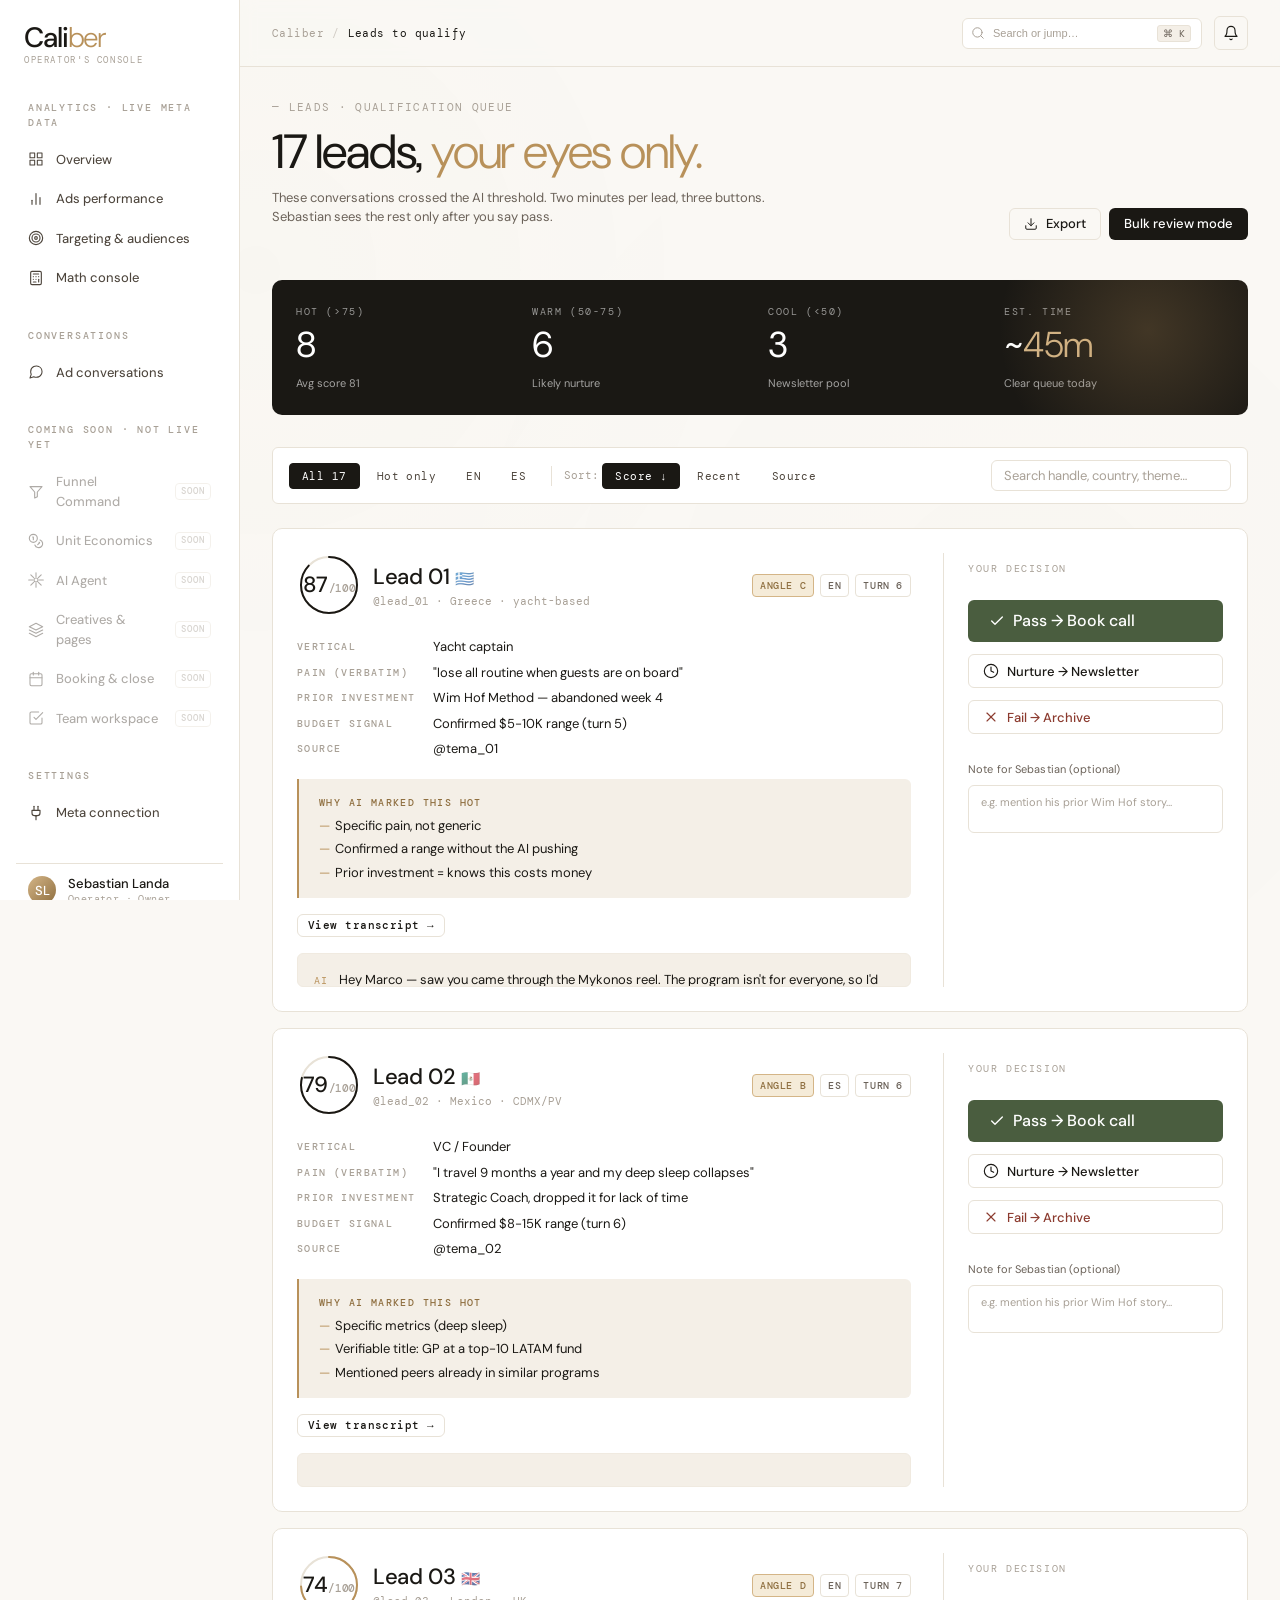
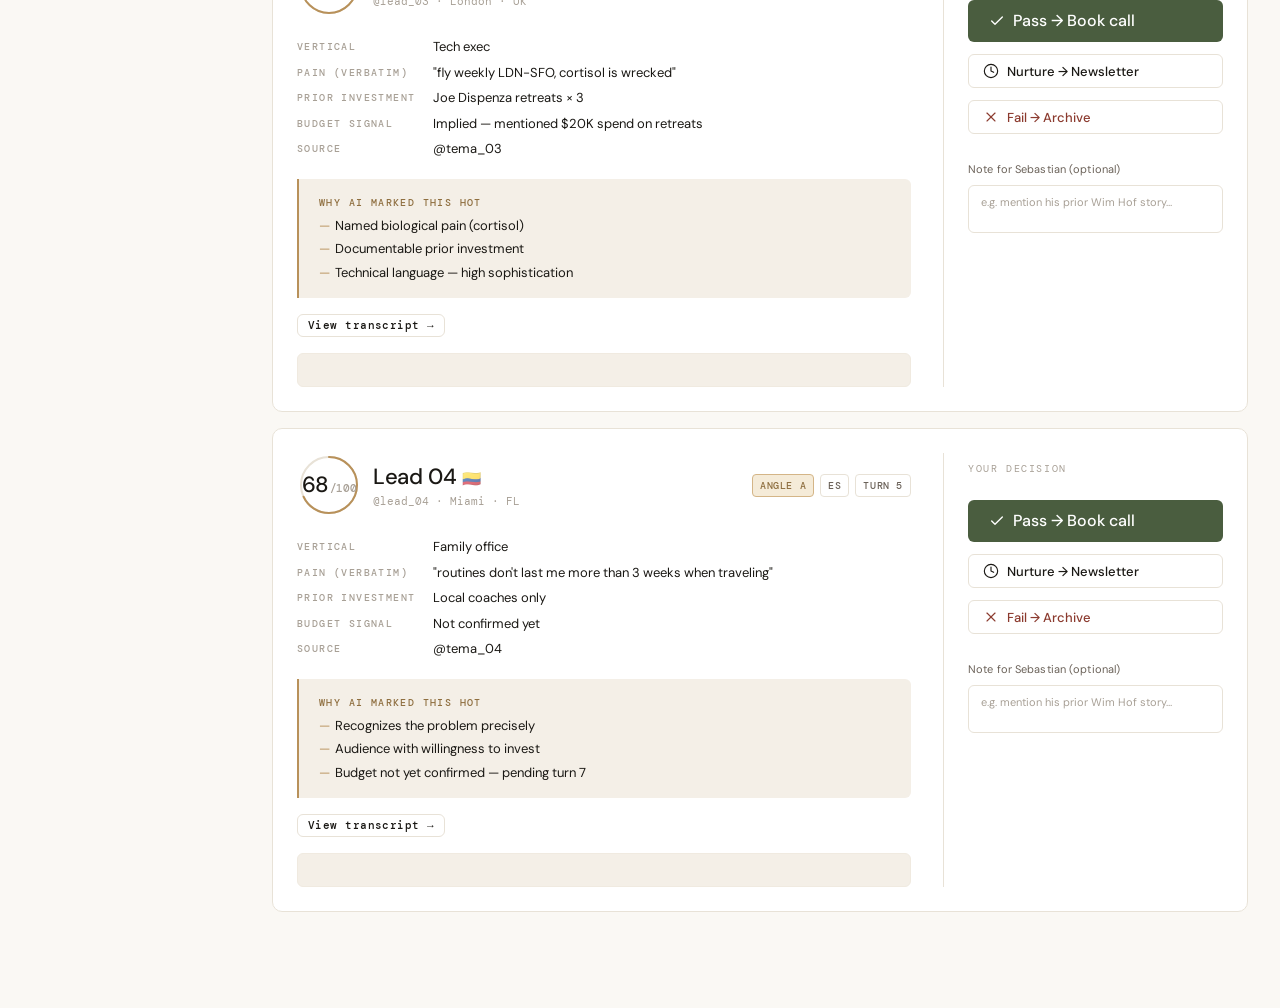
<file: leads.html>
<!DOCTYPE html>
<html lang="en">
<head>
<meta charset="UTF-8" />
  <meta name="robots" content="noindex, nofollow">
<meta name="viewport" content="width=device-width, initial-scale=1.0" />
<meta name="caliber-page" content="leads|Leads to qualify" />
<title>Caliber · Leads</title>
<link rel="preconnect" href="https://fonts.googleapis.com">
<link rel="preconnect" href="https://fonts.gstatic.com" crossorigin>
<link rel="preload" as="style" href="https://fonts.googleapis.com/css2?family=DM+Sans:ital,opsz,wght@0,9..40,100..1000;1,9..40,100..1000&family=DM+Mono:ital,wght@0,300;0,400;0,500;1,300;1,400;1,500&display=swap">
<link rel="stylesheet" href="https://fonts.googleapis.com/css2?family=DM+Sans:ital,opsz,wght@0,9..40,100..1000;1,9..40,100..1000&family=DM+Mono:ital,wght@0,300;0,400;0,500;1,300;1,400;1,500&display=swap" media="print" onload="this.media='all'">
<noscript><link rel="stylesheet" href="https://fonts.googleapis.com/css2?family=DM+Sans:ital,opsz,wght@0,9..40,100..1000;1,9..40,100..1000&family=DM+Mono:ital,wght@0,300;0,400;0,500;1,300;1,400;1,500&display=swap"></noscript>
<link rel="stylesheet" href="assets/tokens.css">
<link rel="stylesheet" href="assets/styles.css">
<style>
  .leads-tools {
    display: flex;
    align-items: center;
    gap: var(--s-3);
    padding: var(--s-3) var(--s-4);
    background: var(--surface);
    border: 1px solid var(--line);
    border-radius: var(--r-md);
    margin-bottom: var(--s-6);
    flex-wrap: wrap;
  }

  .leads-tools__group { display: flex; gap: 4px; align-items: center; }
  .leads-tools__divider { width: 1px; height: 20px; background: var(--line); }

  .leads-list { display: flex; flex-direction: column; gap: var(--s-4); }

  .lead-card__transcript-preview {
    margin-top: var(--s-4);
    padding: var(--s-4);
    background: var(--surface-2);
    border-radius: var(--r-md);
    border: 1px solid var(--line-soft);
    max-height: 0;
    overflow: hidden;
    transition: max-height var(--dur-slow) var(--ease-out), padding var(--dur-base);
  }

  .lead-card--expanded .lead-card__transcript-preview {
    max-height: 480px;
    padding: var(--s-4);
  }

  .transcript-msg {
    font-size: var(--text-sm);
    margin-bottom: var(--s-3);
    line-height: 1.5;
  }

  .transcript-msg__role {
    font-family: var(--font-mono);
    font-size: 10px;
    text-transform: uppercase;
    letter-spacing: 0.12em;
    color: var(--ink-quiet);
    margin-right: var(--s-2);
  }

  .transcript-msg__role--ai { color: var(--gold); }
  .transcript-msg__role--lead { color: var(--ink); }

  .summary-banner {
    background: var(--ink);
    color: var(--surface);
    padding: var(--s-6);
    border-radius: var(--r-lg);
    display: grid;
    grid-template-columns: repeat(4, 1fr);
    gap: var(--s-4);
    margin-bottom: var(--s-8);
    position: relative;
    overflow: hidden;
  }

  .summary-banner::before {
    content: "";
    position: absolute;
    top: -100px;
    right: -50px;
    width: 300px;
    height: 300px;
    background: radial-gradient(circle, rgba(184, 145, 90, 0.25), transparent 70%);
    pointer-events: none;
  }

  .summary-stat__label {
    font-family: var(--font-mono);
    font-size: 10px;
    letter-spacing: 0.16em;
    text-transform: uppercase;
    color: rgba(255,255,255,0.55);
    margin-bottom: var(--s-2);
  }
  .summary-stat__value {
    font-family: var(--font-display);
    font-size: var(--text-3xl);
    font-weight: 400;
    letter-spacing: -0.02em;
    line-height: 1;
  }
  .summary-stat__value em { font-style: normal; color: var(--gold-soft); font-weight: 300; }
  .summary-stat__sub {
    margin-top: var(--s-3);
    font-size: var(--text-xs);
    color: rgba(255,255,255,0.6);
  }

  /* Responsive */
  @media (max-width: 1024px) { .summary-banner { grid-template-columns: 1fr 1fr; gap: var(--s-5); } }
  @media (max-width: 768px) {
    .leads-tools { flex-direction: column; align-items: stretch; }
    .leads-tools__group { flex-wrap: wrap; }
  }
  @media (max-width: 480px) { .summary-banner { grid-template-columns: 1fr; } }
</style>
</head>
<body>
<div id="page-content">
<main class="content">

  <div class="page-header reveal">
    <div>
      <div class="page-header__num">— LEADS · QUALIFICATION QUEUE</div>
      <h1 class="page-header__title">17 leads, <em>your eyes only.</em></h1>
      <p class="page-header__sub">
        These conversations crossed the AI threshold. Two minutes per lead, three buttons.
        Sebastian sees the rest only after you say <em>pass</em>.
      </p>
    </div>
    <div class="flex gap-2">
      <button class="btn btn--ghost"><svg width="14" height="14" viewBox="0 0 24 24" fill="none" stroke="currentColor" stroke-width="1.7" stroke-linecap="round" stroke-linejoin="round"><path d="M21 15v4a2 2 0 0 1-2 2H5a2 2 0 0 1-2-2v-4"/><polyline points="7 10 12 15 17 10"/><line x1="12" y1="15" x2="12" y2="3"/></svg> Export</button>
      <button class="btn btn--primary">Bulk review mode</button>
    </div>
  </div>

  <!-- Summary banner ──────────────────────── -->
  <section class="summary-banner reveal reveal-1">
    <div class="summary-stat">
      <div class="summary-stat__label">Hot (>75)</div>
      <div class="summary-stat__value">8</div>
      <div class="summary-stat__sub">Avg score 81</div>
    </div>
    <div class="summary-stat">
      <div class="summary-stat__label">Warm (50-75)</div>
      <div class="summary-stat__value">6</div>
      <div class="summary-stat__sub">Likely nurture</div>
    </div>
    <div class="summary-stat">
      <div class="summary-stat__label">Cool (&lt;50)</div>
      <div class="summary-stat__value">3</div>
      <div class="summary-stat__sub">Newsletter pool</div>
    </div>
    <div class="summary-stat">
      <div class="summary-stat__label">Est. time</div>
      <div class="summary-stat__value">~<em>45m</em></div>
      <div class="summary-stat__sub">Clear queue today</div>
    </div>
  </section>

  <!-- Tools ───────────────────────────────── -->
  <div class="leads-tools reveal reveal-2">
    <div class="leads-tools__group">
      <button class="filter-chip filter-chip--active">All 17</button>
      <button class="filter-chip">Hot only</button>
      <button class="filter-chip">EN</button>
      <button class="filter-chip">ES</button>
    </div>
    <div class="leads-tools__divider"></div>
    <div class="leads-tools__group">
      <span class="mono text-xs text-quiet">Sort:</span>
      <button class="filter-chip filter-chip--active">Score ↓</button>
      <button class="filter-chip">Recent</button>
      <button class="filter-chip">Source</button>
    </div>
    <div style="margin-left:auto" class="leads-tools__group">
      <input class="input" placeholder="Search handle, country, theme…" style="min-width:240px;padding-top:6px;padding-bottom:6px">
    </div>
  </div>

  <!-- Lead cards ──────────────────────────── -->
  <div class="leads-list" id="leadsList"></div>

  <div style="height:var(--s-16)"></div>
</main>
</div>

<script src="assets/data.js"></script>
<script src="assets/app.js"></script>
<script>
  const D = window.CALIBER_DATA;

  function leadCardHtml(l, i) {
    return `
      <article class="lead-card reveal reveal-${Math.min(i+3, 6)}" data-handle="${l.handle}">
        <div>
          <div class="lead-card__head">
            ${calScoreDial(l.score, 64)}
            <div>
              <h3 class="lead-card__name">${l.name} <span style="font-size:0.7em;opacity:0.6">${l.flag}</span></h3>
              <div class="lead-card__handle">${l.handle} · ${l.country}</div>
            </div>
            <div style="margin-left:auto;display:flex;gap:6px;align-items:center">
              <span class="tag tag--gold">Angle ${l.angleHit}</span>
              <span class="tag">${l.lang}</span>
              <span class="tag tag--ghost">Turn ${l.lastTurn}</span>
            </div>
          </div>

          <dl class="lead-card__meta">
            <dt>Vertical</dt><dd>${l.vertical}</dd>
            <dt>Pain (verbatim)</dt><dd style="font-style: normal;color:var(--ink)">"${l.pain}"</dd>
            <dt>Prior investment</dt><dd>${l.priorInvestment}</dd>
            <dt>Budget signal</dt><dd>${l.budgetSignal}</dd>
            <dt>Source</dt><dd>${l.sourceTheme}</dd>
          </dl>

          <div class="lead-card__why">
            <div class="lead-card__why-label">Why AI marked this hot</div>
            <ul>${l.why.map(w => `<li>${w}</li>`).join('')}</ul>
          </div>

          <button class="btn btn--ghost btn--sm mt-4" onclick="toggleTranscript('${l.handle}')" style="font-family:var(--font-mono);font-size:11px;letter-spacing:0.04em">
            <span id="ttog-${l.handle}">View transcript →</span>
          </button>

          <div class="lead-card__transcript-preview" id="trans-${l.handle}">
            ${i === 0 ? D.transcriptMarco.map(m => `
              <div class="transcript-msg">
                <span class="transcript-msg__role transcript-msg__role--${m.who}">${m.who === 'ai' ? 'AI' : 'Lead'}</span>
                ${m.text}
              </div>
            `).join('') : `<div class="text-mute text-sm" style="text-align:center;padding:var(--s-4)">Transcript loads on demand · ${l.lastTurn} turns recorded</div>`}
          </div>
        </div>

        <div class="lead-card__actions">
          <div class="ctx-section__label" style="margin-bottom:var(--s-3);font-family:var(--font-mono);font-size:10px;letter-spacing:0.16em;text-transform:uppercase;color:var(--ink-quiet)">Your decision</div>

          <button class="btn btn--success btn--lg" onclick="decide('${l.handle}', 'pass', this)" style="justify-content:flex-start">
            <svg width="16" height="16" viewBox="0 0 24 24" fill="none" stroke="currentColor" stroke-width="2" stroke-linecap="round" stroke-linejoin="round"><polyline points="20 6 9 17 4 12"/></svg>
            Pass → Book call
          </button>

          <button class="btn btn--ghost" onclick="decide('${l.handle}', 'nurture', this)" style="justify-content:flex-start">
            <svg width="16" height="16" viewBox="0 0 24 24" fill="none" stroke="currentColor" stroke-width="1.7" stroke-linecap="round" stroke-linejoin="round"><circle cx="12" cy="12" r="10"/><polyline points="12 6 12 12 16 14"/></svg>
            Nurture → Newsletter
          </button>

          <button class="btn btn--danger" onclick="decide('${l.handle}', 'fail', this)" style="justify-content:flex-start">
            <svg width="16" height="16" viewBox="0 0 24 24" fill="none" stroke="currentColor" stroke-width="1.7" stroke-linecap="round" stroke-linejoin="round"><line x1="18" y1="6" x2="6" y2="18"/><line x1="6" y1="6" x2="18" y2="18"/></svg>
            Fail → Archive
          </button>

          <div style="margin-top:var(--s-3)">
            <label class="label">Note for Sebastian (optional)</label>
            <textarea class="input" rows="2" placeholder="e.g. mention his prior Wim Hof story…" style="resize:none;margin-top:6px;font-size:var(--text-xs)"></textarea>
          </div>
        </div>
      </article>
    `;
  }

  document.getElementById('leadsList').innerHTML = D.leadsHot.map(leadCardHtml).join('');

  function toggleTranscript(h) {
    const card = document.querySelector(`[data-handle="${h}"]`);
    card.classList.toggle('lead-card--expanded');
    const isOpen = card.classList.contains('lead-card--expanded');
    document.getElementById('ttog-' + h).textContent = isOpen ? 'Hide transcript ↑' : 'View transcript →';
  }
  window.toggleTranscript = toggleTranscript;

  function decide(handle, action, btn) {
    const card = document.querySelector(`[data-handle="${handle}"]`);
    if (!card) return;
    const labels = {
      pass:    { msg: `${handle} sent to Sebastian's calendar`,   tone: 'success' },
      nurture: { msg: `${handle} added to nurture sequence`,       tone: 'info' },
      fail:    { msg: `${handle} archived`,                         tone: 'mute' }
    };
    calToast(labels[action].msg);
    card.style.transition = 'opacity 320ms cubic-bezier(0.7, 0, 0.84, 0), transform 320ms cubic-bezier(0.7, 0, 0.84, 0), margin 320ms ease, max-height 320ms ease';
    card.style.maxHeight = card.offsetHeight + 'px';
    requestAnimationFrame(() => {
      card.style.opacity = '0';
      card.style.transform = 'translateX(' + (action === 'pass' ? '40px' : action === 'fail' ? '-40px' : '0') + ')';
      setTimeout(() => {
        card.style.maxHeight = '0';
        card.style.margin = '0';
        card.style.padding = '0';
        card.style.borderWidth = '0';
      }, 220);
    });
  }
  window.decide = decide;
</script>
</body>
</html>
</file>
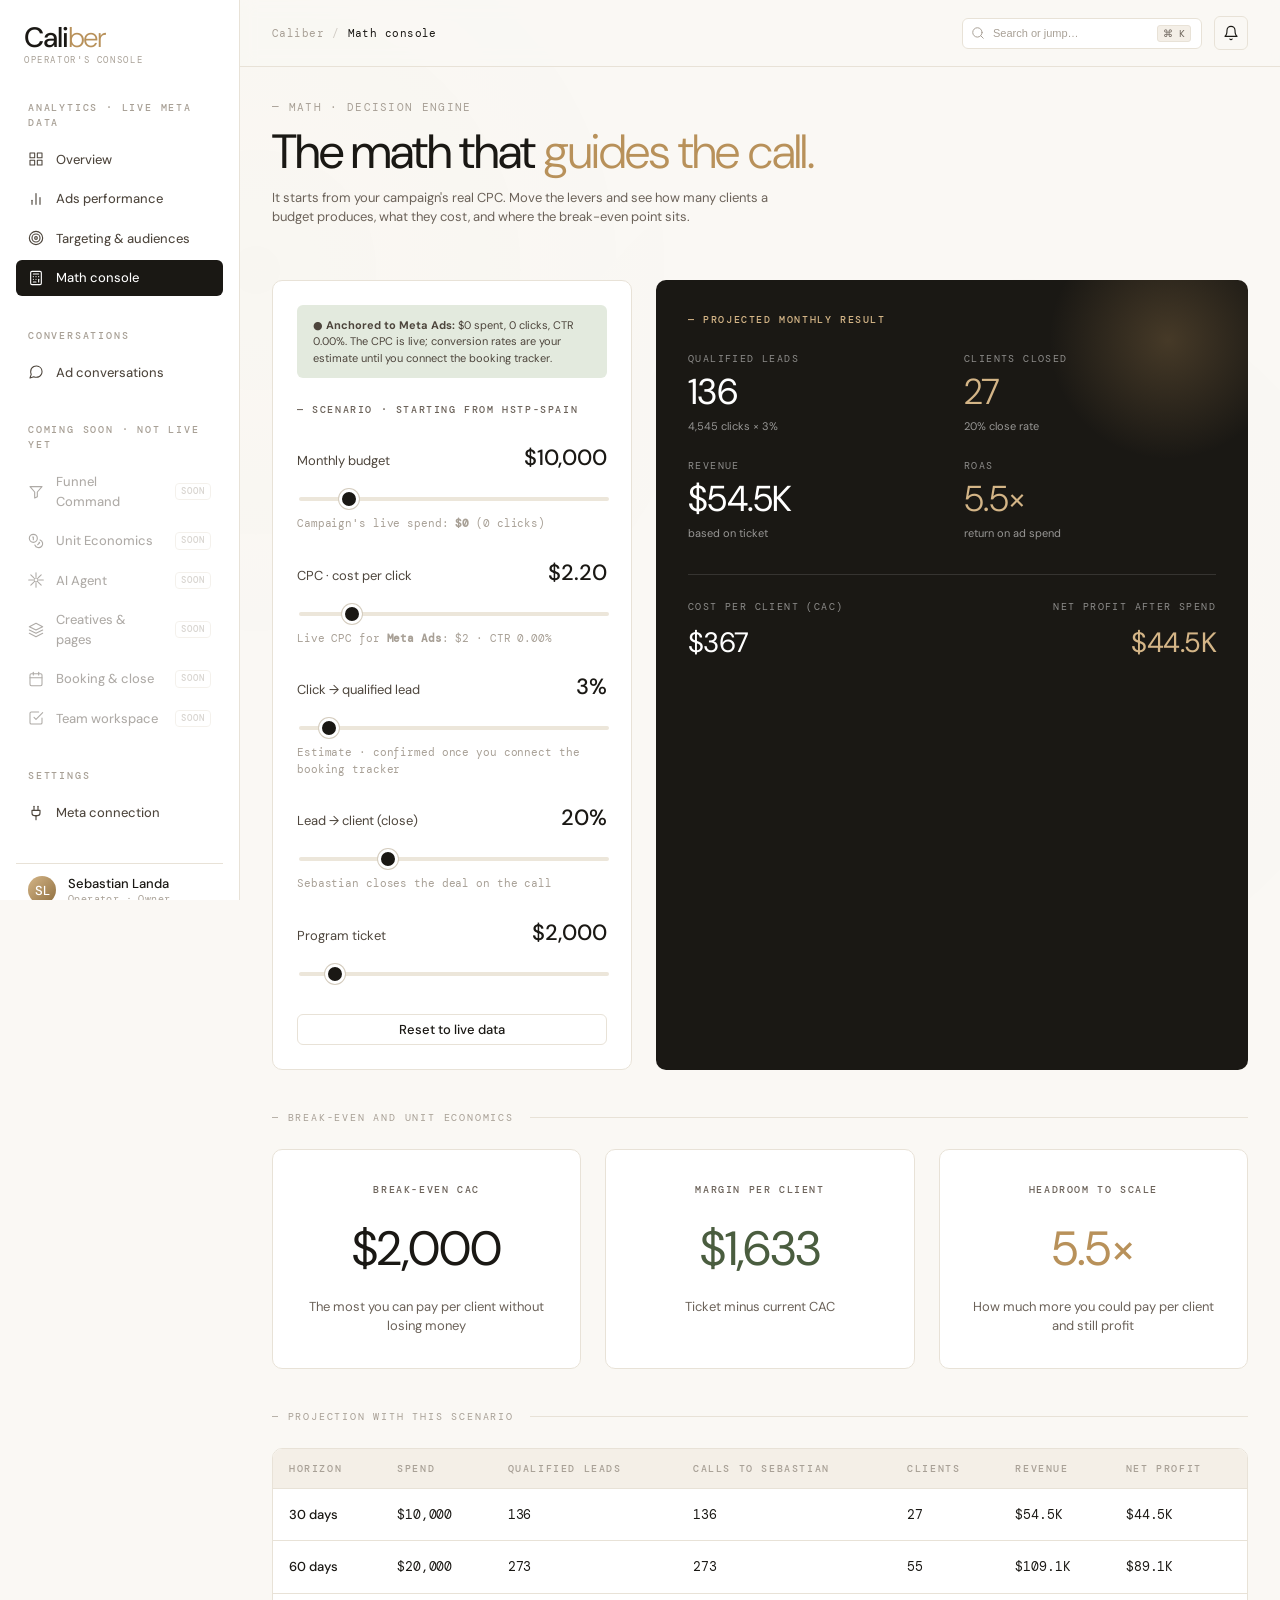
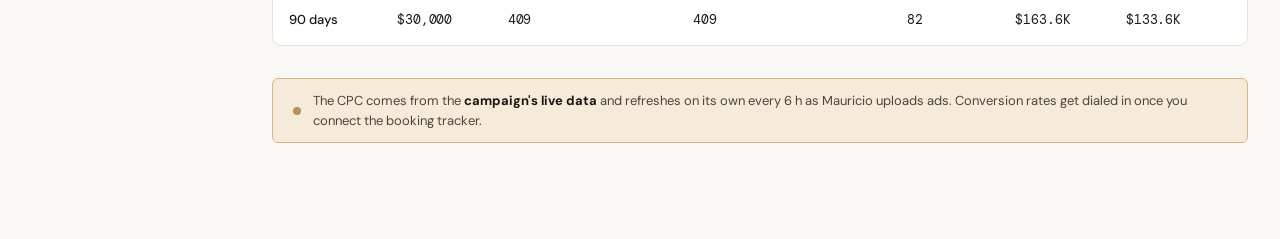
<file: math-console.html>
<!DOCTYPE html>
<html lang="en">
<head>
<meta charset="UTF-8" />
  <meta name="robots" content="noindex, nofollow">
<meta name="viewport" content="width=device-width, initial-scale=1.0" />
<meta name="caliber-page" content="math|Math console" />
<title>Caliber · Math Console</title>
<link rel="preconnect" href="https://fonts.googleapis.com">
<link rel="preconnect" href="https://fonts.gstatic.com" crossorigin>
<link rel="preload" as="style" href="https://fonts.googleapis.com/css2?family=DM+Sans:ital,opsz,wght@0,9..40,100..1000;1,9..40,100..1000&family=DM+Mono:ital,wght@0,300;0,400;0,500;1,300;1,400;1,500&display=swap">
<link rel="stylesheet" href="https://fonts.googleapis.com/css2?family=DM+Sans:ital,opsz,wght@0,9..40,100..1000;1,9..40,100..1000&family=DM+Mono:ital,wght@0,300;0,400;0,500;1,300;1,400;1,500&display=swap" media="print" onload="this.media='all'">
<noscript><link rel="stylesheet" href="https://fonts.googleapis.com/css2?family=DM+Sans:ital,opsz,wght@0,9..40,100..1000;1,9..40,100..1000&family=DM+Mono:ital,wght@0,300;0,400;0,500;1,300;1,400;1,500&display=swap"></noscript>
<link rel="stylesheet" href="assets/tokens.css">
<link rel="stylesheet" href="assets/styles.css">
</head>
<body>
<div id="page-content">
<main class="content">

  <div class="page-header reveal">
    <div>
      <div class="page-header__num">— MATH · DECISION ENGINE</div>
      <h1 class="page-header__title">The math that <em>guides the call.</em></h1>
      <p class="page-header__sub">
        It starts from your campaign's real CPC. Move the levers and see how many clients
        a budget produces, what they cost, and where the break-even point sits.
      </p>
    </div>
  </div>

  <!-- What-if simulator -->
  <div class="math-grid reveal reveal-1">
    <div class="math-panel">
      <div class="eyebrow mb-6">— Scenario · starting from HSTP-Spain</div>

      <div class="math-slider-row">
        <div class="math-slider-row__head">
          <span class="math-slider-row__label">Monthly budget</span>
          <span class="math-slider-row__value" id="vBudget">—</span>
        </div>
        <input type="range" class="math-slider" id="sBudget" min="2000" max="60000" step="500" value="10000">
        <div class="mono text-xs text-quiet mt-2" id="budgetNote">&nbsp;</div>
      </div>

      <div class="math-slider-row">
        <div class="math-slider-row__head">
          <span class="math-slider-row__label">CPC · cost per click</span>
          <span class="math-slider-row__value" id="vCpc">—</span>
        </div>
        <input type="range" class="math-slider" id="sCpc" min="0.5" max="12" step="0.1" value="2.2">
        <div class="mono text-xs text-quiet mt-2" id="cpcNote">&nbsp;</div>
      </div>

      <div class="math-slider-row">
        <div class="math-slider-row__head">
          <span class="math-slider-row__label">Click → qualified lead</span>
          <span class="math-slider-row__value" id="vClickLead">3%</span>
        </div>
        <input type="range" class="math-slider" id="sClickLead" min="1" max="30" step="1" value="3">
        <div class="mono text-xs text-quiet mt-2">Estimate · confirmed once you connect the booking tracker</div>
      </div>

      <div class="math-slider-row">
        <div class="math-slider-row__head">
          <span class="math-slider-row__label">Lead → client (close)</span>
          <span class="math-slider-row__value" id="vClose">20%</span>
        </div>
        <input type="range" class="math-slider" id="sClose" min="5" max="60" step="1" value="20">
        <div class="mono text-xs text-quiet mt-2">Sebastian closes the deal on the call</div>
      </div>

      <div class="math-slider-row">
        <div class="math-slider-row__head">
          <span class="math-slider-row__label">Program ticket</span>
          <span class="math-slider-row__value" id="vTicket">$2,000</span>
        </div>
        <input type="range" class="math-slider" id="sTicket" min="1000" max="12000" step="100" value="2000">
      </div>

      <button class="btn btn--ghost w-full" onclick="resetMath()" style="margin-top:var(--s-2)">Reset to live data</button>
    </div>

    <!-- Live result -->
    <div class="math-result">
      <div class="eyebrow mb-6" style="color:var(--gold-soft)">— Projected monthly result</div>
      <div class="math-out-grid">
        <div>
          <div class="math-out__label">Qualified leads</div>
          <div class="math-out__value" id="oQualified">—</div>
          <div class="math-out__sub" id="oQualifiedSub">—</div>
        </div>
        <div>
          <div class="math-out__label">Clients closed</div>
          <div class="math-out__value" id="oClients"><em>—</em></div>
          <div class="math-out__sub" id="oClientsSub">—</div>
        </div>
        <div>
          <div class="math-out__label">Revenue</div>
          <div class="math-out__value" id="oRevenue">—</div>
          <div class="math-out__sub">based on ticket</div>
        </div>
        <div>
          <div class="math-out__label">ROAS</div>
          <div class="math-out__value" id="oRoas"><em>—</em></div>
          <div class="math-out__sub" id="oRoasSub">return on ad spend</div>
        </div>
      </div>
      <div style="position:relative;margin-top:var(--s-8);padding-top:var(--s-6);border-top:1px solid rgba(255,255,255,0.12);display:flex;justify-content:space-between;align-items:center">
        <div>
          <div class="math-out__label">Cost per client (CAC)</div>
          <div class="display text-2xl" style="color:#fff;margin-top:4px" id="oCac">—</div>
        </div>
        <div style="text-align:right">
          <div class="math-out__label">Net profit after spend</div>
          <div class="display text-2xl" id="oProfit" style="color:var(--gold-soft);margin-top:4px">—</div>
        </div>
      </div>
    </div>
  </div>

  <!-- Break-even -->
  <div class="divider-label">
    <span class="divider-label__text">— Break-even and unit economics</span>
    <span class="divider-label__line"></span>
  </div>

  <div class="grid-3 reveal reveal-2">
    <div class="card"><div class="card__body" style="text-align:center;padding:var(--s-8)">
      <div class="eyebrow mb-4">Break-even CAC</div>
      <div class="display text-4xl" id="beCac">—</div>
      <div class="text-sm text-mute mt-3">The most you can pay per client without losing money</div>
    </div></div>
    <div class="card"><div class="card__body" style="text-align:center;padding:var(--s-8)">
      <div class="eyebrow mb-4">Margin per client</div>
      <div class="display text-4xl text-success" id="beMargin">—</div>
      <div class="text-sm text-mute mt-3">Ticket minus current CAC</div>
    </div></div>
    <div class="card"><div class="card__body" style="text-align:center;padding:var(--s-8)">
      <div class="eyebrow mb-4">Headroom to scale</div>
      <div class="display text-4xl text-gold" id="beHeadroom">—</div>
      <div class="text-sm text-mute mt-3">How much more you could pay per client and still profit</div>
    </div></div>
  </div>

  <!-- Projection -->
  <div class="divider-label">
    <span class="divider-label__text">— Projection with this scenario</span>
    <span class="divider-label__line"></span>
  </div>

  <section class="card reveal reveal-3">
    <div class="card__body" style="padding:0">
      <table class="table">
        <thead><tr><th>Horizon</th><th>Spend</th><th>Qualified leads</th><th>Calls to Sebastian</th><th>Clients</th><th>Revenue</th><th>Net profit</th></tr></thead>
        <tbody id="projRows"></tbody>
      </table>
    </div>
  </section>

  <div class="conn-banner reveal reveal-4" style="margin-top:var(--s-8);margin-bottom:0">
    <span class="conn-banner__dot"></span>
    <span class="conn-banner__text">The CPC comes from the <strong>campaign's live data</strong> and refreshes on its own every 6 h as Mauricio uploads ads. Conversion rates get dialed in once you connect the booking tracker.</span>
  </div>

  <div style="height:var(--s-16)"></div>
</main>
</div>

<script src="assets/data.js"></script>
<script src="assets/app.js"></script>
<script>
(async function () {
  const usd  = (n) => '$' + Math.round(n).toLocaleString('en-US');
  const usdK = (n) => n >= 1000 ? '$' + (n/1000).toFixed(1) + 'K' : '$' + Math.round(n);

  const els = {
    budget:    document.getElementById('sBudget'),
    cpc:       document.getElementById('sCpc'),
    clickLead: document.getElementById('sClickLead'),
    close:     document.getElementById('sClose'),
    ticket:    document.getElementById('sTicket')
  };

  // ── Anchor defaults to the connected campaign's REAL numbers ──
  const M = await window.loadMetaLive();
  // Conservative defaults so projections stay credible (editable by the user).
  // budget = a realistic monthly figure to project; CPC comes from real data.
  let defaults = { budget: 10000, cpc: 2.2, clickLead: 3, close: 20, ticket: 2000 };
  let campaignName = 'the connected campaign';

  if (M) {
    const w = (M.windows.last_30d && M.windows.last_30d.hasData) ? M.windows.last_30d : M.windows.maximum;
    const realCpc = w.cpc || defaults.cpc;
    campaignName = (M.campaigns[0] && M.campaigns[0].name) || M.account.name;
    // CPC anchored to real data (the metric Meta actually gives us)
    defaults.cpc = Math.max(0.5, Math.round(realCpc * 10) / 10);

    // CPC slider note → cite the real value
    const cpcNote = document.getElementById('cpcNote');
    if (cpcNote) cpcNote.innerHTML = `Live CPC for <strong>${campaignName}</strong>: ${usd(realCpc)} · CTR ${ (w.ctr||0).toFixed(2) }%`;
    const budgetNote = document.getElementById('budgetNote');
    if (budgetNote) budgetNote.innerHTML = `Campaign's live spend: <strong>${usdK(w.spend||0)}</strong> (${(w.clicks||0).toLocaleString()} clicks)`;

    // Real-baseline strip
    const panel = document.querySelector('.math-panel');
    if (panel) {
      const strip = document.createElement('div');
      strip.style.cssText = 'margin-bottom:var(--s-6);padding:var(--s-3) var(--s-4);background:var(--success-tint);border-radius:var(--r-md);font-size:var(--text-xs);color:var(--ink-soft);line-height:1.5';
      strip.innerHTML = `<strong>● Anchored to ${campaignName}:</strong> ${usdK(w.spend||0)} spent, ${(w.clicks||0).toLocaleString()} clicks, CTR ${(w.ctr||0).toFixed(2)}%. The CPC is live; conversion rates are your estimate until you connect the booking tracker.`;
      panel.insertBefore(strip, panel.firstChild.nextSibling);
    }
  } else {
    const panel = document.querySelector('.math-panel');
    if (panel) {
      const strip = document.createElement('div');
      strip.style.cssText = 'margin-bottom:var(--s-6);padding:var(--s-3) var(--s-4);background:var(--gold-tint);border-radius:var(--r-md);font-size:var(--text-xs);color:var(--ink-soft);line-height:1.5';
      strip.innerHTML = 'Meta not connected — using generic estimates. Connect the account to anchor to the live CPC.';
      panel.insertBefore(strip, panel.firstChild.nextSibling);
    }
  }

  function applyDefaults() {
    els.budget.value    = defaults.budget;
    els.cpc.value       = defaults.cpc;
    els.clickLead.value = defaults.clickLead;
    els.close.value     = defaults.close;
    els.ticket.value    = defaults.ticket;
  }
  applyDefaults();

  function recompute() {
    const budget    = +els.budget.value;
    const cpc       = +els.cpc.value;
    const clickLead = +els.clickLead.value / 100;
    const close     = +els.close.value / 100;
    const ticket    = +els.ticket.value;

    const clicks    = cpc > 0 ? budget / cpc : 0;
    const leads     = clicks * clickLead;          // clic → lead calificado
    const clients   = leads * close;               // lead → cliente (cierre de Sebastian)
    const revenue   = clients * ticket;
    const cac       = clients > 0 ? budget / clients : 0;
    const roas      = budget > 0 ? revenue / budget : 0;
    const profit    = revenue - budget;
    const margin    = ticket - cac;
    const headroom  = cac > 0 ? ticket / cac : 0;

    // slider labels
    document.getElementById('vBudget').textContent    = usd(budget);
    document.getElementById('vCpc').textContent       = '$' + cpc.toFixed(2);
    document.getElementById('vClickLead').textContent = (clickLead*100).toFixed(0) + '%';
    document.getElementById('vClose').textContent     = (close*100).toFixed(0) + '%';
    document.getElementById('vTicket').textContent    = usd(ticket);

    // outputs (reusing existing ids; relabel to the new model)
    document.getElementById('oQualified').textContent    = Math.round(leads);
    document.getElementById('oQualifiedSub').textContent = Math.round(clicks).toLocaleString() + ' clicks × ' + (clickLead*100).toFixed(0) + '%';
    document.getElementById('oClients').innerHTML        = '<em>' + Math.round(clients) + '</em>';
    document.getElementById('oClientsSub').textContent   = (close*100).toFixed(0) + '% close rate';
    document.getElementById('oRevenue').textContent      = usdK(revenue);
    document.getElementById('oRoas').innerHTML           = '<em>' + roas.toFixed(1) + '×</em>';
    document.getElementById('oCac').textContent          = usd(cac);
    document.getElementById('oProfit').textContent       = usdK(profit);

    // break-even
    document.getElementById('beCac').textContent      = usd(ticket);
    document.getElementById('beMargin').textContent   = usd(margin);
    document.getElementById('beHeadroom').textContent = headroom.toFixed(1) + '×';

    // projection table
    const horizons = [{label:'30 days', mult:1},{label:'60 days', mult:2},{label:'90 days', mult:3}];
    document.getElementById('projRows').innerHTML = horizons.map(h => `
      <tr>
        <td><strong style="font-weight:500">${h.label}</strong></td>
        <td class="metric">${usd(budget*h.mult)}</td>
        <td class="metric">${Math.round(leads*h.mult)}</td>
        <td class="metric">${Math.round(leads*h.mult)}</td>
        <td class="metric">${Math.round(clients*h.mult)}</td>
        <td class="metric">${usdK(revenue*h.mult)}</td>
        <td class="metric ${profit>0?'metric--good':'metric--bad'}">${usdK(profit*h.mult)}</td>
      </tr>
    `).join('');
  }

  Object.values(els).forEach(el => el.addEventListener('input', recompute));
  window.resetMath = function () { applyDefaults(); recompute(); };
  recompute();
})();
</script>
</body>
</html>
</file>
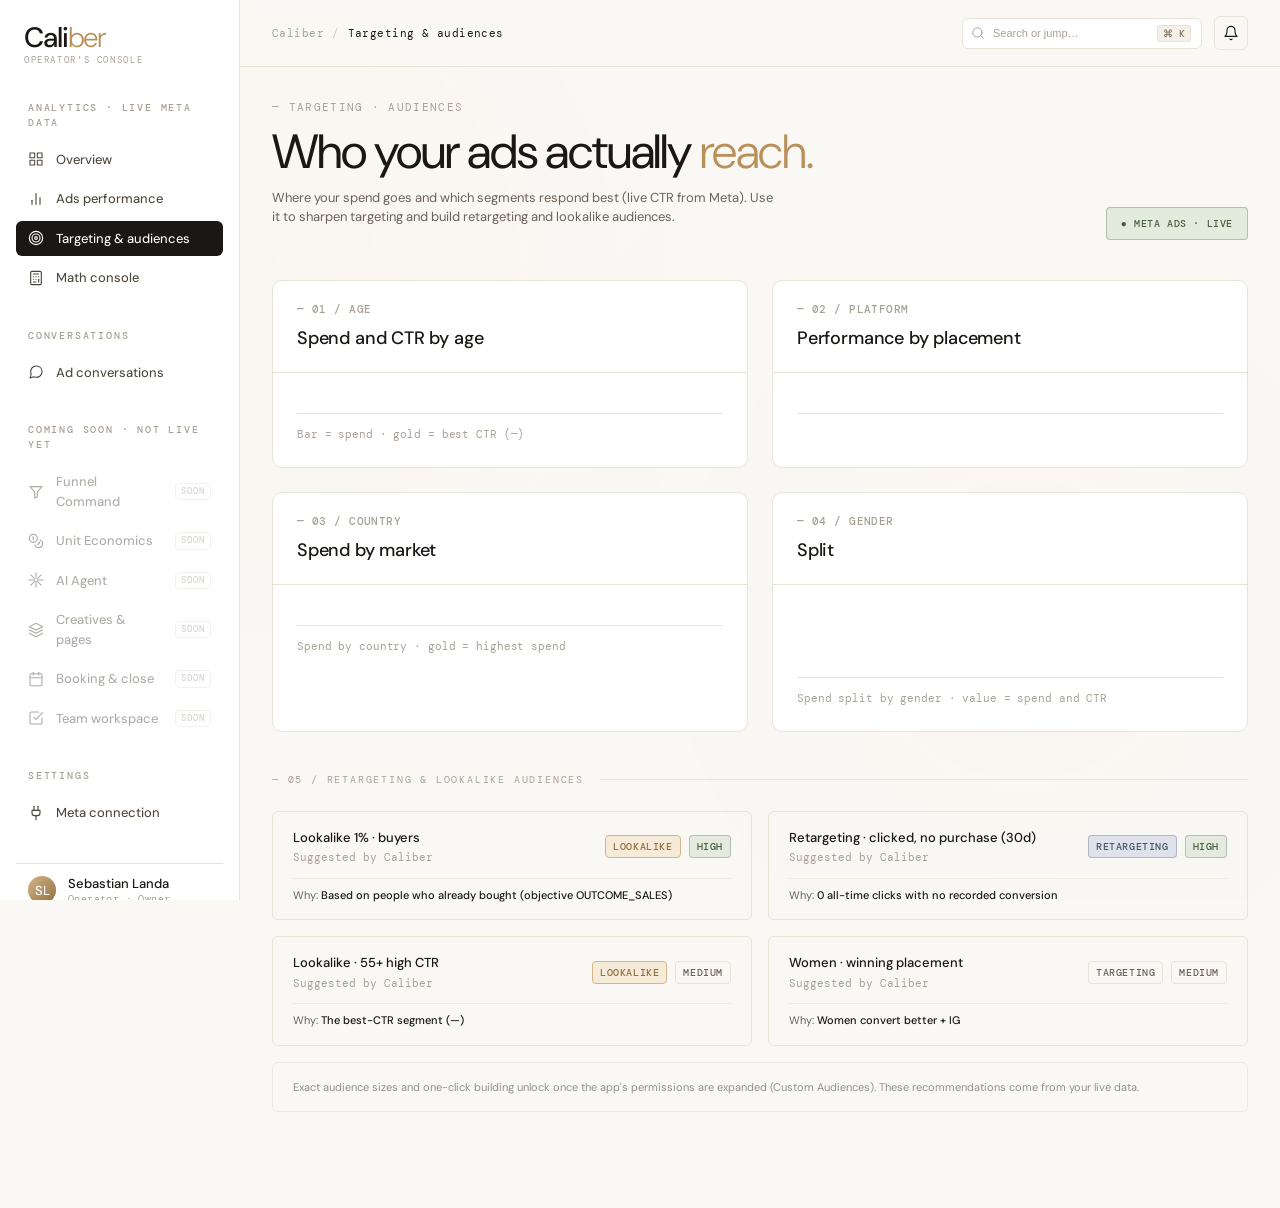
<file: targeting.html>
<!DOCTYPE html>
<html lang="en">
<head>
<meta charset="UTF-8" />
  <meta name="robots" content="noindex, nofollow">
<meta name="viewport" content="width=device-width, initial-scale=1.0" />
<meta name="caliber-page" content="targeting|Targeting & audiences" />
<title>Caliber · Targeting</title>
<link rel="preconnect" href="https://fonts.googleapis.com">
<link rel="preconnect" href="https://fonts.gstatic.com" crossorigin>
<link rel="preload" as="style" href="https://fonts.googleapis.com/css2?family=DM+Sans:ital,opsz,wght@0,9..40,100..1000;1,9..40,100..1000&family=DM+Mono:ital,wght@0,300;0,400;0,500;1,300;1,400;1,500&display=swap">
<link rel="stylesheet" href="https://fonts.googleapis.com/css2?family=DM+Sans:ital,opsz,wght@0,9..40,100..1000;1,9..40,100..1000&family=DM+Mono:ital,wght@0,300;0,400;0,500;1,300;1,400;1,500&display=swap" media="print" onload="this.media='all'">
<noscript><link rel="stylesheet" href="https://fonts.googleapis.com/css2?family=DM+Sans:ital,opsz,wght@0,9..40,100..1000;1,9..40,100..1000&family=DM+Mono:ital,wght@0,300;0,400;0,500;1,300;1,400;1,500&display=swap"></noscript>
<link rel="stylesheet" href="assets/tokens.css">
<link rel="stylesheet" href="assets/styles.css">
</head>
<body>
<div id="page-content">
<main class="content">

  <div class="page-header reveal">
    <div>
      <div class="page-header__num">— TARGETING · AUDIENCES</div>
      <h1 class="page-header__title">Who your ads actually <em>reach.</em></h1>
      <p class="page-header__sub">
        Where your spend goes and which segments respond best (live CTR from Meta).
        Use it to sharpen targeting and build retargeting and lookalike audiences.
      </p>
    </div>
    <button class="btn btn--gold" onclick="window.openMetaConnect && window.openMetaConnect()">Connect Meta Ads</button>
  </div>

  <!-- Breakdowns -->
  <div class="grid-2">
    <section class="card reveal reveal-1">
      <header class="card__header">
        <div><div class="eyebrow-num">— 01 / AGE</div><h2 class="card__title mt-2">Spend and CTR by age</h2></div>
      </header>
      <div class="card__body" id="ageBreakdown"></div>
    </section>

    <section class="card reveal reveal-2">
      <header class="card__header">
        <div><div class="eyebrow-num">— 02 / PLATFORM</div><h2 class="card__title mt-2">Performance by placement</h2></div>
      </header>
      <div class="card__body" id="placementBreakdown"></div>
    </section>
  </div>

  <div class="grid-2" style="margin-top:var(--s-6)">
    <section class="card reveal reveal-2">
      <header class="card__header">
        <div><div class="eyebrow-num">— 03 / COUNTRY</div><h2 class="card__title mt-2">Spend by market</h2></div>
      </header>
      <div class="card__body" id="countryBreakdown"></div>
    </section>

    <section class="card reveal reveal-3">
      <header class="card__header">
        <div><div class="eyebrow-num">— 04 / GENDER</div><h2 class="card__title mt-2">Split</h2></div>
      </header>
      <div class="card__body" id="genderBreakdown"></div>
    </section>
  </div>

  <!-- Audiences -->
  <div class="divider-label">
    <span class="divider-label__text">— 05 / Retargeting & lookalike audiences</span>
    <span class="divider-label__line"></span>
  </div>

  <section class="grid-2 reveal reveal-4" id="audiences" style="gap:var(--s-4)"></section>

  <div style="height:var(--s-16)"></div>
</main>
</div>

<script src="assets/data.js"></script>
<script src="assets/app.js"></script>
<script>
(async function () {
  const F = window.calFmt;
  const M = await window.loadMetaLive();

  if (!M) {
    ['ageBreakdown','placementBreakdown','countryBreakdown','genderBreakdown','audiences'].forEach(id => {
      const el = document.getElementById(id);
      if (el) window.renderNotConnected(el);
    });
    const btn = document.querySelector('.page-header .btn');
    if (btn) { btn.textContent = '● Connected'; btn.className = 'tag tag--success'; }
    return;
  }

  // header button → connected
  const hb = document.querySelector('.page-header .btn');
  if (hb) hb.outerHTML = `<span class="tag tag--success" style="padding:8px 14px">● ${M.account.name} · live</span>`;

  const COUNTRY_NAMES = { MX: 'Mexico', US: 'United States', GB: 'United Kingdom', AE: 'UAE', ES: 'Spain', CH: 'Switzerland', CA: 'Canada', AR: 'Argentina', CO: 'Colombia' };
  const cap = (s) => s.replace('_', ' ').replace(/\b\w/g, c => c.toUpperCase());
  const note = (txt) => `<div class="mono text-xs text-quiet mt-4" style="padding-top:var(--s-3);border-top:1px solid var(--line)">${txt}</div>`;

  // Generic bar list driven by a metric (default: spend)
  function bars(rows, getVal, getLabel, getRight, goldKey) {
    const max = Math.max(...rows.map(getVal), 1);
    return rows.map(r => `
      <div class="bd-row">
        <div class="bd-row__label">${getLabel(r)}</div>
        <div class="bd-row__track"><div class="bd-row__fill${getLabel(r) === goldKey ? ' bd-row__fill--gold' : ''}" style="width:${(getVal(r) / max) * 100}%"></div></div>
        <div class="bd-row__val">${getRight(r)}</div>
      </div>`).join('');
  }

  // ── Age: bars by spend, value shows CTR ──
  const age = (M.breakdowns.age || []).slice().sort((a, b) => b.spend - a.spend);
  const bestAgeCtr = age.slice().sort((a, b) => b.ctr - a.ctr)[0];
  document.getElementById('ageBreakdown').innerHTML =
    bars(age, r => r.spend, r => r.key, r => `${F.usdK(r.spend)} · ${F.pct(r.ctr)}`, bestAgeCtr ? bestAgeCtr.key : null)
    + note(`Bar = spend · gold = best CTR (${bestAgeCtr ? bestAgeCtr.key + ', ' + F.pct(bestAgeCtr.ctr) : '—'})`);

  // ── Placement: bars by spend, value CTR ──
  const pl = (M.breakdowns.placement || []).filter(p => p.spend > 0).sort((a, b) => b.spend - a.spend);
  const bestPlCtr = pl.slice().sort((a, b) => b.ctr - a.ctr)[0];
  document.getElementById('placementBreakdown').innerHTML =
    bars(pl, r => r.spend, r => cap(r.key), r => `${F.usdK(r.spend)} · ${F.pct(r.ctr)}`, bestPlCtr ? cap(bestPlCtr.key) : null)
    + note(`${bestPlCtr ? cap(bestPlCtr.key) + ' has the best CTR (' + F.pct(bestPlCtr.ctr) + ')' : ''}`);

  // ── Country: bars by spend ──
  const co = (M.breakdowns.country || []).slice().sort((a, b) => b.spend - a.spend);
  document.getElementById('countryBreakdown').innerHTML =
    bars(co, r => r.spend, r => COUNTRY_NAMES[r.key] || r.key, r => `${F.usdK(r.spend)} · ${F.pct(r.ctr)}`, co[0] ? (COUNTRY_NAMES[co[0].key] || co[0].key) : null)
    + note('Spend by country · gold = highest spend');

  // ── Gender: stacked bar by spend ──
  const gn = (M.breakdowns.gender || []).slice().sort((a, b) => b.spend - a.spend);
  const totalSpend = gn.reduce((s, g) => s + g.spend, 0) || 1;
  const colors = { male: 'var(--ink)', female: 'var(--gold)', unknown: 'var(--surface-3)' };
  document.getElementById('genderBreakdown').innerHTML = `
    <div style="display:flex;gap:var(--s-2);height:48px;border-radius:var(--r-md);overflow:hidden;margin-bottom:var(--s-5)">
      ${gn.map(g => `<div style="flex:${Math.max(g.spend, 1)};background:${colors[g.key] || 'var(--surface-3)'};display:flex;align-items:center;justify-content:center;color:${g.key === 'unknown' ? 'var(--ink-mute)' : 'var(--surface)'};font-family:var(--font-mono);font-size:11px" title="${g.key}">${Math.round(g.spend / totalSpend * 100)}%</div>`).join('')}
    </div>
    ${gn.map(g => `
      <div class="flex items-center gap-3" style="padding:var(--s-2) 0">
        <span class="dot" style="background:${colors[g.key] || 'var(--surface-3)'}"></span>
        <span class="text-sm" style="flex:1;text-transform:capitalize">${g.key}</span>
        <span class="mono text-xs text-quiet">${F.usdK(g.spend)} · CTR ${F.pct(g.ctr)}</span>
      </div>`).join('')}
    ${note('Spend split by gender · value = spend and CTR')}
  `;

  // ── Audiences: real, actionable retargeting/lookalike suggestions ──
  // Meta no expone tamaños de custom audiences vía este token sin más permisos,
  // así que mostramos las audiencias RECOMENDADAS a crear, basadas en su data real.
  const audiences = [
    { name: 'Lookalike 1% · buyers', type: 'lookalike', basis: `Based on people who already bought (objective ${'OUTCOME_SALES'})`, potential: 'high' },
    { name: 'Retargeting · clicked, no purchase (30d)', type: 'retargeting', basis: `${F.compact(M.windows.maximum.clicks)} all-time clicks with no recorded conversion`, potential: 'high' },
    { name: `Lookalike · ${bestAgeCtr ? bestAgeCtr.key : '55+'} high CTR`, type: 'lookalike', basis: `The best-CTR segment (${bestAgeCtr ? F.pct(bestAgeCtr.ctr) : '—'})`, potential: 'medium' },
    { name: `Women ${age[0] ? age[0].key : ''} · winning placement`, type: 'targeting', basis: `Women convert better + ${bestPlCtr ? cap(bestPlCtr.key) : 'IG'}`, potential: 'medium' },
  ];
  document.getElementById('audiences').innerHTML = audiences.map(a => `
    <div class="aud-card">
      <div>
        <div class="aud-card__name">${a.name}</div>
        <div class="aud-card__size">Suggested by Caliber</div>
      </div>
      <div class="flex gap-2 items-center">
        <span class="tag ${a.type === 'lookalike' ? 'tag--gold' : a.type === 'retargeting' ? 'tag--info' : 'tag--ghost'}">${a.type}</span>
        <span class="tag ${a.potential === 'high' ? 'tag--success' : 'tag--ghost'}">${a.potential}</span>
      </div>
      <div class="aud-card__suggested">Why: <strong>${a.basis}</strong></div>
    </div>`).join('') + `
    <div class="aud-card" style="grid-column:1/-1;opacity:0.7">
      <div class="aud-card__suggested" style="border:none;padding:0">Exact audience sizes and one-click building unlock once the app's permissions are expanded (Custom Audiences). These recommendations come from your live data.</div>
    </div>`;
})();
</script>
</body>
</html>
</file>
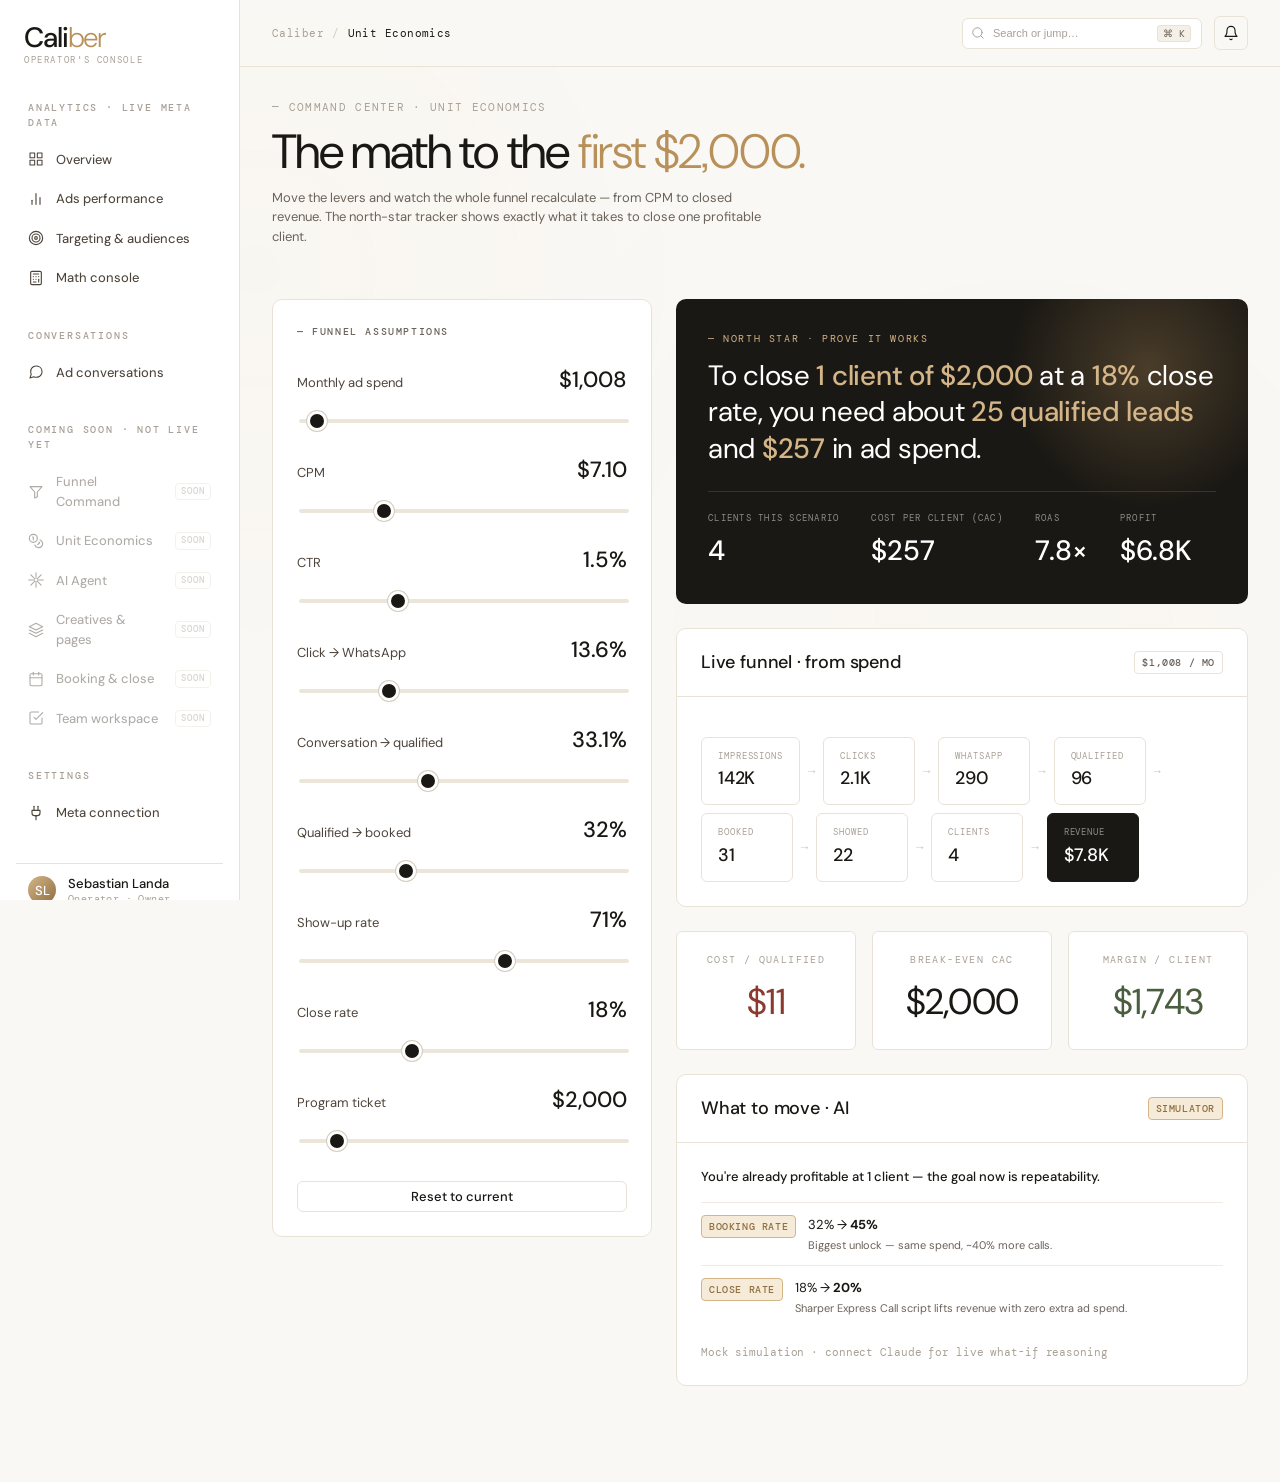
<file: unit-economics.html>
<!DOCTYPE html>
<html lang="en">
<head>
<meta charset="UTF-8" />
  <meta name="robots" content="noindex, nofollow">
<meta name="viewport" content="width=device-width, initial-scale=1.0" />
<meta name="caliber-page" content="unit|Unit Economics" />
<title>Caliber · Unit Economics</title>
<link rel="preconnect" href="https://fonts.googleapis.com">
<link rel="preconnect" href="https://fonts.gstatic.com" crossorigin>
<link rel="preload" as="style" href="https://fonts.googleapis.com/css2?family=DM+Sans:ital,opsz,wght@0,9..40,100..1000;1,9..40,100..1000&family=DM+Mono:ital,wght@0,300;0,400;0,500;1,300;1,400;1,500&display=swap">
<link rel="stylesheet" href="https://fonts.googleapis.com/css2?family=DM+Sans:ital,opsz,wght@0,9..40,100..1000;1,9..40,100..1000&family=DM+Mono:ital,wght@0,300;0,400;0,500;1,300;1,400;1,500&display=swap" media="print" onload="this.media='all'">
<noscript><link rel="stylesheet" href="https://fonts.googleapis.com/css2?family=DM+Sans:ital,opsz,wght@0,9..40,100..1000;1,9..40,100..1000&family=DM+Mono:ital,wght@0,300;0,400;0,500;1,300;1,400;1,500&display=swap"></noscript>
<link rel="stylesheet" href="assets/tokens.css">
<link rel="stylesheet" href="assets/styles.css">
<style>
  .ue-grid { display: grid; grid-template-columns: 380px 1fr; gap: var(--s-6); align-items: start; }
  /* North-star card */
  .northstar {
    background: var(--ink); color: var(--surface); border-radius: var(--r-lg);
    padding: var(--s-8); position: relative; overflow: hidden; margin-bottom: var(--s-6);
  }
  .northstar::before { content:""; position:absolute; top:-70px; right:-40px; width:280px; height:280px; background:radial-gradient(circle, rgba(184,145,90,0.3), transparent 70%); }
  .northstar__eyebrow { font-family: var(--font-mono); font-size: 10px; letter-spacing: 0.16em; text-transform: uppercase; color: var(--gold-soft); margin-bottom: var(--s-3); position: relative; }
  .northstar__line { font-family: var(--font-display); font-size: var(--text-2xl); font-weight: 400; line-height: 1.3; letter-spacing: -0.01em; position: relative; }
  .northstar__line b { color: var(--gold-soft); font-weight: 500; }
  .northstar__stats { display: flex; gap: var(--s-8); margin-top: var(--s-6); padding-top: var(--s-5); border-top: 1px solid rgba(255,255,255,0.12); position: relative; flex-wrap: wrap; }
  .northstar__stat-label { font-family: var(--font-mono); font-size: 9px; letter-spacing: 0.14em; text-transform: uppercase; color: rgba(255,255,255,0.5); }
  .northstar__stat-val { font-family: var(--font-display); font-size: var(--text-2xl); font-weight: 500; margin-top: 4px; }
  /* funnel flow chips */
  .ue-flow { display: flex; flex-wrap: wrap; align-items: center; gap: var(--s-2); margin-top: var(--s-4); }
  .ue-node { background: var(--surface); border: 1px solid var(--line); border-radius: var(--r-md); padding: var(--s-3) var(--s-4); min-width: 92px; }
  .ue-node__label { font-family: var(--font-mono); font-size: 9px; letter-spacing: 0.1em; text-transform: uppercase; color: var(--ink-quiet); }
  .ue-node__val { font-family: var(--font-display); font-size: var(--text-lg); font-weight: 500; letter-spacing: -0.01em; margin-top: 2px; }
  .ue-node--rev { background: var(--ink); color: var(--surface); border-color: var(--ink); }
  .ue-node--rev .ue-node__label { color: rgba(255,255,255,0.5); }
  .ue-arrow { color: var(--ink-faint); font-family: var(--font-mono); font-size: 12px; }
  .profit-strip { display: grid; grid-template-columns: repeat(3,1fr); gap: var(--s-4); margin-top: var(--s-6); }
  .profit-tile { background: var(--surface); border: 1px solid var(--line); border-radius: var(--r-md); padding: var(--s-5); text-align: center; }
  .profit-tile__label { font-family: var(--font-mono); font-size: 10px; letter-spacing: 0.14em; text-transform: uppercase; color: var(--ink-quiet); margin-bottom: var(--s-2); }
  .profit-tile__val { font-family: var(--font-display); font-size: var(--text-3xl); font-weight: 400; letter-spacing: -0.02em; }
  @media (max-width: 980px) { .ue-grid { grid-template-columns: 1fr; } }
  @media (max-width: 768px) { .profit-strip { grid-template-columns: 1fr; } .northstar { padding: var(--s-6); } .northstar__line { font-size: var(--text-xl); } }
</style>
</head>
<body>
<div id="page-content">
<main class="content">

  <div class="page-header reveal">
    <div>
      <div class="page-header__num">— COMMAND CENTER · UNIT ECONOMICS</div>
      <h1 class="page-header__title">The math to the <em>first $2,000.</em></h1>
      <p class="page-header__sub">
        Move the levers and watch the whole funnel recalculate — from CPM to closed revenue.
        The north-star tracker shows exactly what it takes to close one profitable client.
      </p>
    </div>
  </div>

  <div class="ue-grid reveal reveal-1">

    <!-- INPUTS -->
    <div class="math-panel">
      <div class="eyebrow mb-6">— Funnel assumptions</div>
      <div id="ueSliders"></div>
      <button class="btn btn--ghost w-full" onclick="resetUE()" style="margin-top:var(--s-2)">Reset to current</button>
    </div>

    <!-- OUTPUT -->
    <div>
      <!-- North star -->
      <div class="northstar">
        <div class="northstar__eyebrow">— North star · prove it works</div>
        <div class="northstar__line" id="nsLine">…</div>
        <div class="northstar__stats" id="nsStats"></div>
      </div>

      <!-- Live funnel flow -->
      <div class="card">
        <div class="card__header"><h2 class="card__title">Live funnel · from spend</h2><span class="tag tag--ghost" id="ueSpendTag"></span></div>
        <div class="card__body">
          <div class="ue-flow" id="ueFlow"></div>
        </div>
      </div>

      <!-- Profit tiles -->
      <div class="profit-strip" id="ueProfit"></div>

      <!-- AI simulator -->
      <div class="card" style="margin-top:var(--s-6)">
        <div class="card__header"><h2 class="card__title">What to move · AI</h2><span class="tag tag--gold">simulator</span></div>
        <div class="card__body" id="ueSim">…</div>
      </div>
    </div>
  </div>

  <div style="height:var(--s-16)"></div>
</main>
</div>

<script src="assets/data.js"></script>
<script src="assets/ai.js"></script>
<script src="assets/app.js"></script>
<script>
  const UE = window.CALIBER_DATA.growth.unitEcon;
  const usd  = (n) => '$' + Math.round(n).toLocaleString('en-US');
  const usdK = (n) => n >= 1000 ? '$' + (n/1000).toFixed(1) + 'K' : '$' + Math.round(n);
  const compact = (n) => n >= 1000 ? (n/1000).toFixed(n>=10000?0:1)+'K' : String(Math.round(n));

  const SPECS = [
    { key: 'spend',           label: 'Monthly ad spend',        min: 500, max: 20000, step: 100, def: 1008, fmt: usd },
    { key: 'cpm',             label: 'CPM',                      min: 3,   max: 20,    step: 0.1, def: UE.cpm, fmt: (v)=>'$'+v.toFixed(2) },
    { key: 'ctr',             label: 'CTR',                      min: 0.5, max: 4,     step: 0.1, def: UE.ctr, fmt: (v)=>v.toFixed(1)+'%' },
    { key: 'clickToConvo',    label: 'Click → WhatsApp',         min: 5,   max: 40,    step: 1,   def: UE.clickToConvo, fmt: (v)=>v+'%' },
    { key: 'convoToQualified',label: 'Conversation → qualified', min: 10,  max: 70,    step: 1,   def: UE.convoToQualified, fmt: (v)=>v+'%' },
    { key: 'bookingRate',     label: 'Qualified → booked',       min: 10,  max: 80,    step: 1,   def: UE.bookingRate, fmt: (v)=>v+'%' },
    { key: 'showRate',        label: 'Show-up rate',             min: 30,  max: 95,    step: 1,   def: UE.showRate, fmt: (v)=>v+'%' },
    { key: 'closeRate',       label: 'Close rate',               min: 2,   max: 50,    step: 1,   def: UE.closeRate, fmt: (v)=>v+'%' },
    { key: 'ticket',          label: 'Program ticket',           min: 1000,max: 12000, step: 100, def: UE.ticket, fmt: usd }
  ];
  const state = {};
  SPECS.forEach(s => state[s.key] = s.def);

  document.getElementById('ueSliders').innerHTML = SPECS.map(s => `
    <div class="math-slider-row">
      <div class="math-slider-row__head">
        <span class="math-slider-row__label">${s.label}</span>
        <span class="math-slider-row__value" id="v_${s.key}">${s.fmt(s.def)}</span>
      </div>
      <input type="range" class="math-slider" id="s_${s.key}" min="${s.min}" max="${s.max}" step="${s.step}" value="${s.def}">
    </div>`).join('');

  function calc() {
    const s = state;
    const impressions = (s.spend / s.cpm) * 1000;
    const clicks      = impressions * (s.ctr / 100);
    const convos      = clicks * (s.clickToConvo / 100);
    const qualified   = convos * (s.convoToQualified / 100);
    const booked      = qualified * (s.bookingRate / 100);
    const showed      = booked * (s.showRate / 100);
    const clients     = showed * (s.closeRate / 100);
    const revenue     = clients * s.ticket;
    const cac         = clients > 0 ? s.spend / clients : 0;
    const roas        = s.spend > 0 ? revenue / s.spend : 0;
    const profit      = revenue - s.spend;
    const costPerQ    = qualified > 0 ? s.spend / qualified : 0;
    return { impressions, clicks, convos, qualified, booked, showed, clients, revenue, cac, roas, profit, costPerQ };
  }

  function render() {
    SPECS.forEach(s => document.getElementById('v_' + s.key).textContent = s.fmt(state[s.key]));
    const r = calc();

    // North star: leads & spend to close 1 client
    const perClientQualified = state.closeRate && state.showRate && state.bookingRate
      ? 1 / ((state.bookingRate/100) * (state.showRate/100) * (state.closeRate/100)) : 0;
    const spendPerClient = r.clients > 0 ? state.spend / r.clients : (r.costPerQ * perClientQualified);
    document.getElementById('nsLine').innerHTML =
      `To close <b>1 client of ${usd(state.ticket)}</b> at a <b>${state.closeRate}%</b> close rate, you need about <b>${Math.ceil(perClientQualified)} qualified leads</b> and <b>${usdK(spendPerClient)}</b> in ad spend.`;
    document.getElementById('nsStats').innerHTML = [
      { l: "Clients this scenario", v: Math.round(r.clients) },
      { l: "Cost per client (CAC)", v: usd(r.cac) },
      { l: "ROAS", v: r.roas.toFixed(1) + '×' },
      { l: "Profit", v: usdK(r.profit) }
    ].map(x => `<div><div class="northstar__stat-label">${x.l}</div><div class="northstar__stat-val">${x.v}</div></div>`).join('');

    // Live flow
    document.getElementById('ueSpendTag').textContent = usd(state.spend) + ' / mo';
    const nodes = [
      { l: "Impressions", v: compact(r.impressions) },
      { l: "Clicks", v: compact(r.clicks) },
      { l: "WhatsApp", v: compact(r.convos) },
      { l: "Qualified", v: compact(r.qualified) },
      { l: "Booked", v: compact(r.booked) },
      { l: "Showed", v: compact(r.showed) },
      { l: "Clients", v: Math.round(r.clients) },
      { l: "Revenue", v: usdK(r.revenue), rev: true }
    ];
    document.getElementById('ueFlow').innerHTML = nodes.map((n, i) =>
      `<div class="ue-node ${n.rev ? 'ue-node--rev' : ''}"><div class="ue-node__label">${n.l}</div><div class="ue-node__val">${n.v}</div></div>` +
      (i < nodes.length - 1 ? '<span class="ue-arrow">→</span>' : '')
    ).join('');

    // Profit tiles
    document.getElementById('ueProfit').innerHTML = [
      { l: "Cost / qualified", v: usd(r.costPerQ), c: r.costPerQ <= 9 ? 'var(--success)' : 'var(--danger)' },
      { l: "Break-even CAC", v: usd(state.ticket), c: 'var(--ink)' },
      { l: "Margin / client", v: usd(state.ticket - r.cac), c: (state.ticket - r.cac) > 0 ? 'var(--success)' : 'var(--danger)' }
    ].map(t => `<div class="profit-tile"><div class="profit-tile__label">${t.l}</div><div class="profit-tile__val" style="color:${t.c}">${t.v}</div></div>`).join('');
  }

  SPECS.forEach(s => document.getElementById('s_' + s.key).addEventListener('input', (e) => {
    state[s.key] = +e.target.value; render(); runSim();
  }));
  window.resetUE = function () { SPECS.forEach(s => { state[s.key] = s.def; document.getElementById('s_' + s.key).value = s.def; }); render(); runSim(); };

  // AI: unit-economics simulator
  let simTimer;
  function runSim() {
    clearTimeout(simTimer);
    simTimer = setTimeout(async () => {
      const r = calc();
      const sim = await window.aiSimulateUnitEconomics({ ...state, costPerQualified: +r.costPerQ.toFixed(1) });
      document.getElementById('ueSim').innerHTML = `
        <div class="text-sm" style="color:var(--ink);font-weight:500;margin-bottom:var(--s-4)">${sim.verdict}</div>
        ${sim.levers.length ? sim.levers.map(l => `
          <div style="display:flex;gap:var(--s-3);align-items:flex-start;padding:var(--s-3) 0;border-top:1px solid var(--line-soft)">
            <span class="tag tag--gold" style="flex-shrink:0">${l.lever}</span>
            <div><div class="text-sm">${l.from} → <strong>${l.to}</strong></div><div class="text-xs text-mute" style="margin-top:2px">${l.impact}</div></div>
          </div>`).join('') : '<div class="text-sm text-mute">No obvious lever — you\'re in a healthy range.</div>'}
        <div class="mono text-xs text-quiet mt-4">${sim.note}</div>`;
    }, 250);
  }

  render();
  runSim();
</script>
</body>
</html>
</file>
<file: assets/tokens.css>
/* ============================================
   CALIBER — Design Tokens
   Quiet luxury operator's console
   ============================================ */

:root {
  /* Surfaces — warm cream paper */
  --bg:           #FAF8F4;
  --surface:      #FFFFFF;
  --surface-2:    #F4EFE7;
  --surface-3:    #ECE6DA;
  --overlay:      rgba(26, 24, 20, 0.55);

  /* Ink — warm charcoal */
  --ink:          #1A1814;
  --ink-soft:     #4D453C;
  --ink-mute:     #6B6259;
  --ink-quiet:    #A8A096;
  --ink-faint:    #C9C2B5;

  /* Lines */
  --line:         #E8E2D7;
  --line-soft:    #F0EAE0;
  --line-strong:  #D4CCBE;

  /* Brand accent — earthy gold, used sparingly */
  --gold:         #B8915A;
  --gold-soft:    #D4B587;
  --gold-deep:    #8F6F40;
  --gold-tint:    #F5EBD8;

  /* Status — warm semantics */
  --hot:          #1A1814;
  --warm:         #B8915A;
  --cool:         #A8A096;
  --danger:       #8B3A2E;
  --danger-tint:  #F4E3DE;
  --success:      #4A5D3F;
  --success-tint: #E3EADE;
  --info:         #4A5466;
  --info-tint:    #DEE2EA;

  /* Type */
  --font-display: 'DM Sans', system-ui, sans-serif;
  --font-body:    'DM Sans', system-ui, sans-serif;
  --font-mono:    'DM Mono', 'SF Mono', monospace;

  /* Scale — modular, 1.25 ratio */
  --text-2xs:  10px;
  --text-xs:   11px;
  --text-sm:   13px;
  --text-base: 14px;
  --text-md:   16px;
  --text-lg:   18px;
  --text-xl:   22px;
  --text-2xl:  28px;
  --text-3xl:  36px;
  --text-4xl:  48px;
  --text-5xl:  64px;
  --text-6xl:  88px;

  /* Spacing — 4px base */
  --s-1: 4px;
  --s-2: 8px;
  --s-3: 12px;
  --s-4: 16px;
  --s-5: 20px;
  --s-6: 24px;
  --s-8: 32px;
  --s-10: 40px;
  --s-12: 48px;
  --s-16: 64px;
  --s-20: 80px;
  --s-24: 96px;

  /* Radii — restrained, mostly sharp */
  --r-xs: 2px;
  --r-sm: 4px;
  --r-md: 6px;
  --r-lg: 10px;
  --r-xl: 16px;
  --r-full: 999px;

  /* Shadows — almost none; the design relies on lines */
  --shadow-sm: 0 1px 0 rgba(26, 24, 20, 0.04);
  --shadow-md: 0 2px 8px rgba(26, 24, 20, 0.06), 0 1px 2px rgba(26, 24, 20, 0.04);
  --shadow-lg: 0 12px 32px rgba(26, 24, 20, 0.08), 0 2px 4px rgba(26, 24, 20, 0.04);
  --shadow-popover: 0 8px 24px rgba(26, 24, 20, 0.12), 0 2px 6px rgba(26, 24, 20, 0.06);

  /* Motion */
  --ease-out:   cubic-bezier(0.16, 1, 0.3, 1);
  --ease-in:    cubic-bezier(0.7, 0, 0.84, 0);
  --ease-inout: cubic-bezier(0.65, 0, 0.35, 1);
  --dur-fast:   140ms;
  --dur-base:   220ms;
  --dur-slow:   420ms;
}

/* ============================================
   Base reset + typography
   ============================================ */
* {
  box-sizing: border-box;
  -webkit-font-smoothing: antialiased;
  -moz-osx-font-smoothing: grayscale;
}

html, body {
  margin: 0;
  padding: 0;
  background: var(--bg);
  color: var(--ink);
  font-family: var(--font-body);
  font-size: var(--text-base);
  line-height: 1.5;
  overflow-x: hidden;            /* never scroll sideways */
  -webkit-text-size-adjust: 100%;
}

/* Faster taps + intentional tap highlight on mobile */
button, a, [role="button"], .nav-item, .filter-chip, .tpage-card, input, select, textarea {
  touch-action: manipulation;
  -webkit-tap-highlight-color: rgba(184, 145, 90, 0.18);
}

body {
  min-height: 100vh;
}

::selection {
  background: var(--gold-soft);
  color: var(--ink);
}

/* Force <em> tags to render upright — used semantically for gold accents */
em, i, cite, address, var, dfn {
  font-style: normal;
}

/* Subtle paper grain on body bg */
body::before {
  content: "";
  position: fixed;
  inset: 0;
  pointer-events: none;
  z-index: 0;
  opacity: 0.4;
  background-image:
    radial-gradient(circle at 20% 30%, rgba(184, 145, 90, 0.04) 0%, transparent 40%),
    radial-gradient(circle at 80% 70%, rgba(184, 145, 90, 0.025) 0%, transparent 50%);
}

/* Type utilities */
.display    { font-family: var(--font-display); letter-spacing: -0.02em; }
.mono       { font-family: var(--font-mono); font-feature-settings: "tnum" on; letter-spacing: -0.01em; }
.eyebrow    { font-family: var(--font-mono); font-size: var(--text-2xs); letter-spacing: 0.16em; text-transform: uppercase; color: var(--ink-mute); font-weight: 500; }
.eyebrow-num{ font-family: var(--font-mono); font-size: var(--text-xs); color: var(--ink-quiet); letter-spacing: 0.04em; font-weight: 500; }
.label      { font-size: var(--text-xs); color: var(--ink-mute); letter-spacing: 0.01em; }
</file>
<file: assets/styles.css>
/* ============================================
   CALIBER — Components
   ============================================ */

/* ── Layout shell ─────────────────────────── */
.shell {
  display: grid;
  grid-template-columns: 240px 1fr;
  min-height: 100vh;
  position: relative;
  z-index: 1;
}

.shell--collapsed { grid-template-columns: 64px 1fr; }

/* ── Sidebar ──────────────────────────────── */
.sidebar {
  background: var(--surface);
  border-right: 1px solid var(--line);
  padding: var(--s-6) var(--s-4);
  display: flex;
  flex-direction: column;
  gap: var(--s-8);
  position: sticky;
  top: 0;
  height: 100vh;
  overflow: hidden;
  transition: width var(--dur-base) var(--ease-out);
}

.sidebar__brand {
  display: flex;
  align-items: baseline;
  gap: var(--s-2);
  padding: 0 var(--s-2);
}

.sidebar__brand-mark {
  font-family: var(--font-display);
  font-size: 28px;
  font-weight: 500;
  letter-spacing: -0.04em;
  color: var(--ink);
  line-height: 1;
}

.sidebar__brand-mark em {
  font-style: normal;
  font-weight: 300;
  color: var(--gold);
}

.sidebar__brand-tag {
  font-family: var(--font-mono);
  font-size: 9px;
  letter-spacing: 0.18em;
  color: var(--ink-quiet);
  text-transform: uppercase;
  margin-top: 2px;
}

.sidebar__section { display: flex; flex-direction: column; gap: var(--s-1); }

.sidebar__section-label {
  font-family: var(--font-mono);
  font-size: 10px;
  letter-spacing: 0.18em;
  text-transform: uppercase;
  color: var(--ink-quiet);
  padding: 0 var(--s-3);
  margin-bottom: var(--s-2);
  font-weight: 500;
}

.nav-item {
  display: flex;
  align-items: center;
  gap: var(--s-3);
  padding: var(--s-2) var(--s-3);
  border-radius: var(--r-md);
  color: var(--ink-soft);
  font-size: var(--text-sm);
  text-decoration: none;
  font-weight: 450;
  cursor: pointer;
  position: relative;
  transition: background var(--dur-fast) var(--ease-out), color var(--dur-fast) var(--ease-out);
}

.nav-item:hover {
  background: var(--surface-2);
  color: var(--ink);
}

.nav-item--active {
  background: var(--ink);
  color: var(--surface);
}

.nav-item--active .nav-item__count {
  background: rgba(255, 255, 255, 0.15);
  color: var(--surface);
}

.nav-item__icon {
  width: 16px;
  height: 16px;
  flex-shrink: 0;
}

.nav-item__label { flex: 1; }

.nav-item__count {
  font-family: var(--font-mono);
  font-size: 11px;
  background: var(--surface-2);
  color: var(--ink-mute);
  padding: 1px 6px;
  border-radius: var(--r-sm);
  letter-spacing: -0.02em;
}

/* "soon" nav items — visible but inert (shows the full vision) */
.nav-item--soon { opacity: 0.45; cursor: default; }
.nav-item--soon:hover { background: transparent; color: var(--ink-soft); }
.nav-soon {
  margin-left: auto;
  font-family: var(--font-mono);
  font-size: 9px;
  letter-spacing: 0.1em;
  text-transform: uppercase;
  color: var(--ink-quiet);
  border: 1px solid var(--line);
  padding: 1px 5px;
  border-radius: var(--r-sm);
}

.sidebar__footer {
  margin-top: auto;
  padding: var(--s-3);
  border-top: 1px solid var(--line);
  display: flex;
  align-items: center;
  gap: var(--s-3);
}

.avatar {
  width: 28px;
  height: 28px;
  border-radius: var(--r-full);
  background: linear-gradient(135deg, var(--gold-soft), var(--gold-deep));
  display: flex;
  align-items: center;
  justify-content: center;
  font-family: var(--font-display);
  font-size: 13px;
  color: var(--surface);
  font-weight: 500;
  flex-shrink: 0;
}

.avatar--lg { width: 40px; height: 40px; font-size: 16px; }
.avatar--xl { width: 56px; height: 56px; font-size: 22px; }

.sidebar__user-meta { line-height: 1.3; min-width: 0; }
.sidebar__user-name {
  font-size: var(--text-sm);
  color: var(--ink);
  font-weight: 500;
  white-space: nowrap;
  overflow: hidden;
  text-overflow: ellipsis;
}
.sidebar__user-role {
  font-size: var(--text-2xs);
  color: var(--ink-quiet);
  font-family: var(--font-mono);
  letter-spacing: 0.04em;
}

/* ── Main content ─────────────────────────── */
.main {
  display: flex;
  flex-direction: column;
  min-height: 100vh;
  overflow: hidden;
}

.topbar {
  display: flex;
  align-items: center;
  justify-content: space-between;
  padding: var(--s-4) var(--s-8);
  border-bottom: 1px solid var(--line);
  background: var(--bg);
  position: sticky;
  top: 0;
  z-index: 10;
  backdrop-filter: blur(8px);
  background: rgba(250, 248, 244, 0.85);
}

.topbar__left { display: flex; align-items: center; gap: var(--s-6); }
.topbar__right { display: flex; align-items: center; gap: var(--s-3); }

.breadcrumb {
  display: flex;
  align-items: center;
  gap: var(--s-2);
  font-family: var(--font-mono);
  font-size: var(--text-xs);
  letter-spacing: 0.04em;
  color: var(--ink-quiet);
}

.breadcrumb__sep { opacity: 0.5; }
.breadcrumb__current { color: var(--ink); }

.cmdk-trigger {
  display: flex;
  align-items: center;
  gap: var(--s-2);
  padding: 6px 10px 6px 8px;
  background: var(--surface);
  border: 1px solid var(--line);
  border-radius: var(--r-md);
  color: var(--ink-quiet);
  font-size: var(--text-xs);
  cursor: pointer;
  min-width: 240px;
  transition: border-color var(--dur-fast);
}

.cmdk-trigger:hover { border-color: var(--line-strong); }

.cmdk-trigger__kbd {
  margin-left: auto;
  font-family: var(--font-mono);
  font-size: 10px;
  padding: 1px 5px;
  background: var(--surface-2);
  border: 1px solid var(--line);
  border-radius: 3px;
  color: var(--ink-mute);
}

/* ── Content padding ──────────────────────── */
.content { padding: var(--s-8); flex: 1; overflow: auto; }
.content--flush { padding: 0; }

/* ── Page header ──────────────────────────── */
.page-header {
  display: flex;
  align-items: end;
  justify-content: space-between;
  margin-bottom: var(--s-10);
  gap: var(--s-8);
}

.page-header__title {
  font-family: var(--font-display);
  font-size: var(--text-4xl);
  font-weight: 400;
  letter-spacing: -0.025em;
  line-height: 1;
  color: var(--ink);
  margin: 0;
  font-feature-settings: "ss01" on;
}

.page-header__title em {
  font-style: normal;
  font-weight: 300;
  color: var(--gold);
}

.page-header__sub {
  margin-top: var(--s-3);
  color: var(--ink-mute);
  font-size: var(--text-sm);
  max-width: 56ch;
}

.page-header__num {
  font-family: var(--font-mono);
  font-size: var(--text-xs);
  color: var(--ink-quiet);
  letter-spacing: 0.12em;
  margin-bottom: var(--s-3);
}

/* ── Buttons ──────────────────────────────── */
.btn {
  display: inline-flex;
  align-items: center;
  justify-content: center;
  gap: var(--s-2);
  padding: 8px 14px;
  font-family: var(--font-body);
  font-size: var(--text-sm);
  font-weight: 500;
  border: 1px solid transparent;
  border-radius: var(--r-md);
  cursor: pointer;
  transition: all var(--dur-fast) var(--ease-out);
  text-decoration: none;
  line-height: 1;
  white-space: nowrap;
}

.btn:focus-visible {
  outline: 2px solid var(--gold);
  outline-offset: 2px;
}

.btn--primary { background: var(--ink); color: var(--surface); }
.btn--primary:hover { background: #000; transform: translateY(-1px); }

.btn--ghost { background: transparent; color: var(--ink); border-color: var(--line); }
.btn--ghost:hover { background: var(--surface-2); border-color: var(--line-strong); }

.btn--gold { background: var(--gold); color: var(--surface); }
.btn--gold:hover { background: var(--gold-deep); }

.btn--danger { background: transparent; color: var(--danger); border-color: var(--line); }
.btn--danger:hover { background: var(--danger-tint); border-color: var(--danger); }

.btn--success { background: var(--success); color: var(--surface); }
.btn--success:hover { background: #3a4a31; transform: translateY(-1px); }

.btn--icon { padding: 8px; min-width: 32px; }

.btn--lg { padding: 12px 20px; font-size: var(--text-md); }
.btn--sm { padding: 5px 10px; font-size: var(--text-xs); }

/* ── Cards ────────────────────────────────── */
.card {
  background: var(--surface);
  border: 1px solid var(--line);
  border-radius: var(--r-lg);
  overflow: hidden;
}

.card__header {
  padding: var(--s-5) var(--s-6);
  border-bottom: 1px solid var(--line);
  display: flex;
  align-items: center;
  justify-content: space-between;
}

.card__title {
  font-family: var(--font-display);
  font-size: var(--text-lg);
  font-weight: 500;
  letter-spacing: -0.01em;
  margin: 0;
}

.card__body { padding: var(--s-6); }

/* ── KPI tiles ────────────────────────────── */
.kpi-grid {
  display: grid;
  grid-template-columns: repeat(4, 1fr);
  gap: 0;
  border: 1px solid var(--line);
  border-radius: var(--r-lg);
  background: var(--surface);
  overflow: hidden;
}

.kpi {
  padding: var(--s-6) var(--s-6) var(--s-5);
  border-right: 1px solid var(--line);
  position: relative;
  transition: background var(--dur-base);
}

.kpi:last-child { border-right: none; }
.kpi:hover { background: var(--surface-2); }

.kpi__label {
  font-family: var(--font-mono);
  font-size: 10px;
  letter-spacing: 0.16em;
  text-transform: uppercase;
  color: var(--ink-quiet);
  font-weight: 500;
  margin-bottom: var(--s-4);
}

.kpi__value {
  font-family: var(--font-display);
  font-size: var(--text-4xl);
  font-weight: 400;
  letter-spacing: -0.03em;
  color: var(--ink);
  line-height: 1;
  display: flex;
  align-items: baseline;
  gap: var(--s-2);
}

.kpi__value sup {
  font-family: var(--font-mono);
  font-size: var(--text-xs);
  font-weight: 500;
  color: var(--ink-mute);
  letter-spacing: 0;
  top: -1em;
}

.kpi__delta {
  font-family: var(--font-mono);
  font-size: var(--text-xs);
  margin-top: var(--s-3);
  letter-spacing: 0;
}

.kpi__delta--up    { color: var(--success); }
.kpi__delta--down  { color: var(--danger); }
.kpi__delta--flat  { color: var(--ink-quiet); }

.kpi__spark {
  position: absolute;
  bottom: 0;
  left: 0;
  right: 0;
  height: 32px;
  opacity: 0.6;
  pointer-events: none;
}

/* ── Tags / Pills ─────────────────────────── */
.tag {
  display: inline-flex;
  align-items: center;
  gap: 4px;
  font-family: var(--font-mono);
  font-size: 10px;
  letter-spacing: 0.06em;
  padding: 3px 7px;
  border-radius: var(--r-sm);
  border: 1px solid var(--line);
  color: var(--ink-mute);
  background: var(--surface);
  font-weight: 500;
  text-transform: uppercase;
}

.tag--gold   { background: var(--gold-tint); color: var(--gold-deep); border-color: var(--gold-soft); }
.tag--hot    { background: var(--ink); color: var(--surface); border-color: var(--ink); }
.tag--success{ background: var(--success-tint); color: var(--success); border-color: rgba(74, 93, 63, 0.3); }
.tag--danger { background: var(--danger-tint); color: var(--danger); border-color: rgba(139, 58, 46, 0.3); }
.tag--info   { background: var(--info-tint); color: var(--info); border-color: rgba(74, 84, 102, 0.3); }
.tag--ghost  { background: transparent; }

/* ── Pillar tag (special) ─────────────────── */
.pillar-tag {
  display: inline-flex;
  align-items: center;
  justify-content: center;
  width: 22px;
  height: 22px;
  border: 1px solid var(--line);
  border-radius: var(--r-sm);
  font-family: var(--font-mono);
  font-size: 11px;
  font-weight: 500;
  color: var(--ink-soft);
  background: var(--surface);
}

.pillar-tag--active { background: var(--ink); color: var(--surface); border-color: var(--ink); }

/* ── Score dial ───────────────────────────── */
.score-dial {
  display: inline-flex;
  align-items: center;
  justify-content: center;
  position: relative;
  width: 64px;
  height: 64px;
}

.score-dial__num {
  font-family: var(--font-display);
  font-size: var(--text-xl);
  font-weight: 500;
  color: var(--ink);
  letter-spacing: -0.02em;
  position: relative;
  z-index: 2;
  line-height: 1;
}

.score-dial__num em {
  font-size: var(--text-xs);
  color: var(--ink-quiet);
  font-style: normal;
  font-family: var(--font-mono);
  margin-left: 1px;
}

.score-dial svg {
  position: absolute;
  inset: 0;
  transform: rotate(-90deg);
}

.score-dial__track { stroke: var(--line); fill: none; }
.score-dial__fill  { stroke: var(--ink); fill: none; transition: stroke-dashoffset var(--dur-slow) var(--ease-out); }
.score-dial--warm .score-dial__fill { stroke: var(--gold); }
.score-dial--cool .score-dial__fill { stroke: var(--ink-quiet); }

/* Score dial inverted (on dark surfaces) */
.call-brief--current .score-dial__num,
.summary-banner .score-dial__num { color: var(--surface); }
.call-brief--current .score-dial__num em,
.summary-banner .score-dial__num em { color: rgba(255,255,255,0.5); }
.call-brief--current .score-dial__track,
.summary-banner .score-dial__track { stroke: rgba(255,255,255,0.15); }
.call-brief--current .score-dial__fill,
.summary-banner .score-dial__fill { stroke: var(--gold-soft); }

/* ── Status dot ───────────────────────────── */
.dot {
  width: 6px;
  height: 6px;
  border-radius: var(--r-full);
  display: inline-block;
}
.dot--hot   { background: var(--gold); box-shadow: 0 0 0 3px var(--gold-tint); }
.dot--warm  { background: var(--ink-mute); }
.dot--cool  { background: var(--ink-faint); }
.dot--live  {
  background: #46BB7D;
  box-shadow: 0 0 0 3px rgba(70, 187, 125, 0.18);
  animation: live-pulse 2s ease-in-out infinite;
}

@keyframes live-pulse {
  0%, 100% { box-shadow: 0 0 0 3px rgba(70, 187, 125, 0.18); }
  50%      { box-shadow: 0 0 0 6px rgba(70, 187, 125, 0.08); }
}

/* ── Tables ───────────────────────────────── */
.table {
  width: 100%;
  border-collapse: collapse;
  font-size: var(--text-sm);
}

.table th {
  text-align: left;
  font-family: var(--font-mono);
  font-size: 10px;
  letter-spacing: 0.16em;
  text-transform: uppercase;
  color: var(--ink-quiet);
  font-weight: 500;
  padding: var(--s-3) var(--s-4);
  border-bottom: 1px solid var(--line);
  background: var(--surface-2);
}

.table td {
  padding: var(--s-4);
  border-bottom: 1px solid var(--line);
  color: var(--ink);
  vertical-align: middle;
}

.table tr { transition: background var(--dur-fast); }
.table tr:hover td { background: var(--surface-2); cursor: pointer; }
.table tr:last-child td { border-bottom: none; }

/* ── Inputs ───────────────────────────────── */
.input {
  display: block;
  width: 100%;
  padding: 9px 12px;
  font-family: var(--font-body);
  font-size: var(--text-sm);
  color: var(--ink);
  background: var(--surface);
  border: 1px solid var(--line);
  border-radius: var(--r-md);
  transition: border-color var(--dur-fast);
}

.input:focus {
  outline: none;
  border-color: var(--ink);
}

.input::placeholder { color: var(--ink-quiet); }

.input-group { display: flex; flex-direction: column; gap: 6px; }

/* ── Filters bar ──────────────────────────── */
.filter-bar {
  display: flex;
  align-items: center;
  gap: var(--s-2);
  padding: var(--s-3) var(--s-4);
  border: 1px solid var(--line);
  border-radius: var(--r-md);
  background: var(--surface);
  flex-wrap: wrap;
}

.filter-chip {
  padding: 5px 12px;
  font-family: var(--font-mono);
  font-size: 11px;
  letter-spacing: 0.04em;
  color: var(--ink-soft);
  background: transparent;
  border: 1px solid transparent;
  border-radius: var(--r-sm);
  cursor: pointer;
  transition: all var(--dur-fast);
}

.filter-chip:hover { background: var(--surface-2); }
.filter-chip--active { background: var(--ink); color: var(--surface); border-color: var(--ink); }

/* ── Divider with label ───────────────────── */
.divider-label {
  display: flex;
  align-items: center;
  gap: var(--s-4);
  margin: var(--s-10) 0 var(--s-6);
}

.divider-label__line {
  height: 1px;
  background: var(--line);
  flex: 1;
}

.divider-label__text {
  font-family: var(--font-mono);
  font-size: 10px;
  letter-spacing: 0.18em;
  text-transform: uppercase;
  color: var(--ink-quiet);
}

/* ── Conversation bubbles ─────────────────── */
.bubble {
  max-width: 70%;
  padding: var(--s-3) var(--s-4);
  font-size: var(--text-sm);
  line-height: 1.55;
  border-radius: var(--r-lg);
}

.bubble--ai {
  background: var(--surface-2);
  color: var(--ink);
  border-bottom-left-radius: 2px;
  align-self: flex-start;
}

.bubble--lead {
  background: var(--ink);
  color: var(--surface);
  border-bottom-right-radius: 2px;
  align-self: flex-end;
}

.bubble__meta {
  font-family: var(--font-mono);
  font-size: 10px;
  color: var(--ink-quiet);
  margin-top: 4px;
  letter-spacing: 0.04em;
}

.bubble--lead + .bubble__meta { text-align: right; }

/* ── Lead card (large) ────────────────────── */
.lead-card {
  background: var(--surface);
  border: 1px solid var(--line);
  border-radius: var(--r-lg);
  padding: var(--s-6);
  display: grid;
  grid-template-columns: 1fr 280px;
  gap: var(--s-8);
  transition: border-color var(--dur-base), transform var(--dur-base) var(--ease-out);
}

.lead-card:hover { border-color: var(--ink); }

.lead-card__head {
  display: flex;
  align-items: center;
  gap: var(--s-3);
  margin-bottom: var(--s-5);
}

.lead-card__name {
  font-family: var(--font-display);
  font-size: var(--text-xl);
  font-weight: 500;
  letter-spacing: -0.015em;
  margin: 0;
}

.lead-card__handle {
  font-family: var(--font-mono);
  font-size: var(--text-xs);
  color: var(--ink-quiet);
  letter-spacing: 0;
}

.lead-card__meta {
  display: grid;
  grid-template-columns: 120px 1fr;
  gap: 6px var(--s-4);
  font-size: var(--text-sm);
  margin-bottom: var(--s-5);
}

.lead-card__meta dt {
  font-family: var(--font-mono);
  font-size: 10px;
  letter-spacing: 0.14em;
  text-transform: uppercase;
  color: var(--ink-quiet);
  font-weight: 500;
  align-self: center;
}

.lead-card__meta dd {
  margin: 0;
  color: var(--ink);
}

.lead-card__why {
  background: var(--surface-2);
  border-left: 2px solid var(--gold);
  padding: var(--s-4) var(--s-5);
  border-radius: 0 var(--r-md) var(--r-md) 0;
  margin-top: var(--s-5);
}

.lead-card__why-label {
  font-family: var(--font-mono);
  font-size: 10px;
  letter-spacing: 0.14em;
  text-transform: uppercase;
  color: var(--gold-deep);
  font-weight: 500;
  margin-bottom: 6px;
}

.lead-card__why ul {
  margin: 0;
  padding: 0;
  list-style: none;
  display: flex;
  flex-direction: column;
  gap: 4px;
}

.lead-card__why li {
  font-size: var(--text-sm);
  color: var(--ink);
  padding-left: var(--s-4);
  position: relative;
}

.lead-card__why li::before {
  content: "—";
  position: absolute;
  left: 0;
  color: var(--gold);
}

.lead-card__actions {
  display: flex;
  flex-direction: column;
  gap: var(--s-3);
  padding-top: var(--s-2);
  border-left: 1px solid var(--line);
  padding-left: var(--s-6);
}

.lead-card__action-row { display: grid; grid-template-columns: 1fr 1fr; gap: var(--s-2); }

/* ── Theme page card ──────────────────────── */
.tpage-card {
  background: var(--surface);
  border: 1px solid var(--line);
  border-radius: var(--r-md);
  padding: var(--s-4) var(--s-5);
  display: grid;
  grid-template-columns: 36px 1fr auto auto auto auto;
  gap: var(--s-4);
  align-items: center;
  font-size: var(--text-sm);
  transition: border-color var(--dur-fast), background var(--dur-fast);
  cursor: pointer;
}

.tpage-card:hover { border-color: var(--ink); }
.tpage-card--selected { background: var(--surface-2); border-color: var(--ink); }

.tpage-card__star {
  background: transparent;
  border: none;
  cursor: pointer;
  font-size: 16px;
  color: var(--ink-faint);
  padding: 0;
  width: 24px;
  height: 24px;
  display: flex;
  align-items: center;
  justify-content: center;
  transition: color var(--dur-fast);
}

.tpage-card__star--on { color: var(--gold); }
.tpage-card__star:hover { color: var(--gold); }

.tpage-card__handle {
  font-family: var(--font-body);
  font-weight: 500;
  color: var(--ink);
}

.tpage-card__followers {
  font-family: var(--font-mono);
  color: var(--ink-mute);
  font-size: var(--text-xs);
}

.tpage-card__price {
  font-family: var(--font-mono);
  font-size: var(--text-xs);
  color: var(--ink);
  letter-spacing: -0.01em;
}

.tpage-card__audit {
  font-family: var(--font-mono);
  font-size: var(--text-xs);
  padding: 2px 8px;
  border-radius: var(--r-sm);
  letter-spacing: 0;
}

.tpage-card__audit--high { background: var(--success-tint); color: var(--success); }
.tpage-card__audit--mid  { background: var(--gold-tint); color: var(--gold-deep); }
.tpage-card__audit--low  { background: var(--danger-tint); color: var(--danger); }

/* ── Creative tile ────────────────────────── */
.creative-grid {
  display: grid;
  grid-template-columns: repeat(auto-fill, minmax(180px, 1fr));
  gap: var(--s-4);
}

.creative-tile {
  background: var(--surface);
  border: 1px solid var(--line);
  border-radius: var(--r-md);
  overflow: hidden;
  cursor: pointer;
  transition: transform var(--dur-base) var(--ease-out), border-color var(--dur-base);
}

.creative-tile:hover { transform: translateY(-2px); border-color: var(--ink); }
.creative-tile--add {
  display: flex;
  align-items: center;
  justify-content: center;
  min-height: 240px;
  border: 1px dashed var(--line-strong);
  background: transparent;
  color: var(--ink-mute);
  font-family: var(--font-mono);
  font-size: var(--text-xs);
  letter-spacing: 0.12em;
  text-transform: uppercase;
}

.creative-tile--add:hover { border-color: var(--ink); color: var(--ink); background: var(--surface-2); }

.creative-tile__thumb {
  aspect-ratio: 4/5;
  background: linear-gradient(135deg, #2C2620, #4D453C);
  position: relative;
  overflow: hidden;
}

.creative-tile__thumb--reel {
  background:
    radial-gradient(circle at 30% 40%, rgba(184, 145, 90, 0.4) 0%, transparent 50%),
    linear-gradient(135deg, #2C2620, #4D453C);
}

.creative-tile__thumb--carousel {
  background:
    radial-gradient(circle at 70% 60%, rgba(184, 145, 90, 0.3) 0%, transparent 50%),
    linear-gradient(135deg, #1A1814, #2C2620);
}

.creative-tile__thumb--static {
  background:
    radial-gradient(circle at 50% 50%, rgba(212, 181, 135, 0.3) 0%, transparent 60%),
    linear-gradient(135deg, #4D453C, #6B6259);
}

.creative-tile__play {
  position: absolute;
  top: var(--s-3);
  left: var(--s-3);
  font-family: var(--font-mono);
  font-size: 10px;
  letter-spacing: 0.12em;
  text-transform: uppercase;
  color: rgba(255, 255, 255, 0.8);
  padding: 3px 7px;
  border: 1px solid rgba(255, 255, 255, 0.2);
  border-radius: var(--r-sm);
  background: rgba(0, 0, 0, 0.25);
  backdrop-filter: blur(4px);
}

.creative-tile__angle {
  position: absolute;
  top: var(--s-3);
  right: var(--s-3);
  font-family: var(--font-display);
  font-size: var(--text-2xl);
  color: rgba(255, 255, 255, 0.9);
  font-weight: 400;
  font-style: normal;
}

.creative-tile__meta {
  padding: var(--s-3) var(--s-4);
  display: flex;
  align-items: center;
  justify-content: space-between;
  font-size: var(--text-xs);
}

.creative-tile__hook {
  color: var(--ink);
  font-weight: 500;
  margin: 0 0 var(--s-1);
  font-size: var(--text-sm);
  line-height: 1.3;
}

.creative-tile__stats {
  font-family: var(--font-mono);
  color: var(--ink-quiet);
  font-size: 10px;
  letter-spacing: 0.04em;
}

/* ── Modal / overlay ──────────────────────── */
.modal-bg {
  position: fixed;
  inset: 0;
  background: var(--overlay);
  z-index: 100;
  display: none;
  align-items: center;
  justify-content: center;
  padding: var(--s-8);
  animation: fadein var(--dur-base) var(--ease-out);
}

.modal-bg--open { display: flex; }

.modal {
  background: var(--bg);
  border: 1px solid var(--line);
  border-radius: var(--r-lg);
  max-width: 640px;
  width: 100%;
  max-height: 80vh;
  overflow: auto;
  animation: slidein var(--dur-base) var(--ease-out);
}

@keyframes fadein { from { opacity: 0; } to { opacity: 1; } }
@keyframes slidein { from { opacity: 0; transform: translateY(8px); } to { opacity: 1; transform: translateY(0); } }

/* ── Cmd-K palette ────────────────────────── */
.cmdk {
  background: var(--bg);
  border: 1px solid var(--line);
  border-radius: var(--r-lg);
  max-width: 560px;
  width: 100%;
  overflow: hidden;
  box-shadow: var(--shadow-popover);
  animation: cmdk-in var(--dur-base) var(--ease-out);
}

@keyframes cmdk-in {
  from { opacity: 0; transform: translateY(-12px) scale(0.98); }
  to   { opacity: 1; transform: translateY(0) scale(1); }
}

.cmdk__input {
  width: 100%;
  border: none;
  background: transparent;
  padding: var(--s-5) var(--s-6);
  font-family: var(--font-display);
  font-size: var(--text-lg);
  color: var(--ink);
  outline: none;
  border-bottom: 1px solid var(--line);
}

.cmdk__input::placeholder { color: var(--ink-quiet); font-style: normal; }

.cmdk__list { padding: var(--s-2); max-height: 320px; overflow: auto; }
.cmdk__group-label {
  font-family: var(--font-mono);
  font-size: 10px;
  letter-spacing: 0.16em;
  text-transform: uppercase;
  color: var(--ink-quiet);
  padding: var(--s-3) var(--s-3) var(--s-2);
  font-weight: 500;
}

.cmdk__item {
  display: flex;
  align-items: center;
  gap: var(--s-3);
  padding: var(--s-2) var(--s-3);
  border-radius: var(--r-md);
  cursor: pointer;
  font-size: var(--text-sm);
  text-decoration: none;
  color: var(--ink);
}

.nav-item, a.nav-item { text-decoration: none; }

.cmdk__item:hover, .cmdk__item--active { background: var(--surface-2); }
.cmdk__item-icon { color: var(--ink-mute); }
.cmdk__item-shortcut {
  margin-left: auto;
  font-family: var(--font-mono);
  font-size: 10px;
  color: var(--ink-quiet);
  letter-spacing: 0.06em;
}

/* ── Empty states ─────────────────────────── */
.empty {
  display: flex;
  flex-direction: column;
  align-items: center;
  justify-content: center;
  padding: var(--s-16) var(--s-6);
  text-align: center;
  gap: var(--s-3);
}

.empty__icon {
  width: 48px;
  height: 48px;
  border-radius: var(--r-full);
  background: var(--surface-2);
  display: flex;
  align-items: center;
  justify-content: center;
  color: var(--ink-mute);
  margin-bottom: var(--s-2);
}

.empty__title {
  font-family: var(--font-display);
  font-size: var(--text-lg);
  font-weight: 500;
  color: var(--ink);
  margin: 0;
}

.empty__sub { color: var(--ink-mute); font-size: var(--text-sm); max-width: 36ch; }

/* ── Reveal on load (subtle) ──────────────── */
.reveal { opacity: 0; transform: translateY(8px); animation: reveal var(--dur-slow) var(--ease-out) forwards; }
.reveal-1 { animation-delay: 40ms; }
.reveal-2 { animation-delay: 100ms; }
.reveal-3 { animation-delay: 160ms; }
.reveal-4 { animation-delay: 220ms; }
.reveal-5 { animation-delay: 280ms; }
.reveal-6 { animation-delay: 340ms; }

@keyframes reveal {
  to { opacity: 1; transform: translateY(0); }
}

/* ── Utils ────────────────────────────────── */
.flex { display: flex; }
.flex-col { display: flex; flex-direction: column; }
.items-center { align-items: center; }
.justify-between { justify-content: space-between; }
.gap-1 { gap: var(--s-1); }
.gap-2 { gap: var(--s-2); }
.gap-3 { gap: var(--s-3); }
.gap-4 { gap: var(--s-4); }
.gap-6 { gap: var(--s-6); }
.gap-8 { gap: var(--s-8); }
.mt-2 { margin-top: var(--s-2); }
.mt-3 { margin-top: var(--s-3); }
.mt-4 { margin-top: var(--s-4); }
.mt-6 { margin-top: var(--s-6); }
.mb-4 { margin-bottom: var(--s-4); }
.mb-6 { margin-bottom: var(--s-6); }
.text-mute { color: var(--ink-mute); }
.text-quiet { color: var(--ink-quiet); }
.text-gold { color: var(--gold); }
.text-success { color: var(--success); }
.text-danger { color: var(--danger); }
.font-display { font-family: var(--font-display); }
.font-mono { font-family: var(--font-mono); }
.italic { font-style: normal; }
.font-light { font-weight: 300; }
.font-medium { font-weight: 500; }
.text-xs { font-size: var(--text-xs); }
.text-sm { font-size: var(--text-sm); }
.text-lg { font-size: var(--text-lg); }
.text-xl { font-size: var(--text-xl); }
.text-2xl { font-size: var(--text-2xl); }
.text-3xl { font-size: var(--text-3xl); }
.text-4xl { font-size: var(--text-4xl); }
.uppercase { text-transform: uppercase; }
.tracking-wide { letter-spacing: 0.06em; }
.tracking-wider { letter-spacing: 0.14em; }
.w-full { width: 100%; }

/* ============================================
   ADS ANALYTICS — funnel, metrics, insights
   ============================================ */

/* Connection banner */
.conn-banner {
  display: flex;
  align-items: center;
  gap: var(--s-3);
  padding: var(--s-3) var(--s-5);
  background: var(--gold-tint);
  border: 1px solid var(--gold-soft);
  border-radius: var(--r-md);
  margin-bottom: var(--s-6);
  font-size: var(--text-sm);
}
.conn-banner__dot { width: 8px; height: 8px; border-radius: 50%; background: var(--gold); flex-shrink: 0; }
.conn-banner__text { color: var(--ink-soft); }
.conn-banner__text strong { color: var(--ink); }
.conn-banner__cta { margin-left: auto; }

/* Cost funnel — horizontal bars that taper */
.funnel { display: flex; flex-direction: column; gap: var(--s-2); }
.funnel-row {
  display: grid;
  grid-template-columns: 170px 1fr 130px;
  align-items: center;
  gap: var(--s-4);
}
.funnel-row__label { display: flex; flex-direction: column; gap: 2px; }
.funnel-row__stage { font-size: var(--text-sm); font-weight: 500; color: var(--ink); display: flex; align-items: center; gap: 6px; }
.funnel-row__count { font-family: var(--font-mono); font-size: var(--text-xs); color: var(--ink-quiet); }
.funnel-row__bar-wrap { position: relative; height: 38px; display: flex; align-items: center; }
.funnel-row__bar {
  height: 100%;
  border-radius: var(--r-sm);
  display: flex;
  align-items: center;
  padding: 0 var(--s-4);
  color: var(--surface);
  font-family: var(--font-mono);
  font-size: var(--text-xs);
  transition: width 700ms var(--ease-out);
  min-width: 60px;
}
.funnel-row__cost { text-align: right; }
.funnel-row__cost-val { font-family: var(--font-display); font-size: var(--text-lg); font-weight: 500; color: var(--ink); letter-spacing: -0.01em; }
.funnel-row__cost-lbl { font-family: var(--font-mono); font-size: 10px; color: var(--ink-quiet); letter-spacing: 0.04em; }
.funnel-row__drop {
  font-family: var(--font-mono); font-size: 10px; color: var(--ink-faint);
  text-align: center; padding: 2px 0;
}
.funnel-meta-tag {
  font-family: var(--font-mono); font-size: 9px; letter-spacing: 0.08em;
  padding: 1px 5px; border-radius: 3px; text-transform: uppercase;
}
.funnel-meta-tag--api { background: #E7EFFF; color: #0866FF; }
.funnel-meta-tag--calc { background: var(--surface-3); color: var(--ink-mute); }

/* Metric cell (for campaign table) */
.metric { font-family: var(--font-mono); font-size: var(--text-sm); letter-spacing: -0.01em; }
.metric--good { color: var(--success); }
.metric--warn { color: var(--gold-deep); }
.metric--bad  { color: var(--danger); }

/* Insight cards */
.insight-grid { display: grid; grid-template-columns: repeat(2, 1fr); gap: var(--s-4); }
.insight {
  border: 1px solid var(--line);
  border-radius: var(--r-lg);
  padding: var(--s-5);
  background: var(--surface);
  border-left-width: 3px;
}
.insight--good { border-left-color: var(--success); }
.insight--bad  { border-left-color: var(--danger); }
.insight--warn { border-left-color: var(--gold); }
.insight__head { display: flex; align-items: center; gap: var(--s-2); margin-bottom: var(--s-2); }
.insight__icon { flex-shrink: 0; }
.insight--good .insight__icon { color: var(--success); }
.insight--bad  .insight__icon { color: var(--danger); }
.insight--warn .insight__icon { color: var(--gold-deep); }
.insight__title { font-family: var(--font-display); font-size: var(--text-md); font-weight: 500; letter-spacing: -0.01em; }
.insight__body { font-size: var(--text-sm); color: var(--ink-soft); line-height: 1.5; margin-bottom: var(--s-4); }
.insight__action {
  font-family: var(--font-mono); font-size: var(--text-xs);
  display: inline-flex; align-items: center; gap: 6px;
  color: var(--ink); padding: 5px 10px; border: 1px solid var(--line);
  border-radius: var(--r-sm); cursor: pointer; transition: all var(--dur-fast);
}
.insight__action:hover { background: var(--ink); color: var(--surface); border-color: var(--ink); }

/* Breakdown bar (targeting) */
.bd-row {
  display: grid;
  grid-template-columns: 120px 1fr 64px;
  align-items: center;
  gap: var(--s-4);
  padding: var(--s-3) 0;
  border-bottom: 1px solid var(--line-soft);
}
.bd-row:last-child { border-bottom: none; }
.bd-row__label { font-size: var(--text-sm); color: var(--ink); font-weight: 450; }
.bd-row__track { background: var(--surface-2); height: 8px; border-radius: 4px; overflow: hidden; }
.bd-row__fill { height: 100%; background: var(--ink); border-radius: 4px; transition: width 700ms var(--ease-out); }
.bd-row__fill--gold { background: var(--gold); }
.bd-row__val { font-family: var(--font-mono); font-size: var(--text-xs); color: var(--ink-mute); text-align: right; }

/* Audience card */
.aud-card {
  display: grid;
  grid-template-columns: 1fr auto;
  gap: var(--s-3) var(--s-4);
  align-items: center;
  padding: var(--s-4) var(--s-5);
  border: 1px solid var(--line);
  border-radius: var(--r-md);
  transition: border-color var(--dur-fast);
}
.aud-card:hover { border-color: var(--ink); }
.aud-card__name { font-size: var(--text-sm); font-weight: 500; color: var(--ink); }
.aud-card__size { font-family: var(--font-mono); font-size: var(--text-xs); color: var(--ink-quiet); margin-top: 2px; }
.aud-card__suggested { font-size: var(--text-xs); color: var(--ink-mute); grid-column: 1 / -1; padding-top: var(--s-2); border-top: 1px solid var(--line-soft); }
.aud-card__suggested strong { color: var(--ink); font-weight: 500; }

/* Math console */
.math-grid { display: grid; grid-template-columns: 360px 1fr; gap: var(--s-6); }
.math-panel {
  background: var(--surface);
  border: 1px solid var(--line);
  border-radius: var(--r-lg);
  padding: var(--s-6);
}
.math-slider-row { margin-bottom: var(--s-6); }
.math-slider-row__head { display: flex; justify-content: space-between; align-items: baseline; margin-bottom: var(--s-3); }
.math-slider-row__label { font-size: var(--text-sm); color: var(--ink-soft); }
.math-slider-row__value { font-family: var(--font-display); font-size: var(--text-xl); font-weight: 500; color: var(--ink); }
.math-slider {
  -webkit-appearance: none; appearance: none;
  width: 100%; height: 4px; border-radius: 2px;
  background: var(--surface-3); outline: none;
}
.math-slider::-webkit-slider-thumb {
  -webkit-appearance: none; appearance: none;
  width: 20px; height: 20px; border-radius: 50%;
  background: var(--ink); cursor: pointer; border: 3px solid var(--surface);
  box-shadow: 0 0 0 1px var(--line-strong);
}
.math-result {
  background: var(--ink); color: var(--surface);
  border-radius: var(--r-lg); padding: var(--s-8);
  position: relative; overflow: hidden;
}
.math-result::before {
  content: ""; position: absolute; top: -60px; right: -40px;
  width: 240px; height: 240px;
  background: radial-gradient(circle, rgba(184,145,90,0.28), transparent 70%);
}
.math-out-grid { display: grid; grid-template-columns: repeat(2, 1fr); gap: var(--s-6); position: relative; }
.math-out__label { font-family: var(--font-mono); font-size: 10px; letter-spacing: 0.14em; text-transform: uppercase; color: rgba(255,255,255,0.5); margin-bottom: var(--s-2); }
.math-out__value { font-family: var(--font-display); font-size: var(--text-3xl); font-weight: 400; letter-spacing: -0.02em; line-height: 1; }
.math-out__value em { color: var(--gold-soft); font-weight: 300; }
.math-out__sub { font-size: var(--text-xs); color: rgba(255,255,255,0.55); margin-top: var(--s-2); }

/* Projection table */
.proj-tab { display: flex; gap: 4px; }

/* ============================================
   COMMAND CENTER — funnel, inbox, triage
   ============================================ */

/* Daily insight banner (AI) */
.insight-banner {
  display: grid;
  grid-template-columns: auto 1fr auto;
  gap: var(--s-4);
  align-items: center;
  padding: var(--s-5) var(--s-6);
  background: var(--ink);
  color: var(--surface);
  border-radius: var(--r-lg);
  margin-bottom: var(--s-8);
  position: relative;
  overflow: hidden;
}
.insight-banner::before {
  content: ""; position: absolute; top: -60px; right: -30px;
  width: 220px; height: 220px;
  background: radial-gradient(circle, rgba(184,145,90,0.28), transparent 70%);
}
.insight-banner__icon {
  width: 40px; height: 40px; border-radius: var(--r-md);
  background: rgba(255,255,255,0.1); display: flex; align-items: center; justify-content: center;
  color: var(--gold-soft); position: relative; flex-shrink: 0;
}
.insight-banner__label { font-family: var(--font-mono); font-size: 10px; letter-spacing: 0.16em; text-transform: uppercase; color: var(--gold-soft); margin-bottom: 4px; }
.insight-banner__headline { font-family: var(--font-display); font-size: var(--text-lg); font-weight: 500; letter-spacing: -0.01em; position: relative; }
.insight-banner__detail { font-size: var(--text-sm); color: rgba(255,255,255,0.65); margin-top: 4px; position: relative; max-width: min(70ch, 100%); }
.insight-banner > div { min-width: 0; }
.insight-banner__actions { display: flex; flex-direction: column; gap: 6px; position: relative; }
.insight-action {
  font-family: var(--font-mono); font-size: var(--text-xs); white-space: nowrap;
  color: var(--surface); background: rgba(255,255,255,0.08);
  border: 1px solid rgba(255,255,255,0.14); border-radius: var(--r-sm);
  padding: 6px 10px; cursor: pointer; text-align: left; transition: background var(--dur-fast);
}
.insight-action:hover { background: rgba(255,255,255,0.16); }

/* Vertical funnel — one row per stage */
.fstage {
  display: grid;
  grid-template-columns: 40px 1fr 220px 150px;
  align-items: stretch;
  gap: var(--s-5);
  padding: var(--s-5) var(--s-6);
  background: var(--surface);
  border: 1px solid var(--line);
  border-radius: var(--r-lg);
  position: relative;
  transition: border-color var(--dur-base), transform var(--dur-base) var(--ease-out);
}
.fstage:hover { border-color: var(--line-strong); }
.fstage--bottleneck { border-color: var(--danger); border-width: 1.5px; background: linear-gradient(90deg, var(--danger-tint) 0%, var(--surface) 22%); }
.fstage--money { border-left: 3px solid var(--gold); }
.fstage--close { border-left: 3px solid var(--success); }

.fstage__num {
  font-family: var(--font-mono); font-size: var(--text-lg); font-weight: 500;
  color: var(--ink-quiet); display: flex; align-items: center; justify-content: center;
  background: var(--surface-2); border-radius: var(--r-md);
}
.fstage--bottleneck .fstage__num { background: var(--danger); color: var(--surface); }

.fstage__main { min-width: 0; display: flex; flex-direction: column; justify-content: center; }
.fstage__label { font-family: var(--font-display); font-size: var(--text-md); font-weight: 500; letter-spacing: -0.01em; display: flex; align-items: center; gap: var(--s-2); }
.fstage__what { font-size: var(--text-sm); color: var(--ink-mute); margin-top: 2px; }
.fstage__count { font-family: var(--font-mono); font-size: var(--text-xs); color: var(--ink-quiet); margin-top: 6px; }

.fstage__metric { display: flex; flex-direction: column; justify-content: center; }
.fstage__metric-label { font-family: var(--font-mono); font-size: 10px; letter-spacing: 0.12em; text-transform: uppercase; color: var(--ink-quiet); margin-bottom: 4px; }
.fstage__metric-val { font-family: var(--font-display); font-size: var(--text-xl); font-weight: 500; letter-spacing: -0.02em; display: flex; align-items: baseline; gap: 6px; }
.fstage__goal { font-family: var(--font-mono); font-size: var(--text-xs); }
.fstage__goal--ok { color: var(--success); }
.fstage__goal--off { color: var(--danger); }
.fstage__bar { height: 5px; border-radius: 3px; background: var(--surface-2); margin-top: 8px; overflow: hidden; }
.fstage__bar-fill { height: 100%; border-radius: 3px; background: var(--ink); transition: width 700ms var(--ease-out); }
.fstage--bottleneck .fstage__bar-fill { background: var(--danger); }

.fstage__conv { display: flex; flex-direction: column; align-items: flex-end; justify-content: center; text-align: right; }
.fstage__conv-val { font-family: var(--font-display); font-size: var(--text-lg); font-weight: 500; color: var(--ink); }
.fstage__conv-lbl { font-family: var(--font-mono); font-size: 9px; letter-spacing: 0.1em; text-transform: uppercase; color: var(--ink-quiet); }

.fstage-arrow { display: flex; justify-content: center; padding: 2px 0; color: var(--ink-faint); }
.fstage-arrow span { font-family: var(--font-mono); font-size: 10px; color: var(--ink-quiet); }

.emphasis-tag { font-family: var(--font-mono); font-size: 9px; letter-spacing: 0.08em; text-transform: uppercase; padding: 1px 6px; border-radius: var(--r-sm); }
.emphasis-tag--money { background: var(--gold-tint); color: var(--gold-deep); }
.emphasis-tag--close { background: var(--success-tint); color: var(--success); }
.emphasis-tag--bottleneck { background: var(--danger); color: var(--surface); }

/* ── Inbox split view ─────────────────────── */
.inbox-shell { display: grid; grid-template-columns: 340px 1fr 300px; height: calc(100vh - 61px); overflow: hidden; }
.inbox-list { background: var(--surface); border-right: 1px solid var(--line); display: flex; flex-direction: column; min-height: 0; }
.inbox-list__head { padding: var(--s-5) var(--s-5) var(--s-3); border-bottom: 1px solid var(--line); background: var(--bg); }
.inbox-list__body { flex: 1; overflow-y: auto; }
.ilead { padding: var(--s-4) var(--s-5); border-bottom: 1px solid var(--line-soft); cursor: pointer; display: grid; grid-template-columns: 1fr auto; gap: 4px var(--s-3); transition: background var(--dur-fast); }
.ilead:hover { background: var(--surface-2); }
.ilead--active { background: var(--surface-2); border-left: 2px solid var(--ink); padding-left: calc(var(--s-5) - 2px); }
.ilead__name { font-weight: 500; font-size: var(--text-sm); color: var(--ink); display: flex; align-items: center; gap: 6px; }
.ilead__time { font-family: var(--font-mono); font-size: 10px; color: var(--ink-quiet); }
.ilead__preview { grid-column: 1 / -1; font-size: var(--text-xs); color: var(--ink-mute); overflow: hidden; text-overflow: ellipsis; white-space: nowrap; }
.ilead__meta { grid-column: 1 / -1; display: flex; gap: 6px; align-items: center; margin-top: 4px; }

.score-pill { font-family: var(--font-mono); font-size: 10px; font-weight: 600; padding: 1px 7px; border-radius: var(--r-full); }
.score-pill--hot  { background: var(--ink); color: var(--surface); }
.score-pill--warm { background: var(--gold-tint); color: var(--gold-deep); }
.score-pill--cold { background: var(--surface-3); color: var(--ink-mute); }

.inbox-main { display: flex; flex-direction: column; min-height: 0; background: var(--bg); }
.inbox-main__head { padding: var(--s-4) var(--s-6); border-bottom: 1px solid var(--line); display: flex; align-items: center; justify-content: space-between; gap: var(--s-3); }
.inbox-main__body { flex: 1; overflow-y: auto; padding: var(--s-6) var(--s-8); display: flex; flex-direction: column; gap: var(--s-2); }
.inbox-main__footer { padding: var(--s-4) var(--s-6); border-top: 1px solid var(--line); background: var(--surface); }

/* copilot suggestion box */
.copilot {
  border: 1px solid var(--gold-soft); background: var(--gold-tint);
  border-radius: var(--r-md); padding: var(--s-4); margin-bottom: var(--s-3);
}
.copilot__label { font-family: var(--font-mono); font-size: 10px; letter-spacing: 0.14em; text-transform: uppercase; color: var(--gold-deep); margin-bottom: var(--s-2); display: flex; align-items: center; gap: 6px; }
.copilot__text { font-size: var(--text-sm); color: var(--ink); line-height: 1.5; }
.copilot__why { font-size: var(--text-xs); color: var(--ink-mute); margin-top: var(--s-2); font-style: normal; }
.copilot__rules { display: flex; flex-wrap: wrap; gap: 4px; margin-top: var(--s-3); }
.copilot__rule { font-family: var(--font-mono); font-size: 9px; letter-spacing: 0.04em; padding: 2px 6px; border-radius: var(--r-sm); background: rgba(255,255,255,0.6); color: var(--gold-deep); }
.copilot__actions { display: flex; gap: var(--s-2); margin-top: var(--s-3); }

/* triage context panel */
.triage { padding: var(--s-6); overflow-y: auto; background: var(--surface); border-left: 1px solid var(--line); }
.triage__score-wrap { text-align: center; padding: var(--s-5); background: var(--surface-2); border-radius: var(--r-md); margin-bottom: var(--s-6); }
.triage__axes { display: flex; flex-direction: column; gap: var(--s-3); }
.triage__axis-row { }
.triage__axis-head { display: flex; justify-content: space-between; font-size: var(--text-xs); margin-bottom: 4px; }
.triage__axis-track { height: 6px; background: var(--surface-2); border-radius: 3px; overflow: hidden; }
.triage__axis-fill { height: 100%; background: var(--ink); border-radius: 3px; transition: width 600ms var(--ease-out); }

/* ── Scrollbar ────────────────────────────── */
::-webkit-scrollbar { width: 8px; height: 8px; }
::-webkit-scrollbar-track { background: transparent; }
::-webkit-scrollbar-thumb { background: var(--line-strong); border-radius: var(--r-full); }
::-webkit-scrollbar-thumb:hover { background: var(--ink-faint); }

/* ── Focus ring ───────────────────────────── */
button:focus-visible,
a:focus-visible,
.nav-item:focus-visible,
[role="button"]:focus-visible {
  outline: 2px solid var(--gold);
  outline-offset: 2px;
}

/* ============================================
   RESPONSIVE — phone & tablet
   ============================================ */

/* Responsive grid utility classes (used in HTML instead of inline grids) */
.grid-2       { display: grid; grid-template-columns: 1fr 1fr; gap: var(--s-6); }
.grid-3       { display: grid; grid-template-columns: repeat(3, 1fr); gap: var(--s-6); }
.grid-split   { display: grid; grid-template-columns: 1.5fr 1fr; gap: var(--s-6); }
.grid-split-l { display: grid; grid-template-columns: 1.4fr 1fr; gap: var(--s-6); }
.ads-snapshot-grid { display: grid; grid-template-columns: repeat(5, 1fr); gap: var(--s-6); }
@media (max-width: 1024px) { .ads-snapshot-grid { grid-template-columns: repeat(3, 1fr); gap: var(--s-5); row-gap: var(--s-6); } }
@media (max-width: 560px)  { .ads-snapshot-grid { grid-template-columns: repeat(2, 1fr); gap: var(--s-5); } }

/* Hamburger toggle — hidden on desktop, shown on mobile */
.nav-toggle {
  display: none;
  align-items: center;
  justify-content: center;
  width: 38px; height: 38px;
  border: 1px solid var(--line);
  border-radius: var(--r-md);
  background: var(--surface);
  color: var(--ink);
  cursor: pointer;
}
.sidebar__scrim { display: none; }

/* Tables inside cards scroll horizontally instead of breaking layout */
.card__body:has(.table) { overflow-x: auto; -webkit-overflow-scrolling: touch; }
.table { min-width: 640px; }

/* ── Tablet (≤1024px) ─────────────────────── */
@media (max-width: 1024px) {
  .kpi-grid { grid-template-columns: repeat(2, 1fr); }
  .kpi:nth-child(2) { border-right: none; }
  .kpi:nth-child(1), .kpi:nth-child(2) { border-bottom: 1px solid var(--line); }
  .grid-3 { grid-template-columns: 1fr 1fr; }
  .grid-split, .grid-split-l { grid-template-columns: 1fr; }
  .insight-grid { grid-template-columns: 1fr; }
  /* Conversations: not enough room for 3 zones → show the chat only */
  .conv-shell { grid-template-columns: 1fr; height: auto; }
  .conv-list { display: none; }
  .conv-aside { display: none; }
  /* Math console stacks */
  .math-grid { grid-template-columns: 1fr; }
}

/* ── Mobile (≤768px) ──────────────────────── */
@media (max-width: 768px) {
  /* Off-canvas sidebar */
  .shell { grid-template-columns: 1fr; }
  .sidebar {
    position: fixed; left: 0; top: 0; bottom: 0;
    width: 270px; max-width: 82vw; height: 100vh;
    transform: translateX(-100%);
    transition: transform var(--dur-base) var(--ease-out);
    z-index: 70; box-shadow: var(--shadow-lg);
    padding: var(--s-6) var(--s-4);
  }
  .sidebar--open { transform: translateX(0); }
  /* full labels inside the drawer */
  .nav-item__label, .sidebar__section-label,
  .sidebar__user-meta, .sidebar__brand-tag { display: revert; }
  .nav-item { min-height: 44px; }   /* touch target */

  .sidebar__scrim {
    display: block; position: fixed; inset: 0;
    background: var(--overlay); z-index: 65; opacity: 0;
    pointer-events: none; transition: opacity var(--dur-base);
  }
  .sidebar__scrim--on { opacity: 1; pointer-events: auto; }

  .nav-toggle { display: inline-flex; }

  /* Topbar: hamburger + compact search */
  .topbar { padding: var(--s-3) var(--s-4); gap: var(--s-3); }
  .cmdk-trigger { min-width: 0; flex: 1; }
  .cmdk-trigger span:not(.cmdk-trigger__kbd) { display: none; }
  .cmdk-trigger__kbd { display: none; }
  .breadcrumb { display: none; }

  .content { padding: var(--s-4); max-width: 100%; }
  .main { min-width: 0; max-width: 100vw; overflow-x: hidden; }

  /* Constrain flex children so wide text/maxwidths don't overflow */
  .page-header > div { width: 100%; min-width: 0; }
  .page-header__sub, .page-header__title { max-width: 100%; }
  .conn-banner { flex-wrap: wrap; }
  .conn-banner__cta { margin-left: 0; }

  /* Everything stacks to 1 column */
  .grid-2, .grid-3, .grid-split, .grid-split-l { grid-template-columns: 1fr; }
  .kpi-grid { grid-template-columns: 1fr 1fr; }   /* 2×2 for KPIs */
  .summary-banner { grid-template-columns: 1fr 1fr; }
  /* Shrink big numbers so they fit 2-up without clipping */
  .kpi__value { font-size: var(--text-2xl); }
  .kpi { padding: var(--s-5) var(--s-4) var(--s-4); min-width: 0; }
  .kpi__label { white-space: nowrap; overflow: hidden; text-overflow: ellipsis; }
  .summary-stat__value { font-size: var(--text-2xl); }
  #adsSnapshot .display { font-size: var(--text-2xl) !important; }

  /* Page header: title above actions, fluid size */
  .page-header { flex-direction: column; align-items: flex-start; gap: var(--s-4); margin-bottom: var(--s-6); }
  .page-header__title { font-size: clamp(1.75rem, 1.3rem + 4vw, 2.25rem); }
  .page-header__sub { font-size: var(--text-sm); }

  /* Lead cards stack */
  .lead-card { grid-template-columns: 1fr; }
  .lead-card__actions { border-left: none; padding-left: 0; padding-top: var(--s-5); border-top: 1px solid var(--line); }

  /* Conversations → single pane (the chat), full width */
  .conv-shell { grid-template-columns: 1fr; height: auto; }
  .conv-list { border-right: none; max-height: 38vh; }
  .conv-main { min-height: 60vh; }
  .conv-aside { display: none; }

  /* Math console */
  .math-out-grid { grid-template-columns: 1fr 1fr; gap: var(--s-5); }
  .math-result { padding: var(--s-6); }

  /* Funnel rows: stack label/bar/cost */
  .funnel-row { grid-template-columns: 1fr; gap: var(--s-2); }
  .funnel-row__cost { text-align: left; }
  .bd-row { grid-template-columns: 90px 1fr 70px; }

  /* Agenda hero scales down */
  .agenda-hero { padding: var(--s-8) var(--s-5); }
  .agenda-hero__title { font-size: clamp(2rem, 1.5rem + 6vw, 3rem); }
  .agenda-hero__count { font-size: var(--text-5xl); }
  .agenda-hero__stats { flex-wrap: wrap; gap: var(--s-5) var(--s-8); }
  .call-brief__head { grid-template-columns: 1fr; gap: var(--s-3); }
  .call-brief__body { grid-template-columns: 1fr; gap: var(--s-6); }
  .brief-side { border-left: none; padding-left: 0; border-top: 1px solid var(--line); padding-top: var(--s-5); }

  /* Tap targets */
  .btn { min-height: 40px; }
  .filter-chip { min-height: 34px; }

  /* Schedule form (ads) stacks */
  .schedule-form { grid-template-columns: 1fr; }
}

/* ── Small phones (≤400px) ────────────────── */
@media (max-width: 400px) {
  .summary-banner { grid-template-columns: 1fr; }
  .math-out-grid { grid-template-columns: 1fr; }
}
</file>
